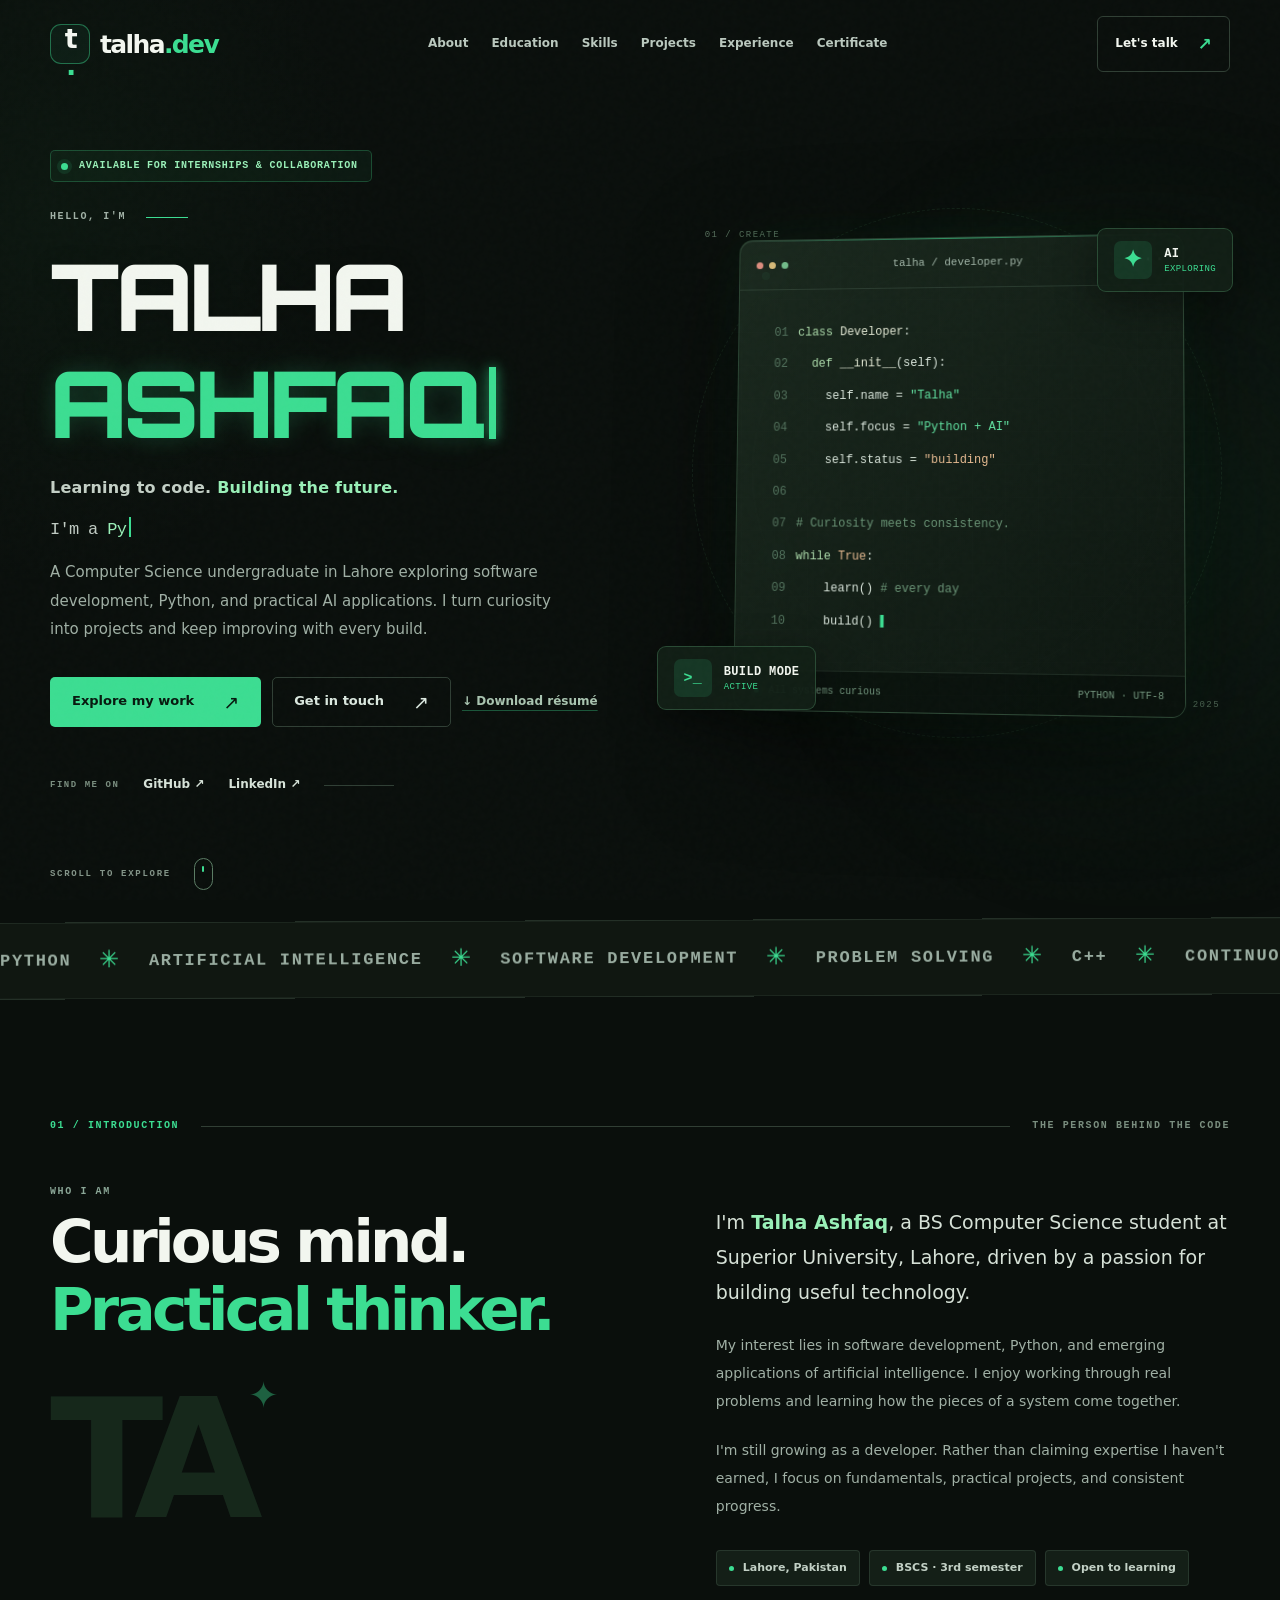
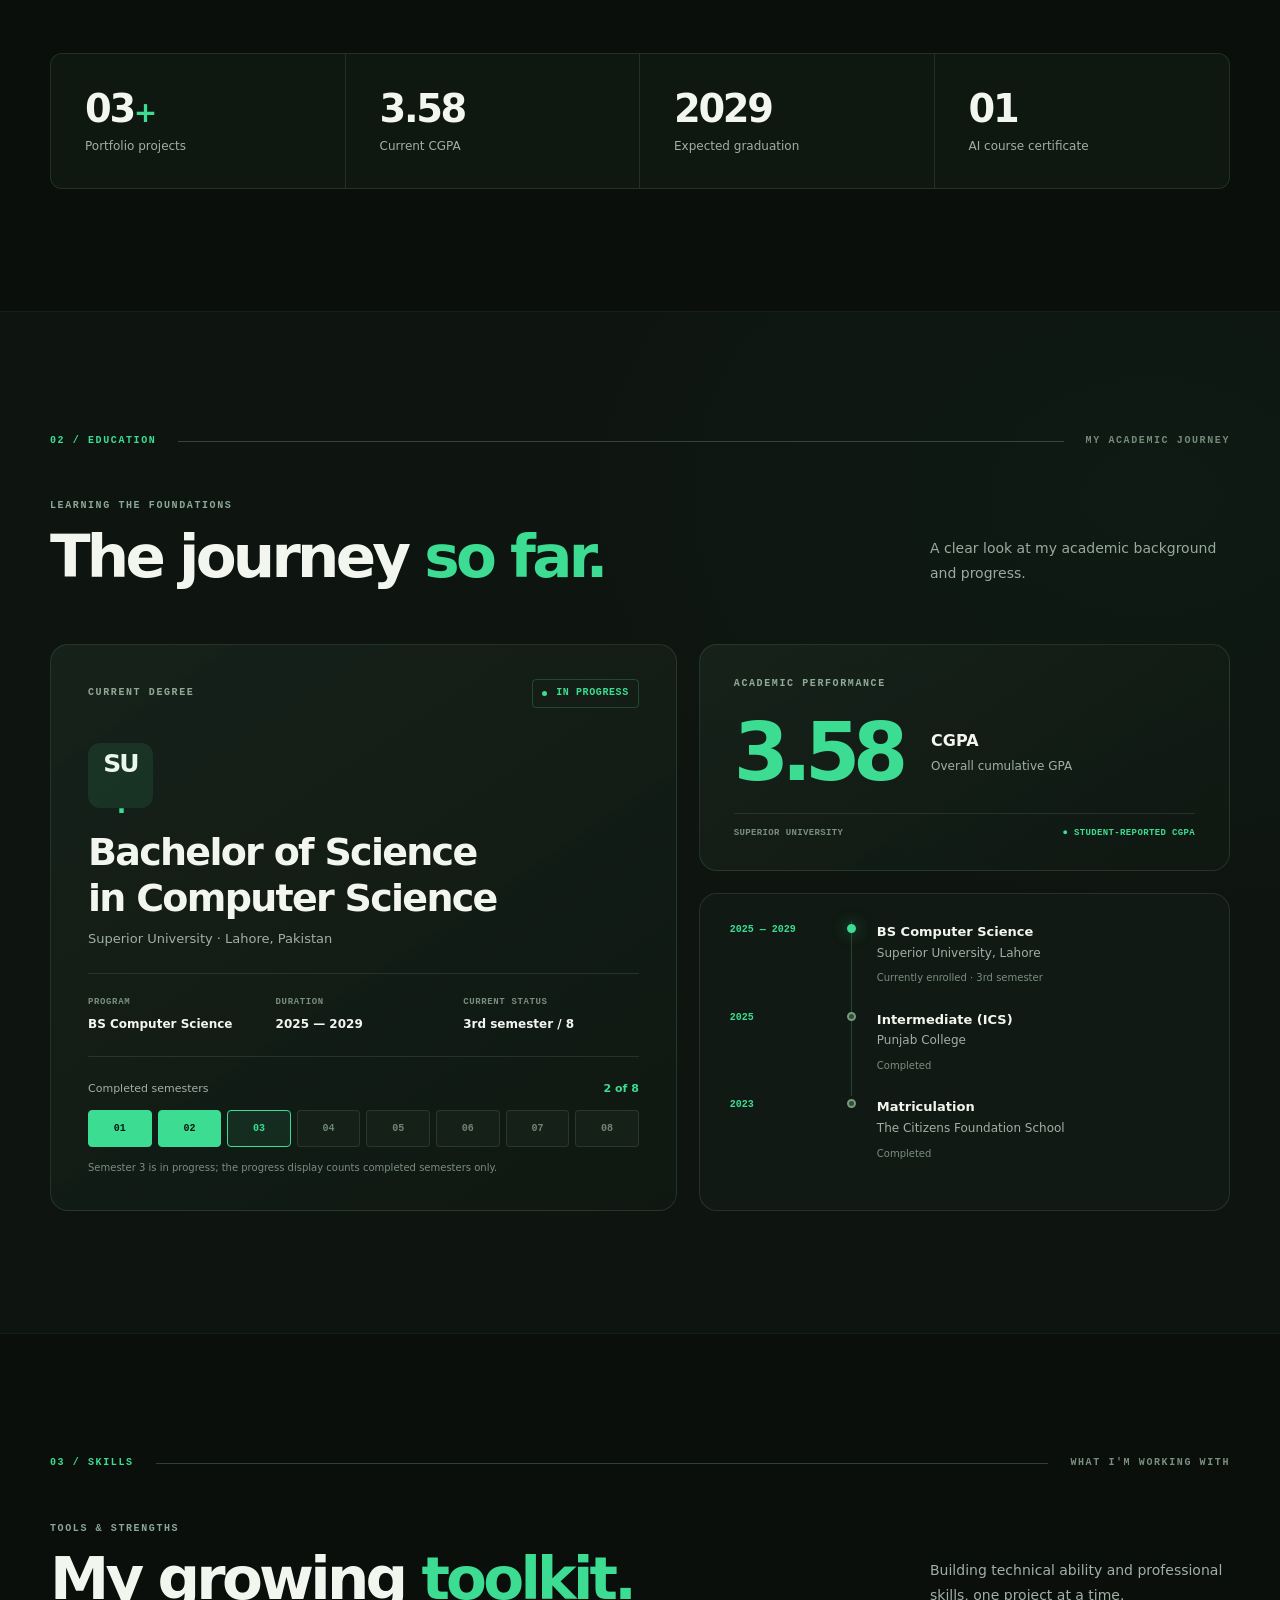
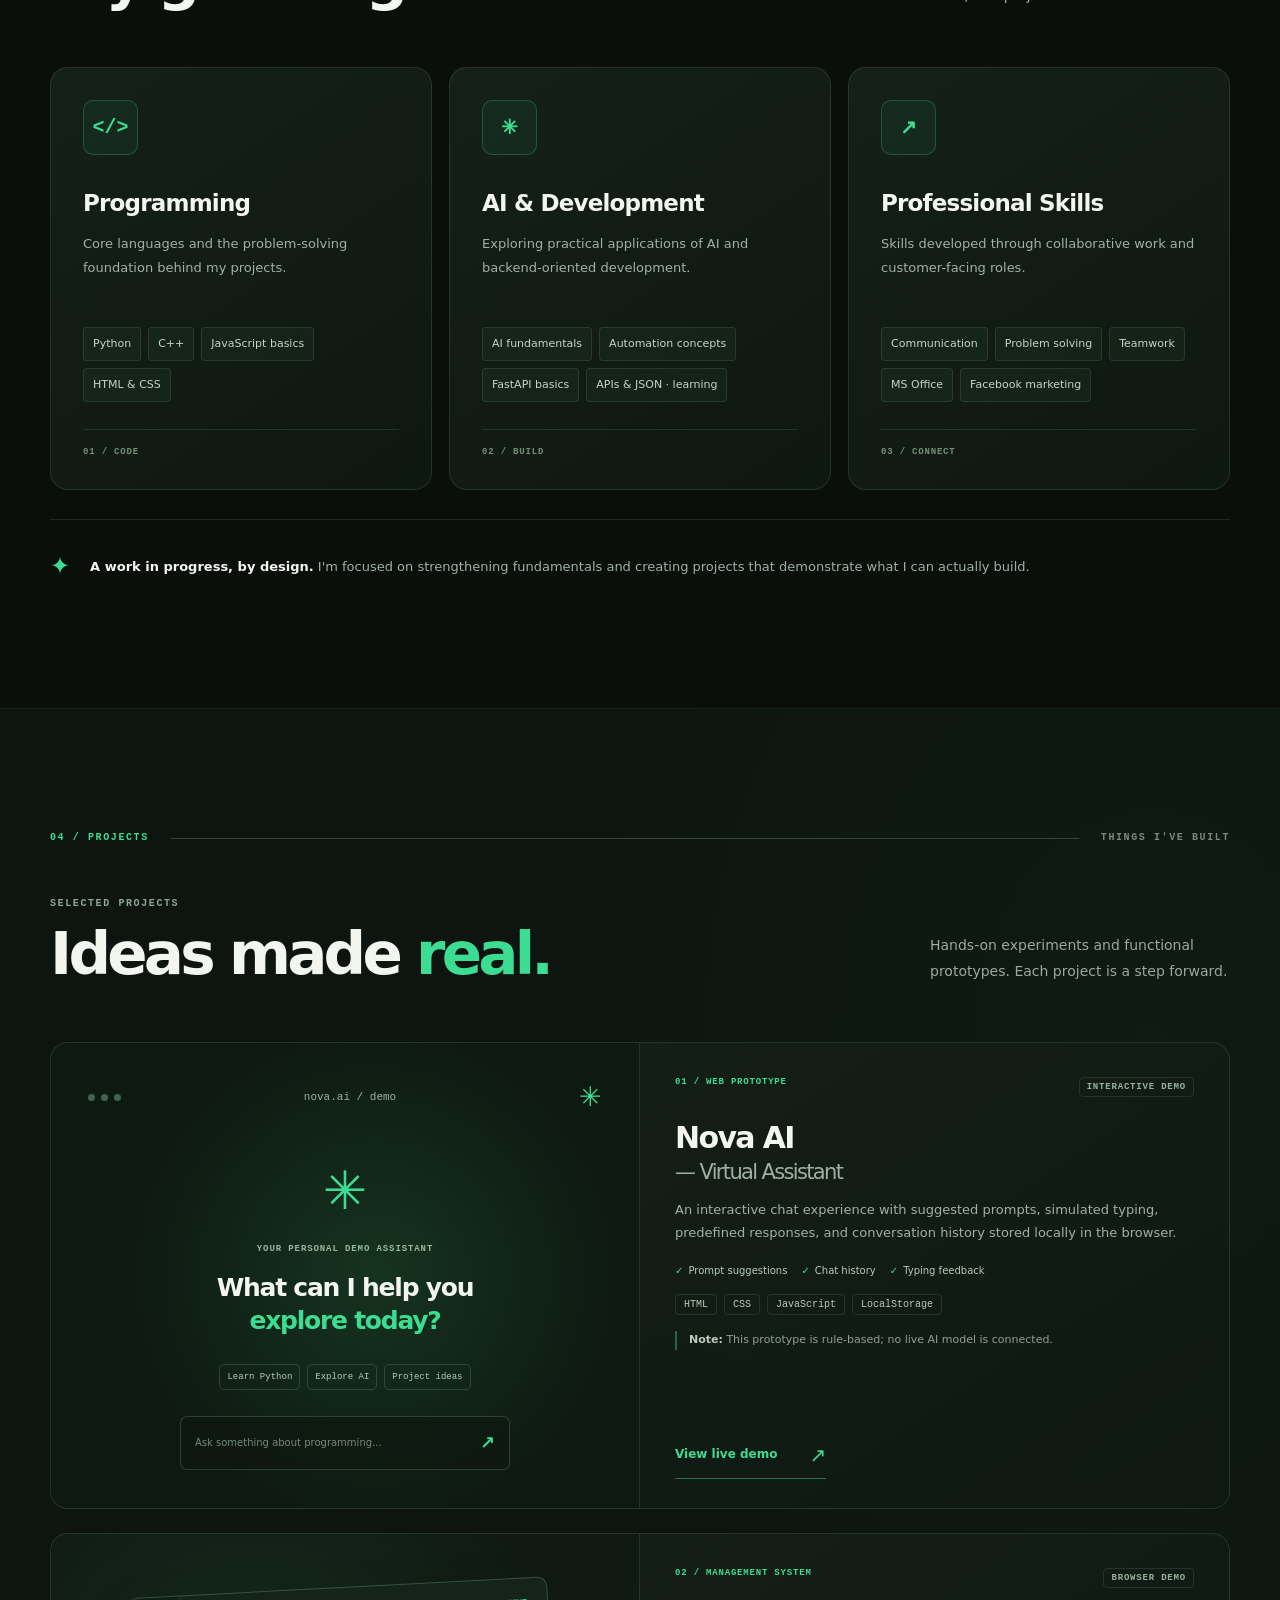
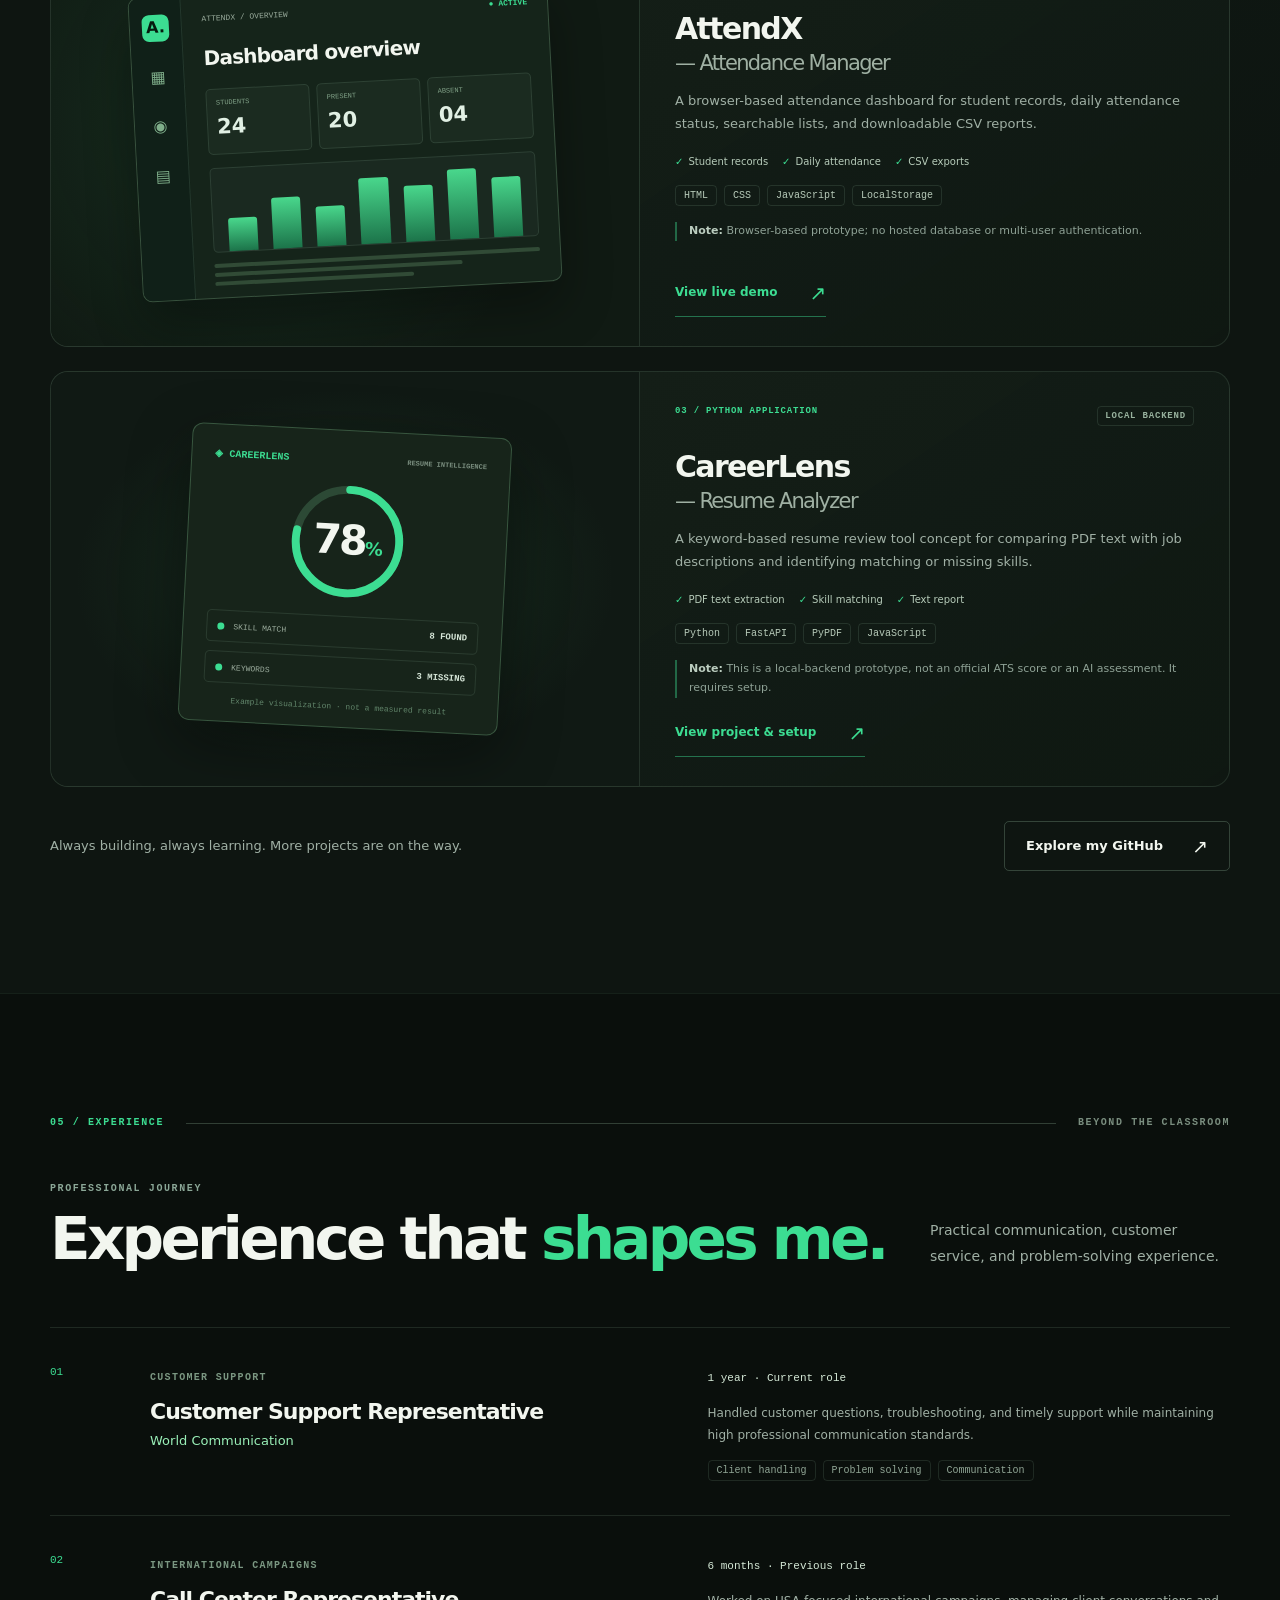
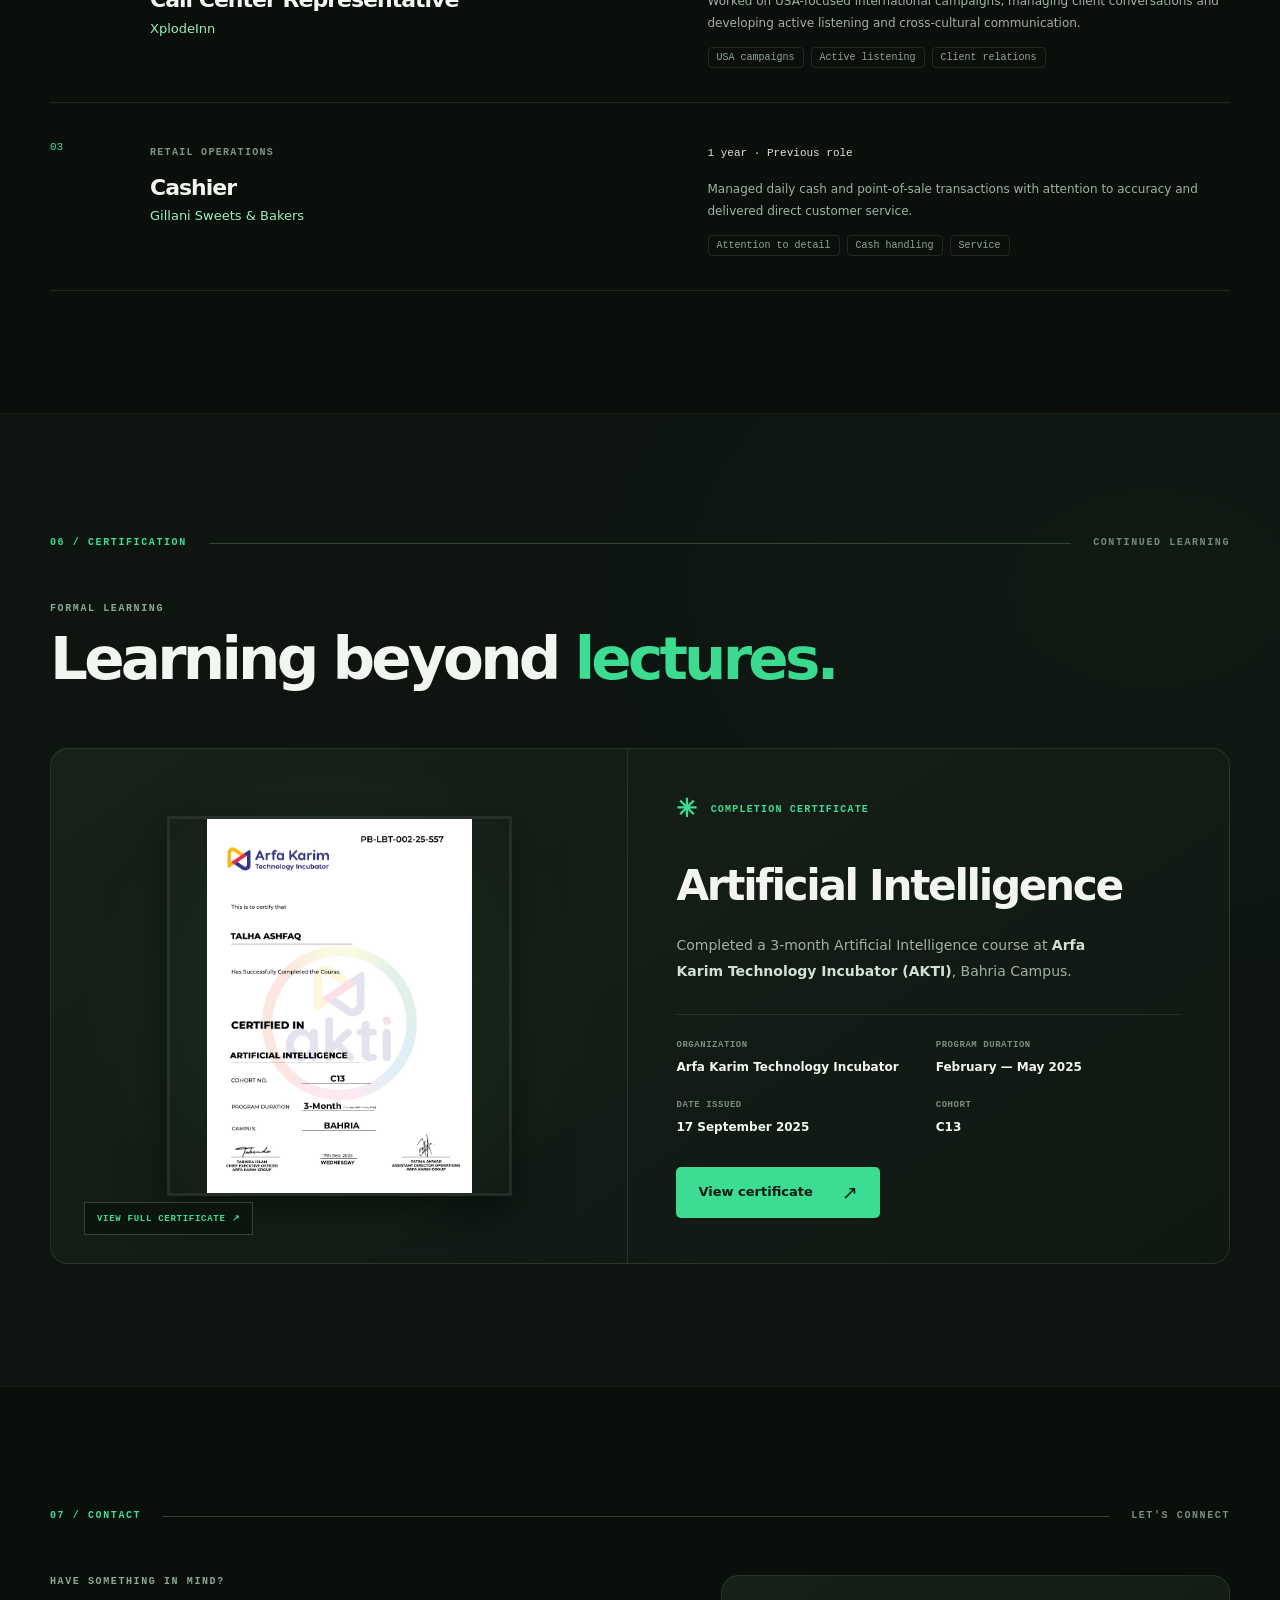
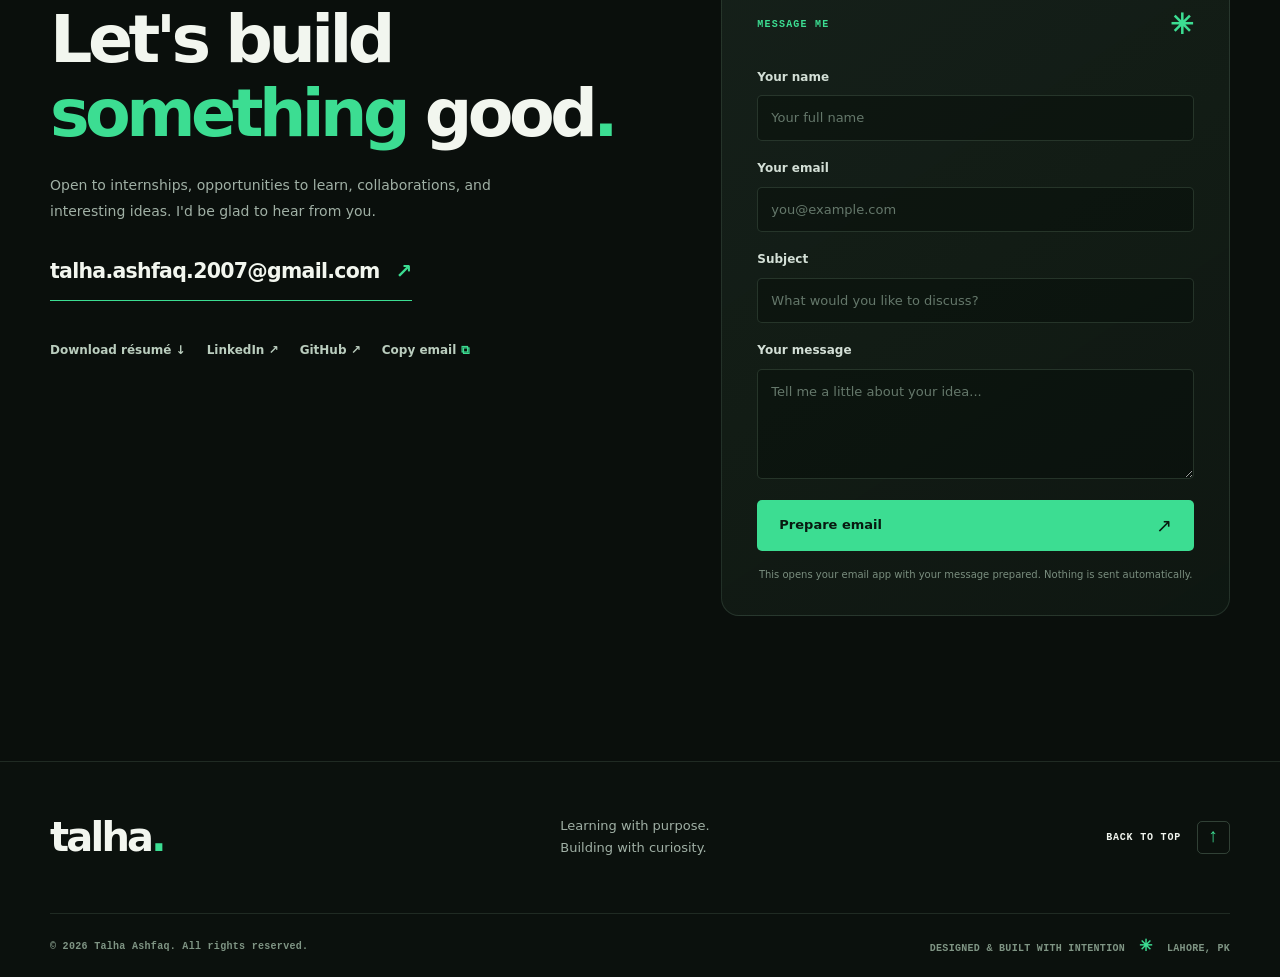
<file: index.html>
<!doctype html>
<html lang="en">
<head>
  <meta charset="UTF-8">
  <meta name="viewport" content="width=device-width, initial-scale=1.0">
  <meta name="theme-color" content="#0b100d">
  <meta name="description" content="Talha Ashfaq — computer science undergraduate, Python developer in progress, and AI enthusiast. Explore selected projects, skills, education, experience, and certifications.">
  <meta property="og:title" content="Talha Ashfaq — Developer Portfolio">
  <meta property="og:description" content="Learning with purpose. Building things that matter. Explore my projects and journey in software development and AI.">
  <meta property="og:type" content="website">
  <link rel="icon" href="assets/favicon.svg" type="image/svg+xml">
  <link rel="preconnect" href="https://fonts.googleapis.com">
  <link rel="preconnect" href="https://fonts.gstatic.com" crossorigin>
  <link href="https://fonts.googleapis.com/css2?family=Orbitron:wght@600;700;800;900&display=swap" rel="stylesheet">
  <link rel="stylesheet" href="style.css">
  <script src="script.js" defer></script>
  <title>Talha Ashfaq | Software Developer & AI Enthusiast</title>
</head>
<body>
  <a class="skip-link" href="#main">Skip to content</a>
  <div class="scroll-progress" aria-hidden="true"></div>
  <div class="grain" aria-hidden="true"></div>
  <header class="site-header" id="top">
    <nav class="nav shell" aria-label="Main navigation">
      <a class="logo" href="#home" aria-label="Talha Ashfaq, go to homepage"><span class="logo-glyph">t<span>.</span></span><span class="logo-label">talha<span class="logo-full">.dev</span></span></a>
      <div class="nav-links" id="nav-links">
        <a href="#about">About</a><a href="#education">Education</a><a href="#skills">Skills</a><a href="#projects">Projects</a><a href="#experience">Experience</a><a href="#certification">Certificate</a>
      </div>
      <a class="nav-contact" href="#contact">Let's talk <span aria-hidden="true">↗</span></a>
      <button class="menu-toggle" type="button" aria-label="Open navigation menu" aria-controls="nav-links" aria-expanded="false"><span></span><span></span><span></span></button>
    </nav>
  </header>

  <main id="main">
    <section class="hero shell" id="home" aria-labelledby="hero-title">
      <div class="hero-aura" aria-hidden="true"></div>
      <div class="hero-copy">
        <div class="eyebrow-pill"><span class="live-dot"></span> AVAILABLE FOR INTERNSHIPS & COLLABORATION</div>
        <p class="hero-overline">HELLO, I'M <span class="arrow-line" aria-hidden="true"></span></p>
        <h1 class="hero-name" id="hero-title" aria-label="Talha Ashfaq">
          <span class="name-line is-typing" id="first-name-line" aria-hidden="true"><span class="name-word" id="hero-first-name">TALHA</span><span class="name-typing-caret"></span></span>
          <span class="name-line name-line--accent" id="last-name-line" aria-hidden="true"><span class="name-word" id="hero-last-name">ASHFAQ</span><span class="name-typing-caret"></span></span>
        </h1>
        <p class="hero-motto">Learning to code. <span>Building the future.</span></p>
        <p class="hero-role">I'm a <span id="type-target">Computer Science Student</span><span class="typing-cursor" aria-hidden="true"></span></p>
        <p class="hero-desc">A Computer Science undergraduate in Lahore exploring software development, Python, and practical AI applications. I turn curiosity into projects and keep improving with every build.</p>
        <div class="hero-actions">
          <a class="btn btn-primary" href="#projects">Explore my work <span aria-hidden="true">↗</span></a>
          <a class="btn btn-quiet" href="#contact">Get in touch <span aria-hidden="true">↗</span></a><a class="hero-resume" href="assets/Talha-Ashfaq-Resume.pdf" download>↓ Download résumé</a>
        </div>
        <div class="hero-socials"><span>FIND ME ON</span><a href="https://github.com/talhaashfaq2007-max" target="_blank" rel="noopener noreferrer">GitHub ↗</a><a href="https://www.linkedin.com/in/talha-ashfaq231/" target="_blank" rel="noopener noreferrer">LinkedIn ↗</a><span class="hero-social-line"></span></div>
      </div>
      <div class="hero-art" aria-label="Decorative developer workstation visual">
        <div class="art-grid" aria-hidden="true"></div>
        <div class="orbit orbit-a" aria-hidden="true"></div><div class="orbit orbit-b" aria-hidden="true"></div>
        <div class="floating-badge badge-top" aria-hidden="true"><span class="badge-symbol">✦</span><span>AI <small>EXPLORING</small></span></div>
        <div class="floating-badge badge-bottom" aria-hidden="true"><span class="badge-symbol terminal-arrow">&gt;_</span><span>BUILD MODE <small>ACTIVE</small></span></div>
        <div class="terminal-card" data-tilt>
          <div class="terminal-top"><div class="window-dots"><i></i><i></i><i></i></div><span>talha / developer.py</span><span class="terminal-more">···</span></div>
          <div class="terminal-body" aria-hidden="true">
            <div><span class="line-no">01</span><span class="code-key">class</span> <span class="code-type">Developer</span>:</div>
            <div><span class="line-no">02</span>  <span class="code-key">def</span> <span class="code-func">__init__</span>(self):</div>
            <div><span class="line-no">03</span>    self.name = <span class="code-string">"Talha"</span></div>
            <div><span class="line-no">04</span>    self.focus = <span class="code-string">"Python + AI"</span></div>
            <div><span class="line-no">05</span>    self.status = <span class="code-bool">"building"</span></div>
            <div><span class="line-no">06</span></div>
            <div><span class="line-no">07</span><span class="code-comment"># Curiosity meets consistency.</span></div>
            <div><span class="line-no">08</span><span class="code-key">while</span> <span class="code-bool">True</span>:</div>
            <div><span class="line-no">09</span>    learn() <span class="code-comment"># every day</span></div>
            <div><span class="line-no">10</span>    build() <span class="cursor-block">▌</span></div>
          </div>
          <div class="terminal-footer"><span><i class="pulse-dot"></i> All systems curious</span><span>PYTHON · UTF-8</span></div>
        </div>
        <div class="corner-label art-label-one" aria-hidden="true">01 / CREATE</div><div class="corner-label art-label-two" aria-hidden="true">EST. 2025</div>
      </div>
      <a class="scroll-indicator" href="#about" aria-label="Scroll to about section"><span>SCROLL TO EXPLORE</span><span class="scroll-mouse"><i></i></span></a>
    </section>

    <div class="marquee-wrap" aria-hidden="true"><div class="marquee-track"><span>PYTHON <b>✳</b> ARTIFICIAL INTELLIGENCE <b>✳</b> SOFTWARE DEVELOPMENT <b>✳</b> PROBLEM SOLVING <b>✳</b> C++ <b>✳</b> CONTINUOUS LEARNING <b>✳</b></span><span>PYTHON <b>✳</b> ARTIFICIAL INTELLIGENCE <b>✳</b> SOFTWARE DEVELOPMENT <b>✳</b> PROBLEM SOLVING <b>✳</b> C++ <b>✳</b> CONTINUOUS LEARNING <b>✳</b></span></div></div>

    <section class="section shell" id="about" aria-labelledby="about-title">
      <div class="section-top reveal"><span class="section-index">01 / INTRODUCTION</span><span class="section-hairline"></span><span class="section-meta">THE PERSON BEHIND THE CODE</span></div>
      <div class="about-grid">
        <div class="section-heading reveal"><p class="eyebrow">WHO I AM</p><h2 id="about-title">Curious mind.<br><span class="ink-accent">Practical thinker.</span></h2><div class="about-monogram" aria-hidden="true"><span>TA<span class="monogram-spark">✦</span></span></div></div>
        <div class="about-text reveal delay-1"><p class="lead">I'm <strong>Talha Ashfaq</strong>, a BS Computer Science student at Superior University, Lahore, driven by a passion for building useful technology.</p><p>My interest lies in software development, Python, and emerging applications of artificial intelligence. I enjoy working through real problems and learning how the pieces of a system come together.</p><p>I'm still growing as a developer. Rather than claiming expertise I haven't earned, I focus on fundamentals, practical projects, and consistent progress.</p><div class="about-tags"><span><span class="mini-dot"></span> Lahore, Pakistan</span><span><span class="mini-dot"></span> BSCS · 3rd semester</span><span><span class="mini-dot"></span> Open to learning</span></div></div>
      </div>
      <div class="stats-grid reveal"><article class="stat"><span class="stat-big">03<span class="symbol">+</span></span><span>Portfolio projects</span></article><article class="stat"><span class="stat-big">3.58</span><span>Current CGPA</span></article><article class="stat"><span class="stat-big">2029</span><span>Expected graduation</span></article><article class="stat"><span class="stat-big">01</span><span>AI course certificate</span></article></div>
    </section>

    <section class="section section-depth" id="education" aria-labelledby="education-title"><div class="shell">
      <div class="section-top reveal"><span class="section-index">02 / EDUCATION</span><span class="section-hairline"></span><span class="section-meta">MY ACADEMIC JOURNEY</span></div>
      <div class="section-heading heading-row reveal"><div><p class="eyebrow">LEARNING THE FOUNDATIONS</p><h2 id="education-title">The journey <span class="ink-accent">so far.</span></h2></div><p class="heading-note">A clear look at my academic background and progress.</p></div>
      <div class="education-layout"><article class="degree-feature surface reveal" data-spotlight><div class="feature-top"><span class="small-label">CURRENT DEGREE</span><span class="status-badge"><i></i> IN PROGRESS</span></div><div class="degree-logo">SU<span>.</span></div><h3>Bachelor of Science<br>in Computer Science</h3><p>Superior University · Lahore, Pakistan</p><div class="degree-info"><div><span>PROGRAM</span><strong>BS Computer Science</strong></div><div><span>DURATION</span><strong>2025 — 2029</strong></div><div><span>CURRENT STATUS</span><strong>3rd semester / 8</strong></div></div><div class="semester-header"><span>Completed semesters</span><strong>2 of 8</strong></div><div class="semesters" role="img" aria-label="Semesters 1 and 2 completed, semester 3 currently in progress, 4 to 8 upcoming"><span class="done">01</span><span class="done">02</span><span class="current">03</span><span>04</span><span>05</span><span>06</span><span>07</span><span>08</span></div><p class="microcopy">Semester 3 is in progress; the progress display counts completed semesters only.</p></article>
      <div class="edu-right"><article class="cgpa-card surface reveal delay-1" data-spotlight><div class="small-label">ACADEMIC PERFORMANCE</div><div class="cgpa-flex"><strong class="cgpa-number">3.58</strong><div><span class="cgpa-label">CGPA</span><small>Overall cumulative GPA</small></div></div><div class="cgpa-bottom"><span>SUPERIOR UNIVERSITY</span><span>● STUDENT-REPORTED CGPA</span></div></article><div class="edu-timeline reveal delay-2"><article class="edu-step"><div class="step-year">2025 — 2029</div><div class="step-content"><span class="step-dot active"></span><h4>BS Computer Science</h4><p>Superior University, Lahore</p><small>Currently enrolled · 3rd semester</small></div></article><article class="edu-step"><div class="step-year">2025</div><div class="step-content"><span class="step-dot"></span><h4>Intermediate (ICS)</h4><p>Punjab College</p><small>Completed</small></div></article><article class="edu-step"><div class="step-year">2023</div><div class="step-content"><span class="step-dot"></span><h4>Matriculation</h4><p>The Citizens Foundation School</p><small>Completed</small></div></article></div></div></div>
    </div></section>

    <section class="section shell" id="skills" aria-labelledby="skills-title"><div class="section-top reveal"><span class="section-index">03 / SKILLS</span><span class="section-hairline"></span><span class="section-meta">WHAT I'M WORKING WITH</span></div><div class="section-heading heading-row reveal"><div><p class="eyebrow">TOOLS & STRENGTHS</p><h2 id="skills-title">My growing <span class="ink-accent">toolkit.</span></h2></div><p class="heading-note">Building technical ability and professional skills, one project at a time.</p></div>
      <div class="skills-grid"><article class="skill-card surface reveal" data-spotlight><div class="skill-icon">&lt;/&gt;</div><h3>Programming</h3><p>Core languages and the problem-solving foundation behind my projects.</p><div class="skill-pills"><span>Python</span><span>C++</span><span>JavaScript basics</span><span>HTML & CSS</span></div><div class="skill-card-index">01 / CODE</div></article><article class="skill-card surface reveal delay-1" data-spotlight><div class="skill-icon">✳</div><h3>AI & Development</h3><p>Exploring practical applications of AI and backend-oriented development.</p><div class="skill-pills"><span>AI fundamentals</span><span>Automation concepts</span><span>FastAPI basics</span><span>APIs & JSON · learning</span></div><div class="skill-card-index">02 / BUILD</div></article><article class="skill-card surface reveal delay-2" data-spotlight><div class="skill-icon">↗</div><h3>Professional Skills</h3><p>Skills developed through collaborative work and customer-facing roles.</p><div class="skill-pills"><span>Communication</span><span>Problem solving</span><span>Teamwork</span><span>MS Office</span><span>Facebook marketing</span></div><div class="skill-card-index">03 / CONNECT</div></article></div>
      <div class="skills-footer reveal"><span class="micro-star">✦</span><p><strong>A work in progress, by design.</strong> I'm focused on strengthening fundamentals and creating projects that demonstrate what I can actually build.</p></div>
    </section>

    <section class="section section-depth" id="projects" aria-labelledby="projects-title"><div class="shell"><div class="section-top reveal"><span class="section-index">04 / PROJECTS</span><span class="section-hairline"></span><span class="section-meta">THINGS I'VE BUILT</span></div><div class="section-heading heading-row reveal"><div><p class="eyebrow">SELECTED PROJECTS</p><h2 id="projects-title">Ideas made <span class="ink-accent">real.</span></h2></div><p class="heading-note">Hands-on experiments and functional prototypes. Each project is a step forward.</p></div>
      <div class="projects-list">
      <article class="project-card surface reveal" data-spotlight><div class="project-visual visual-nova"><div class="project-visual-top"><span class="fake-dots"><i></i><i></i><i></i></span><span>nova.ai / demo</span><span>✳</span></div><div class="nova-body"><div class="nova-mark">✳</div><span>YOUR PERSONAL DEMO ASSISTANT</span><strong>What can I help you<br><em>explore today?</em></strong><div class="nova-chips"><span>Learn Python</span><span>Explore AI</span><span>Project ideas</span></div><div class="nova-input">Ask something about programming... <b>↗</b></div></div></div><div class="project-details"><div class="project-topline"><span>01 / WEB PROTOTYPE</span><span class="project-status">INTERACTIVE DEMO</span></div><h3>Nova AI <span class="project-subname">— Virtual Assistant</span></h3><p>An interactive chat experience with suggested prompts, simulated typing, predefined responses, and conversation history stored locally in the browser.</p><div class="project-features"><span>Prompt suggestions</span><span>Chat history</span><span>Typing feedback</span></div><div class="project-tech"><span>HTML</span><span>CSS</span><span>JavaScript</span><span>LocalStorage</span></div><p class="project-caveat"><strong>Note:</strong> This prototype is rule-based; no live AI model is connected.</p><a class="text-link" href="projects/nova-ai/index.html">View live demo <span>↗</span></a></div></article>
      <article class="project-card surface reveal" data-spotlight><div class="project-visual visual-attend"><div class="attend-preview"><div class="attend-rail"><b>A.</b><span>▦</span><span>◉</span><span>▤</span></div><div class="attend-main"><div class="attend-head"><span>ATTENDX / OVERVIEW</span><b>● ACTIVE</b></div><h4>Dashboard overview</h4><div class="attend-stats"><div><small>STUDENTS</small><b>24</b></div><div><small>PRESENT</small><b>20</b></div><div><small>ABSENT</small><b>04</b></div></div><div class="attend-chart"><i style="height:45%"></i><i style="height:70%"></i><i style="height:55%"></i><i style="height:90%"></i><i style="height:76%"></i><i style="height:95%"></i><i style="height:82%"></i></div><div class="attend-table"><span></span><span></span><span></span></div></div></div></div><div class="project-details"><div class="project-topline"><span>02 / MANAGEMENT SYSTEM</span><span class="project-status">BROWSER DEMO</span></div><h3>AttendX <span class="project-subname">— Attendance Manager</span></h3><p>A browser-based attendance dashboard for student records, daily attendance status, searchable lists, and downloadable CSV reports.</p><div class="project-features"><span>Student records</span><span>Daily attendance</span><span>CSV exports</span></div><div class="project-tech"><span>HTML</span><span>CSS</span><span>JavaScript</span><span>LocalStorage</span></div><p class="project-caveat"><strong>Note:</strong> Browser-based prototype; no hosted database or multi-user authentication.</p><a class="text-link" href="smart-attendance-system/index.html">View live demo <span>↗</span></a></div></article>
      <article class="project-card surface reveal" data-spotlight><div class="project-visual visual-career"><div class="career-preview"><div class="career-top"><span>◈ CAREERLENS</span><small>RESUME INTELLIGENCE</small></div><div class="career-score"><svg viewBox="0 0 120 120" aria-hidden="true"><circle cx="60" cy="60" r="46"/><circle cx="60" cy="60" r="46"/></svg><strong>78<small>%</small></strong></div><div class="career-stats"><div><i></i><span>SKILL MATCH</span><b>8 FOUND</b></div><div><i></i><span>KEYWORDS</span><b>3 MISSING</b></div></div><div class="career-foot">Example visualization · not a measured result</div></div></div><div class="project-details"><div class="project-topline"><span>03 / PYTHON APPLICATION</span><span class="project-status">LOCAL BACKEND</span></div><h3>CareerLens <span class="project-subname">— Resume Analyzer</span></h3><p>A keyword-based resume review tool concept for comparing PDF text with job descriptions and identifying matching or missing skills.</p><div class="project-features"><span>PDF text extraction</span><span>Skill matching</span><span>Text report</span></div><div class="project-tech"><span>Python</span><span>FastAPI</span><span>PyPDF</span><span>JavaScript</span></div><p class="project-caveat"><strong>Note:</strong> This is a local-backend prototype, not an official ATS score or an AI assessment. It requires setup.</p><a class="text-link" href="projects/career-lens/index.html">View project & setup <span>↗</span></a></div></article>
      </div>
      <div class="project-end reveal"><p>Always building, always learning. More projects are on the way.</p><a class="btn btn-outline" href="https://github.com/talhaashfaq2007-max" target="_blank" rel="noopener noreferrer">Explore my GitHub <span aria-hidden="true">↗</span></a></div>
    </div></section>

    <section class="section shell" id="experience" aria-labelledby="experience-title"><div class="section-top reveal"><span class="section-index">05 / EXPERIENCE</span><span class="section-hairline"></span><span class="section-meta">BEYOND THE CLASSROOM</span></div><div class="section-heading heading-row reveal"><div><p class="eyebrow">PROFESSIONAL JOURNEY</p><h2 id="experience-title">Experience that <span class="ink-accent">shapes me.</span></h2></div><p class="heading-note">Practical communication, customer service, and problem-solving experience.</p></div><div class="work-list"><article class="work-item reveal"><div class="work-no">01</div><div class="work-left"><span class="work-category">CUSTOMER SUPPORT</span><h3>Customer Support Representative</h3><p>World Communication</p></div><div class="work-right"><span class="work-duration">1 year · Current role</span><p>Handled customer questions, troubleshooting, and timely support while maintaining high professional communication standards.</p><div class="work-tags"><span>Client handling</span><span>Problem solving</span><span>Communication</span></div></div></article><article class="work-item reveal"><div class="work-no">02</div><div class="work-left"><span class="work-category">INTERNATIONAL CAMPAIGNS</span><h3>Call Center Representative</h3><p>XplodeInn</p></div><div class="work-right"><span class="work-duration">6 months · Previous role</span><p>Worked on USA-focused international campaigns, managing client conversations and developing active listening and cross-cultural communication.</p><div class="work-tags"><span>USA campaigns</span><span>Active listening</span><span>Client relations</span></div></div></article><article class="work-item reveal"><div class="work-no">03</div><div class="work-left"><span class="work-category">RETAIL OPERATIONS</span><h3>Cashier</h3><p>Gillani Sweets & Bakers</p></div><div class="work-right"><span class="work-duration">1 year · Previous role</span><p>Managed daily cash and point-of-sale transactions with attention to accuracy and delivered direct customer service.</p><div class="work-tags"><span>Attention to detail</span><span>Cash handling</span><span>Service</span></div></div></article></div></section>

    <section class="section section-depth" id="certification" aria-labelledby="certification-title"><div class="shell"><div class="section-top reveal"><span class="section-index">06 / CERTIFICATION</span><span class="section-hairline"></span><span class="section-meta">CONTINUED LEARNING</span></div><div class="section-heading reveal"><p class="eyebrow">FORMAL LEARNING</p><h2 id="certification-title">Learning beyond <span class="ink-accent">lectures.</span></h2></div><div class="certificate-feature surface reveal" data-spotlight><a class="certificate-image" href="assets/Talha-Ashfaq-AI-Certificate.pdf" target="_blank" rel="noopener noreferrer" aria-label="Open full artificial intelligence certificate PDF"><img src="assets/certificate-preview.webp" alt="Artificial Intelligence course certificate awarded to Talha Ashfaq by Arfa Karim Technology Incubator" loading="lazy"><span class="certificate-zoom">VIEW FULL CERTIFICATE ↗</span></a><div class="certificate-details"><span class="cert-type"><span>✳</span> COMPLETION CERTIFICATE</span><h3>Artificial Intelligence</h3><p>Completed a 3-month Artificial Intelligence course at <strong>Arfa Karim Technology Incubator (AKTI)</strong>, Bahria Campus.</p><div class="cert-meta"><div><span>ORGANIZATION</span><strong>Arfa Karim Technology Incubator</strong></div><div><span>PROGRAM DURATION</span><strong>February — May 2025</strong></div><div><span>DATE ISSUED</span><strong>17 September 2025</strong></div><div><span>COHORT</span><strong>C13</strong></div></div><a class="btn btn-primary" href="assets/Talha-Ashfaq-AI-Certificate.pdf" target="_blank" rel="noopener noreferrer">View certificate <span>↗</span></a></div></div></div></section>

    <section class="section shell contact-section" id="contact" aria-labelledby="contact-title"><div class="section-top reveal"><span class="section-index">07 / CONTACT</span><span class="section-hairline"></span><span class="section-meta">LET'S CONNECT</span></div><div class="contact-grid"><div class="contact-left reveal"><p class="eyebrow">HAVE SOMETHING IN MIND?</p><h2 id="contact-title">Let's build<br><span class="ink-accent">something</span> good<span class="contact-period">.</span></h2><p>Open to internships, opportunities to learn, collaborations, and interesting ideas. I'd be glad to hear from you.</p><a class="contact-email" href="mailto:talha.ashfaq.2007@gmail.com">talha.ashfaq.2007@gmail.com <span>↗</span></a><div class="contact-links"><a class="contact-resume" href="assets/Talha-Ashfaq-Resume.pdf" download>Download résumé ↓</a><a href="https://www.linkedin.com/in/talha-ashfaq231/" target="_blank" rel="noopener noreferrer">LinkedIn ↗</a><a href="https://github.com/talhaashfaq2007-max" target="_blank" rel="noopener noreferrer">GitHub ↗</a><button class="copy-email" id="copy-email" type="button">Copy email <span aria-hidden="true">⧉</span></button></div></div><form class="contact-form surface reveal delay-1" id="contact-form"><div class="form-top"><span>MESSAGE ME</span><span class="form-flower">✳</span></div><label for="sender-name">Your name</label><input id="sender-name" name="name" type="text" placeholder="Your full name" autocomplete="name" maxlength="100" required><label for="sender-email">Your email</label><input id="sender-email" name="email" type="email" placeholder="you@example.com" autocomplete="email" maxlength="180" required><label for="subject">Subject</label><input id="subject" name="subject" type="text" placeholder="What would you like to discuss?" maxlength="160" required><label for="message">Your message</label><textarea id="message" name="message" rows="4" placeholder="Tell me a little about your idea..." maxlength="4000" required></textarea><button class="btn btn-primary form-submit" type="submit">Prepare email <span aria-hidden="true">↗</span></button><p class="form-note">This opens your email app with your message prepared. Nothing is sent automatically.</p></form></div></section>
  </main>
  <footer class="footer"><div class="shell footer-top"><a class="footer-logo" href="#home">talha<span>.</span></a><p>Learning with purpose.<br>Building with curiosity.</p><a class="back-to-top" href="#home">BACK TO TOP <span>↑</span></a></div><div class="shell footer-bottom"><span>© <span id="current-year">2026</span> Talha Ashfaq. All rights reserved.</span><span>DESIGNED & BUILT WITH INTENTION <b>✳</b> LAHORE, PK</span></div></footer>
</body>
</html>
</file>
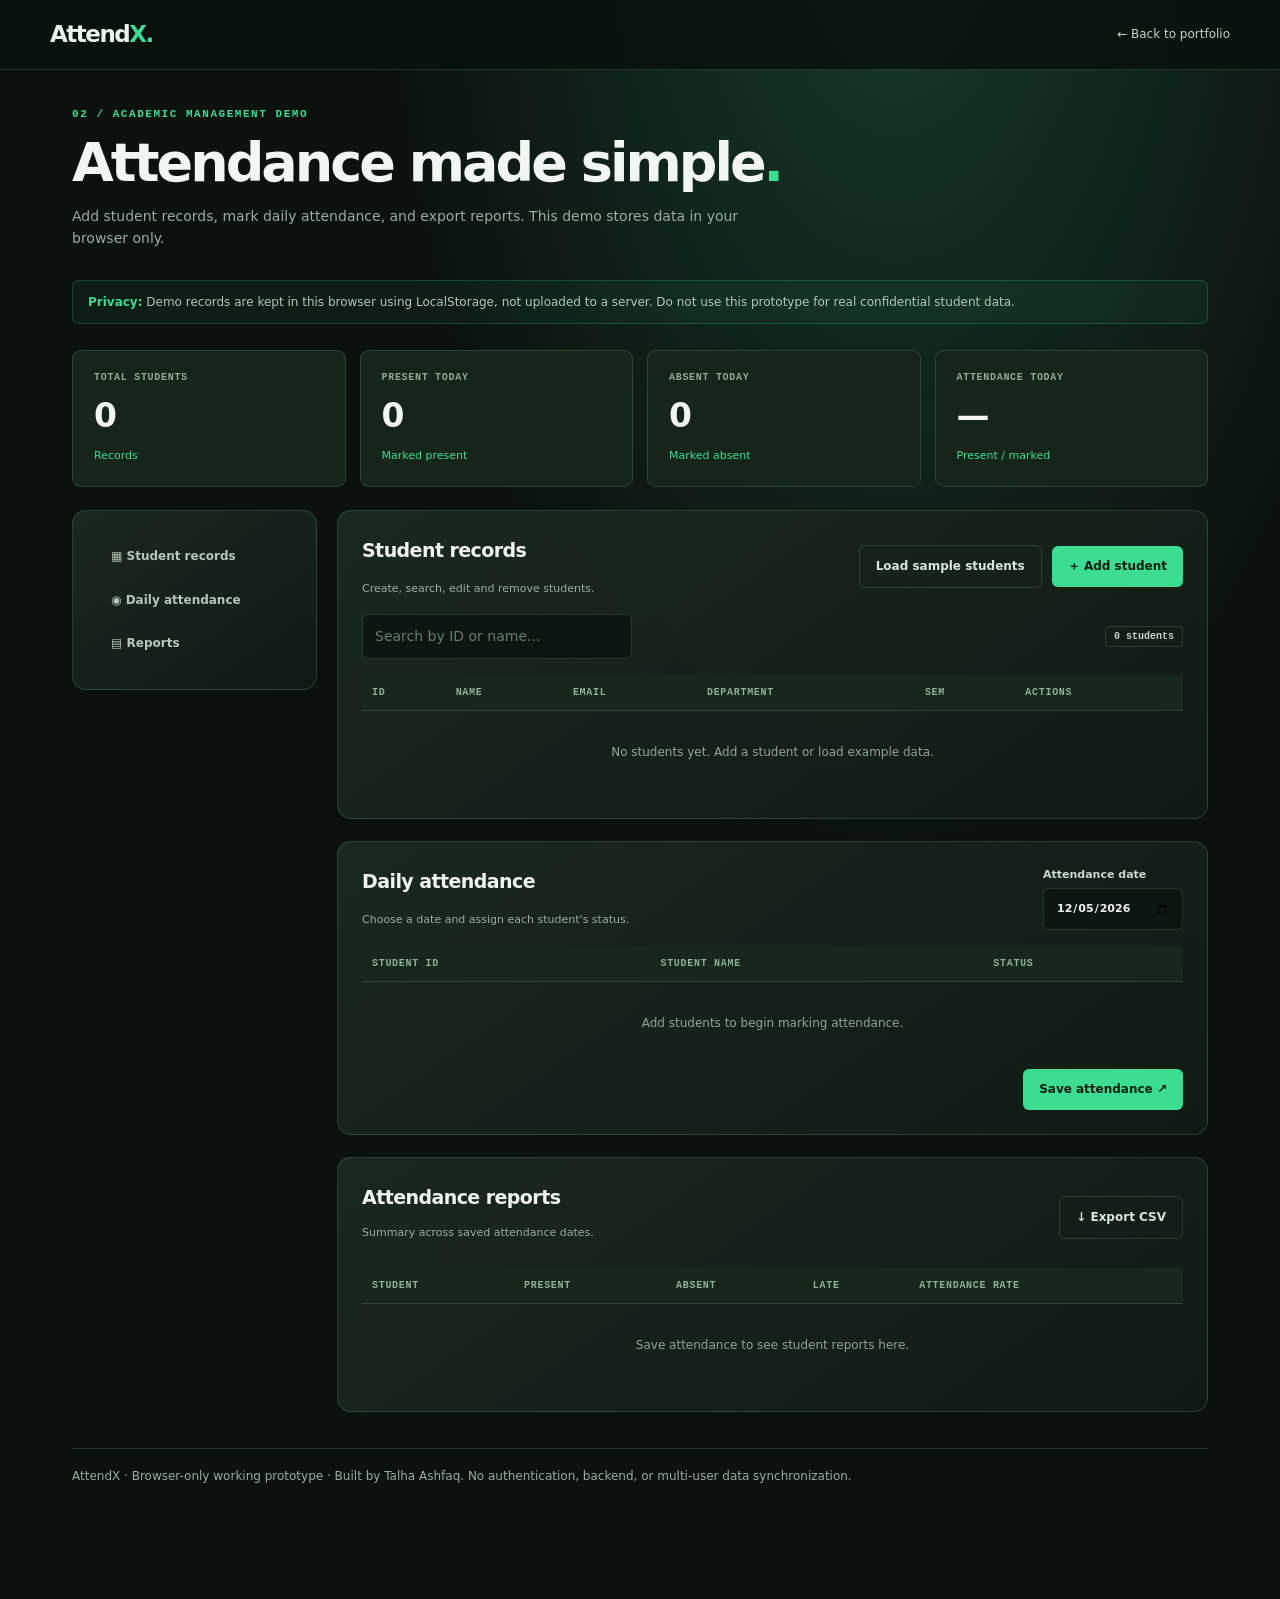
<file: smart-attendance-system/index.html>
<!doctype html><html lang="en"><head><meta charset="utf-8"><meta name="viewport" content="width=device-width,initial-scale=1"><meta name="theme-color" content="#0b110d"><title>AttendX · Attendance Demo | Talha Ashfaq</title><link rel="stylesheet" href="../assets/demo.css"><style>
.dashboard-metrics{display:grid;grid-template-columns:repeat(4,1fr);gap:14px;margin-bottom:23px}.metric{border:1px solid var(--line);border-radius:9px;background:#16251a;padding:21px}.metric small{display:block;color:#8eac94;letter-spacing:.07em;font:700 10px Consolas,monospace}.metric strong{display:block;font-size:33px;letter-spacing:-.05em;margin-top:7px}.metric em{font-size:11px;color:var(--green);font-style:normal}.layout{display:grid;grid-template-columns:245px 1fr;gap:20px}.side{align-self:start;position:sticky;top:15px}.side a{display:block;color:#b5c7b9;padding:12px 14px;border-radius:6px;font-weight:600;font-size:12px}.side a:hover{background:#203524;color:var(--green);text-decoration:none}.workspace{display:grid;gap:22px;min-width:0}.workspace .panel{scroll-margin-top:20px}.toolbar{display:flex;justify-content:space-between;align-items:center;gap:12px;flex-wrap:wrap;margin-bottom:16px}.toolbar .input{max-width:270px}.actions{display:flex;gap:6px;white-space:nowrap}.actions button{font-size:10px;padding:5px 7px}.attendance-control{min-width:110px;background:#111c14;border:1px solid var(--line);color:#def2e2;padding:7px;border-radius:5px}.empty{font-size:12px;color:#8ea693;padding:20px;text-align:center}.form-wrap{padding:19px;background:#132117;border:1px solid var(--line);border-radius:9px;margin:16px 0}.subrow{display:flex;justify-content:space-between;align-items:center;gap:8px;margin-bottom:13px}.subrow h3{margin:0}.report-legend{color:var(--muted);font-size:11px}@media(max-width:830px){.layout{grid-template-columns:1fr}.side{position:static;display:flex;gap:4px;overflow:auto}.side a{white-space:nowrap;padding:8px 10px}.dashboard-metrics{grid-template-columns:repeat(2,1fr)}}@media(max-width:450px){.metric{padding:14px}.metric strong{font-size:26px}.dashboard-metrics{gap:8px}.toolbar .input{max-width:none}}
</style></head><body><header class="topbar"><a class="wordmark" href="../index.html#projects">Attend<span>X.</span></a><a class="back" href="../index.html#projects">← Back to portfolio</a></header><main class="app-wrap"><p class="eyebrow">02 / ACADEMIC MANAGEMENT DEMO</p><h1 class="page-title">Attendance made simple<span style="color:var(--green)">.</span></h1><p class="page-description">Add student records, mark daily attendance, and export reports. This demo stores data in your browser only.</p><p class="notice" style="margin-bottom:26px"><strong>Privacy:</strong> Demo records are kept in this browser using LocalStorage, not uploaded to a server. Do not use this prototype for real confidential student data.</p><div class="dashboard-metrics"><div class="metric"><small>TOTAL STUDENTS</small><strong id="total">0</strong><em>Records</em></div><div class="metric"><small>PRESENT TODAY</small><strong id="present">0</strong><em>Marked present</em></div><div class="metric"><small>ABSENT TODAY</small><strong id="absent">0</strong><em>Marked absent</em></div><div class="metric"><small>ATTENDANCE TODAY</small><strong id="rate">—</strong><em>Present / marked</em></div></div><div class="layout"><aside class="side panel" aria-label="Dashboard navigation"><a href="#students">▦ Student records</a><a href="#attendance">◉ Daily attendance</a><a href="#reports">▤ Reports</a></aside><div class="workspace"><section id="students" class="panel"><div class="toolbar"><div><h2 class="subhead">Student records</h2><span class="muted small">Create, search, edit and remove students.</span></div><div class="row"><button class="btn btn-outline" type="button" id="sample">Load sample students</button><button class="btn" type="button" id="add">＋ Add student</button></div></div><form id="student-form" class="form-wrap hide"><div class="subrow"><h3 class="subhead" id="form-title">Add a student</h3><button class="btn btn-outline" type="button" id="cancel">Cancel</button></div><div class="fields"><div><label for="sid">Student ID *</label><input id="sid" class="input" maxlength="24" required></div><div><label for="sname">Full name *</label><input id="sname" class="input" maxlength="90" required></div><div><label for="semail">Email</label><input id="semail" class="input" type="email" maxlength="150"></div><div><label for="dept">Department</label><input id="dept" class="input" maxlength="75" placeholder="Computer Science"></div><div><label for="semester">Semester</label><select id="semester" class="input"><option value="1">1</option><option value="2">2</option><option value="3">3</option><option value="4">4</option><option value="5">5</option><option value="6">6</option><option value="7">7</option><option value="8">8</option></select></div><div style="align-self:end"><button class="btn" type="submit" style="width:100%">Save student</button></div></div></form><div class="toolbar"><input id="search" class="input" type="search" placeholder="Search by ID or name..." aria-label="Search students"><span class="tag" id="count">0 students</span></div><div class="table-wrap"><table><thead><tr><th>ID</th><th>NAME</th><th>EMAIL</th><th>DEPARTMENT</th><th>SEM</th><th>ACTIONS</th></tr></thead><tbody id="student-rows"></tbody></table></div><p id="empty-students" class="empty">No students yet. Add a student or load example data.</p></section><section id="attendance" class="panel"><div class="toolbar"><div><h2 class="subhead">Daily attendance</h2><span class="muted small">Choose a date and assign each student's status.</span></div><label style="margin:0">Attendance date<input type="date" id="date" class="input" style="width:auto;margin-top:5px"></label></div><div class="table-wrap"><table><thead><tr><th>STUDENT ID</th><th>STUDENT NAME</th><th>STATUS</th></tr></thead><tbody id="attendance-rows"></tbody></table></div><p id="empty-attendance" class="empty">Add students to begin marking attendance.</p><div class="row" style="justify-content:end;margin-top:16px"><span class="small muted" id="save-state" role="status"></span><button type="button" class="btn" id="save-attendance">Save attendance ↗</button></div></section><section id="reports" class="panel"><div class="toolbar"><div><h2 class="subhead">Attendance reports</h2><p class="report-legend">Summary across saved attendance dates.</p></div><button id="export" class="btn btn-outline" type="button">↓ Export CSV</button></div><div class="table-wrap"><table><thead><tr><th>STUDENT</th><th>PRESENT</th><th>ABSENT</th><th>LATE</th><th>ATTENDANCE RATE</th></tr></thead><tbody id="report-rows"></tbody></table></div><p id="empty-reports" class="empty">Save attendance to see student reports here.</p></section></div></div><p class="page-end">AttendX · Browser-only working prototype · Built by Talha Ashfaq. No authentication, backend, or multi-user data synchronization.</p></main><script src="app.js" defer></script></body></html>
</file>
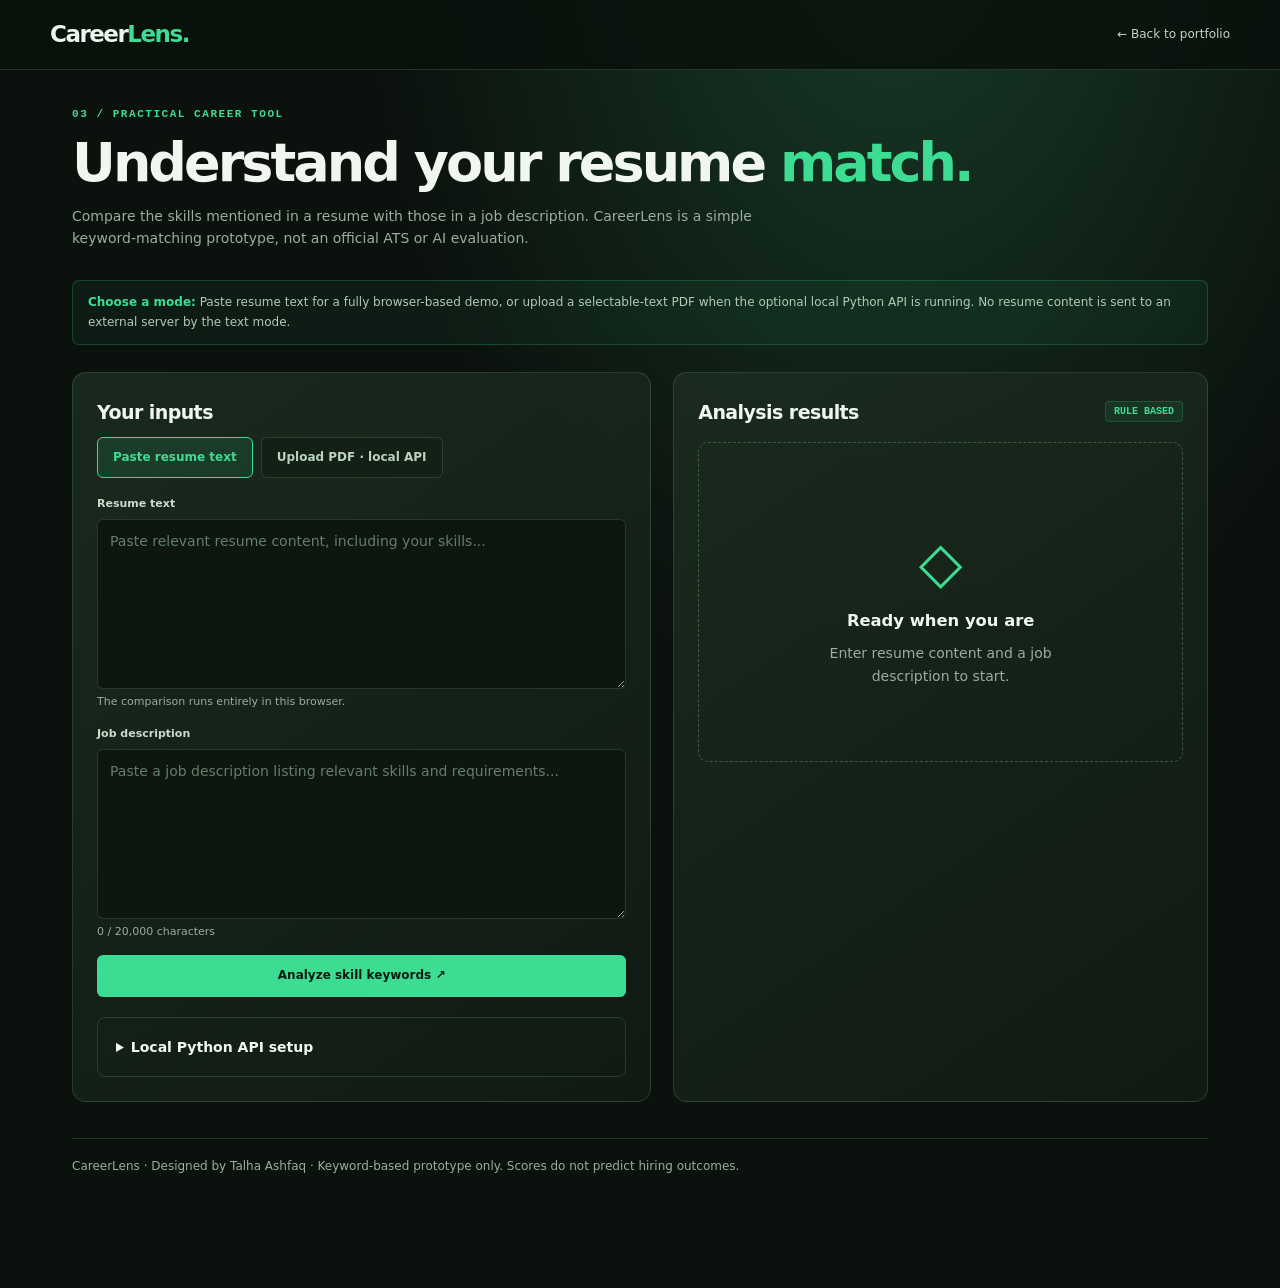
<file: projects/career-lens/index.html>
<!doctype html><html lang="en"><head><meta charset="utf-8"><meta name="viewport" content="width=device-width,initial-scale=1"><meta name="theme-color" content="#0b110d"><title>CareerLens · Resume Analyzer | Talha Ashfaq</title><link rel="stylesheet" href="../../assets/demo.css"><style>
.career-grid{display:grid;grid-template-columns:1.04fr .96fr;gap:22px}.mode-tabs{display:flex;gap:8px;margin-bottom:17px;flex-wrap:wrap}.mode-tabs button{background:#122016;border:1px solid var(--line);color:#bbd3c0;padding:10px 15px;border-radius:6px;font-size:12px;font-weight:650}.mode-tabs button[aria-selected="true"]{border-color:var(--green);background:rgba(60,221,146,.11);color:var(--green)}.analysis-result{display:flex;flex-direction:column;gap:14px;min-height:360px}.result-score{border:1px solid var(--line);background:#112018;border-radius:9px;padding:22px;display:flex;align-items:center;gap:23px}.score-ring{position:relative;display:grid;place-items:center;width:120px;height:120px;flex-shrink:0}.score-ring svg{position:absolute;inset:0;transform:rotate(-90deg)}.score-ring circle{fill:none;stroke:#27412d;stroke-width:8}.score-ring circle:last-child{stroke:var(--green);stroke-dasharray:289;stroke-dashoffset:289;stroke-linecap:round;transition:stroke-dashoffset 1s}.score-ring strong{font-size:30px;letter-spacing:-.05em}.result-score small{display:block;color:var(--muted);font-size:11px}.result-score h3{font-size:19px;margin:0 0 7px;letter-spacing:-.04em}.result-list{border:1px solid var(--line);border-radius:9px;padding:16px}.result-list h3{font-size:13px;margin:0 0 10px}.chips{display:flex;gap:7px;flex-wrap:wrap}.chips span{font-size:11px;color:#c7e6ce;background:#1e3424;padding:6px 10px;border:1px solid var(--line);border-radius:5px}.chips .missing{color:#eecab1;background:#33281d}.placeholder{border:1px dashed #3c5b43;border-radius:10px;display:grid;place-items:center;text-align:center;padding:40px 25px;color:var(--muted);min-height:320px}.placeholder span{color:var(--green);font-size:57px}.placeholder h3{color:var(--text);margin:0 0 8px}.placeholder p{margin:0;max-width:300px}.field-help{font-size:11px;color:var(--muted);margin:4px 0 15px}textarea{min-height:170px;resize:vertical}.details{border:1px solid var(--line);padding:18px;border-radius:8px;margin-top:20px}.details summary{cursor:pointer;font-weight:700}.details pre{padding:14px;border-radius:6px;background:#09130d;color:#8fe7a7;overflow:auto;font-size:11px}@media(max-width:810px){.career-grid{grid-template-columns:1fr}.result-score{gap:14px}.score-ring{width:100px;height:100px}.score-ring svg{width:100px;height:100px}}
</style></head><body><header class="topbar"><a class="wordmark" href="../../index.html#projects">Career<span>Lens.</span></a><a class="back" href="../../index.html#projects">← Back to portfolio</a></header><main class="app-wrap"><p class="eyebrow">03 / PRACTICAL CAREER TOOL</p><h1 class="page-title">Understand your resume <span style="color:var(--green)">match.</span></h1><p class="page-description">Compare the skills mentioned in a resume with those in a job description. CareerLens is a simple keyword-matching prototype, not an official ATS or AI evaluation.</p><div class="notice" style="margin-bottom:27px"><strong>Choose a mode:</strong> Paste resume text for a fully browser-based demo, or upload a selectable-text PDF when the optional local Python API is running. No resume content is sent to an external server by the text mode.</div><div class="career-grid"><section class="panel"><h2 class="subhead">Your inputs</h2><div class="mode-tabs" role="tablist" aria-label="Resume input method"><button type="button" id="text-tab" role="tab" aria-selected="true" aria-controls="text-panel">Paste resume text</button><button type="button" id="pdf-tab" role="tab" aria-selected="false" aria-controls="pdf-panel">Upload PDF · local API</button></div><form id="form"><div id="text-panel" role="tabpanel" aria-labelledby="text-tab"><label for="resume-text">Resume text</label><textarea class="input" id="resume-text" placeholder="Paste relevant resume content, including your skills..." maxlength="25000"></textarea><p class="field-help">The comparison runs entirely in this browser.</p></div><div id="pdf-panel" role="tabpanel" aria-labelledby="pdf-tab" class="hide"><label for="resume-file">PDF resume (max 5 MB)</label><input class="input" type="file" id="resume-file" accept="application/pdf,.pdf"><p class="field-help">Requires the local FastAPI server on your own computer. See setup instructions below.</p></div><label for="job">Job description</label><textarea class="input" id="job" maxlength="20000" required placeholder="Paste a job description listing relevant skills and requirements..."></textarea><p class="field-help"><span id="counter">0</span> / 20,000 characters</p><button class="btn" style="width:100%" type="submit" id="analyze">Analyze skill keywords ↗</button></form><p id="error" role="alert" class="small" style="color:#f9b7a7"></p><details class="details"><summary>Local Python API setup</summary><p class="muted small">From the <code>projects/career-lens/backend</code> folder:</p><pre>python -m venv .venv
# activate the environment
pip install -r requirements.txt
uvicorn main:app --reload --port 8000</pre><p class="muted small">Then serve the portfolio locally using <code>python -m http.server 5500</code> and visit this page. PDF extraction requires selectable text; scanned images are not supported.</p></details></section><section class="panel"><div class="between" style="margin-bottom:15px"><h2 class="subhead" style="margin:0">Analysis results</h2><span class="tag green">RULE BASED</span></div><div id="placeholder" class="placeholder"><div><span>◇</span><h3>Ready when you are</h3><p>Enter resume content and a job description to start.</p></div></div><div id="results" class="analysis-result hide" aria-live="polite"><div class="result-score"><div class="score-ring"><svg viewBox="0 0 120 120" aria-hidden="true"><circle cx="60" cy="60" r="46"/><circle id="ring" cx="60" cy="60" r="46"/></svg><strong id="score">0%</strong></div><div><h3>Estimated skill match</h3><small>Percentage of detected job-description skills also found in resume content.</small></div></div><div class="result-list"><h3>✓ Matching keywords</h3><div class="chips" id="matched"></div></div><div class="result-list"><h3>○ Keywords not found in resume</h3><div class="chips" id="missing"></div></div><p class="muted small" id="recommendation"></p><button id="report" type="button" class="btn btn-outline">↓ Download text report</button></div></section></div><p class="page-end">CareerLens · Designed by Talha Ashfaq · Keyword-based prototype only. Scores do not predict hiring outcomes.</p></main><script src="app.js" defer></script></body></html>
</file>
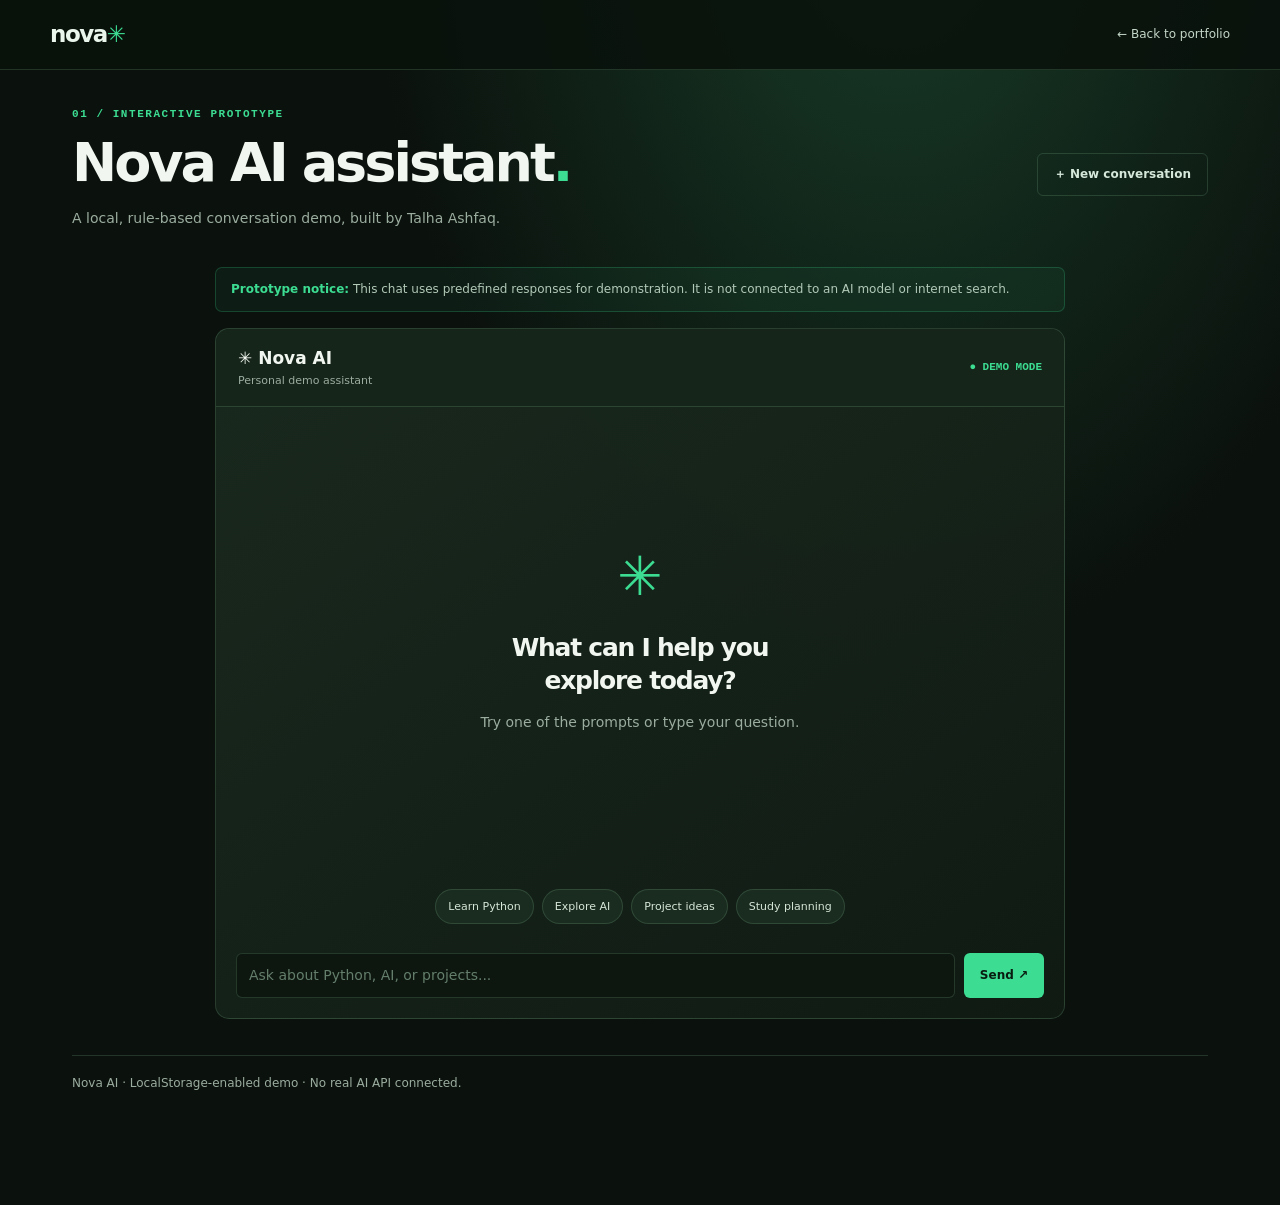
<file: projects/nova-ai/index.html>
<!doctype html><html lang="en"><head><meta charset="utf-8"><meta name="viewport" content="width=device-width,initial-scale=1"><meta name="theme-color" content="#0b110d"><title>Nova AI · Demo | Talha Ashfaq</title><link rel="stylesheet" href="../../assets/demo.css"><style>
.chat-shell{max-width:850px;margin:auto}.chat-top{display:flex;justify-content:space-between;align-items:center;padding:16px 22px;background:#16251a;border-bottom:1px solid var(--line)}.chat-top strong{font-size:17px}.chat-top small{display:block;color:var(--muted);font-size:11px}.chat-area{height:min(480px,52vh);min-height:300px;overflow-y:auto;padding:23px;display:flex;flex-direction:column;gap:18px;scroll-behavior:smooth}.bubble{max-width:min(85%,520px);padding:13px 17px;border-radius:13px;font-size:13px;line-height:1.85;white-space:pre-wrap;overflow-wrap:anywhere}.bubble.bot{align-self:flex-start;background:#1a2b1e;border:1px solid var(--line);border-top-left-radius:2px}.bubble.user{align-self:flex-end;background:#216d44;border:1px solid #318855;border-top-right-radius:2px}.intro{text-align:center;margin:auto;color:var(--muted)}.intro span{color:var(--green);font-size:54px;display:block}.intro h2{font-size:25px;letter-spacing:-.05em;color:var(--text);line-height:1.3;margin:12px 0}.prompts{padding:14px 22px;display:flex;justify-content:center;gap:8px;flex-wrap:wrap}.prompts button{font-size:11px;border-radius:30px;padding:8px 12px;background:#1a2b1f;color:#d6e7d8;border:1px solid var(--line)}.prompts button:hover{border-color:var(--green)}.send-form{display:flex;gap:9px;padding:15px 20px 20px}.send-form input{flex:1}.send-form button{min-width:58px}.typing{display:inline-flex;gap:4px}.typing span{display:block;width:6px;height:6px;border-radius:50%;background:var(--green);animation:pulse 1.2s ease-in-out infinite}.typing span:nth-child(2){animation-delay:.2s}.typing span:nth-child(3){animation-delay:.4s}@keyframes pulse{50%{opacity:.2;transform:translateY(-3px)}}
</style></head><body><header class="topbar"><a class="wordmark" href="../../index.html#projects">nova<span>✳</span></a><a class="back" href="../../index.html#projects">← Back to portfolio</a></header><main class="app-wrap"><div class="between" style="margin-bottom:24px"><div><p class="eyebrow">01 / INTERACTIVE PROTOTYPE</p><h1 class="page-title">Nova AI assistant<span style="color:var(--green)">.</span></h1><p class="muted">A local, rule-based conversation demo, built by Talha Ashfaq.</p></div><button class="btn btn-outline" id="clear">＋ New conversation</button></div><div class="notice" style="max-width:850px;margin:0 auto 16px"><strong>Prototype notice:</strong> This chat uses predefined responses for demonstration. It is not connected to an AI model or internet search.</div><div class="chat-shell panel" style="padding:0;overflow:hidden"><div class="chat-top"><div><strong>✳ Nova AI</strong><small>Personal demo assistant</small></div><span class="status">● DEMO MODE</span></div><div class="chat-area" id="messages" role="log" aria-label="Chat conversation" aria-live="polite"><div class="intro" id="intro"><span>✳</span><h2>What can I help you<br>explore today?</h2><p>Try one of the prompts or type your question.</p></div></div><div class="prompts" id="prompts"><button type="button" data-prompt="How do I learn Python?">Learn Python</button><button type="button" data-prompt="What is artificial intelligence?">Explore AI</button><button type="button" data-prompt="Suggest a programming project">Project ideas</button><button type="button" data-prompt="Help me plan my studies">Study planning</button></div><form id="send" class="send-form"><input id="message" class="input" placeholder="Ask about Python, AI, or projects..." autocomplete="off" maxlength="1000" aria-label="Message" required><button class="btn" type="submit">Send ↗</button></form></div><p class="page-end">Nova AI · LocalStorage-enabled demo · No real AI API connected.</p></main><script src="app.js" defer></script></body></html>
</file>
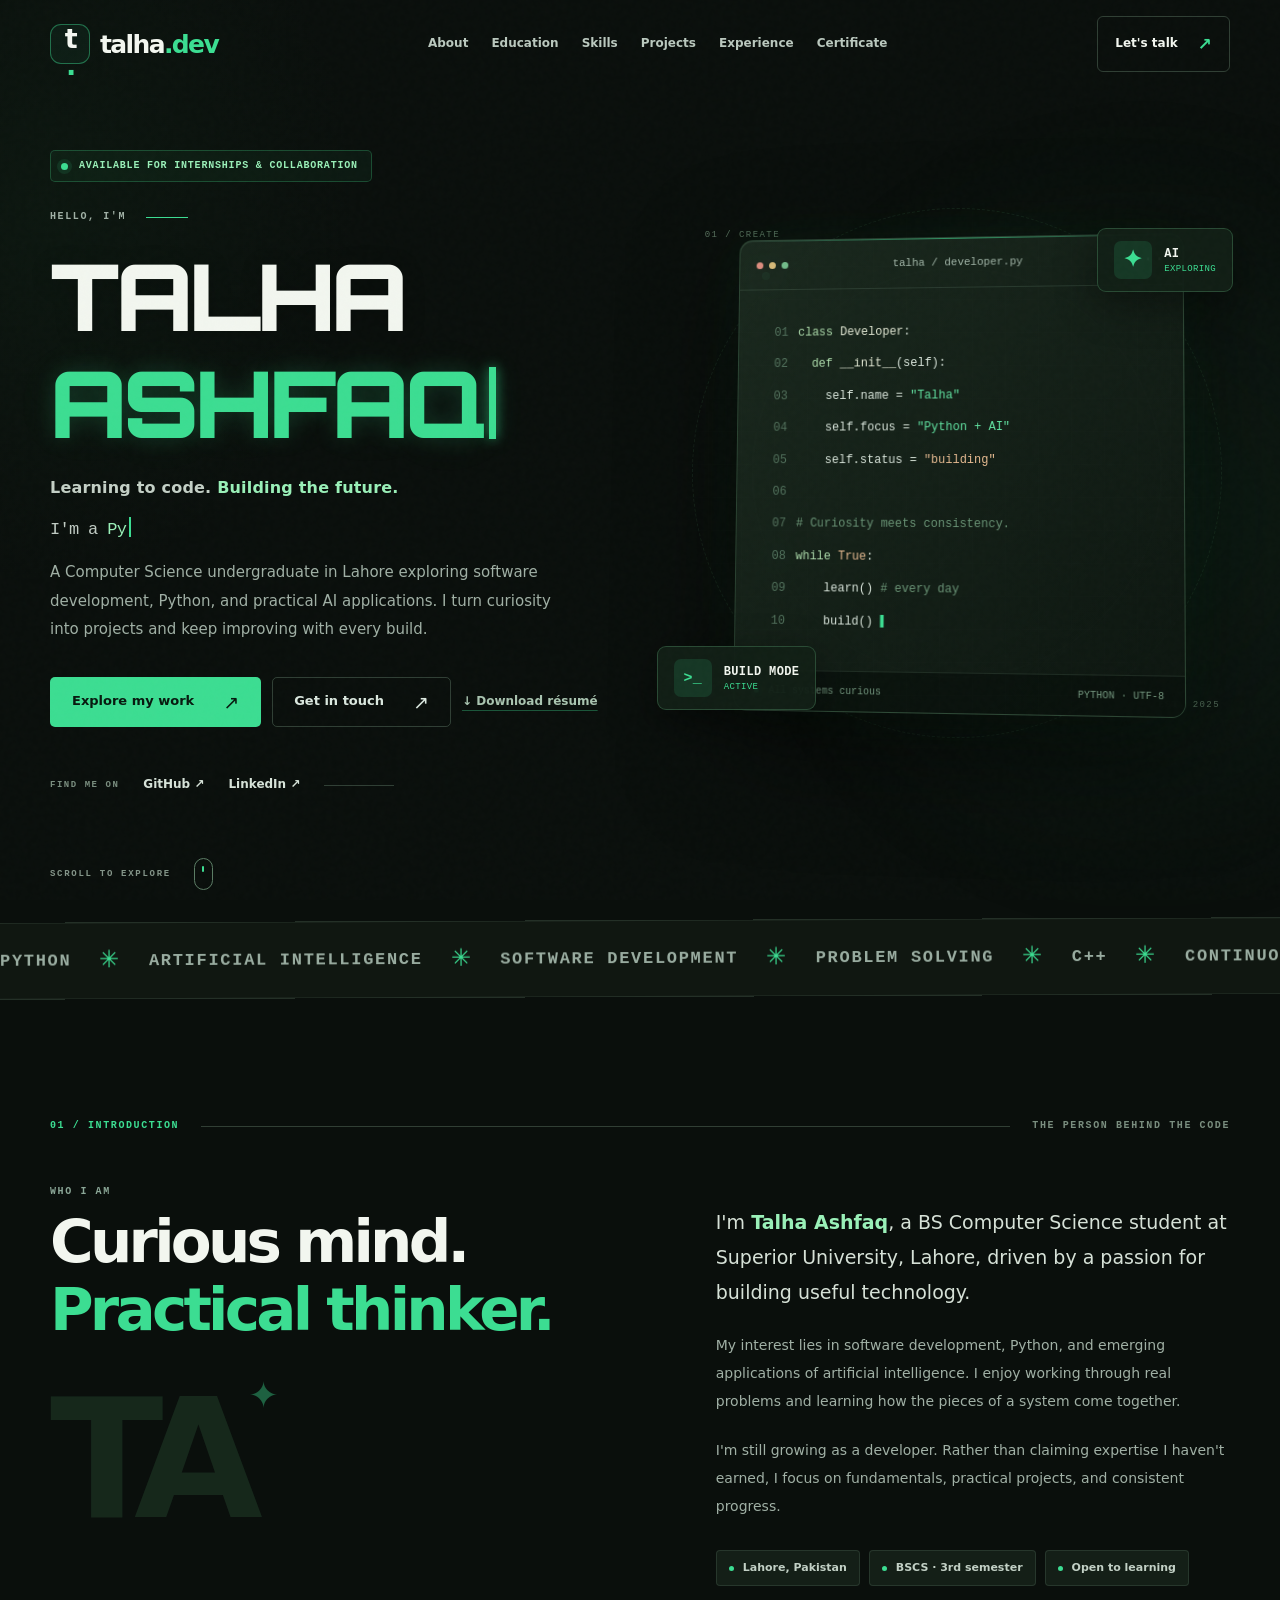
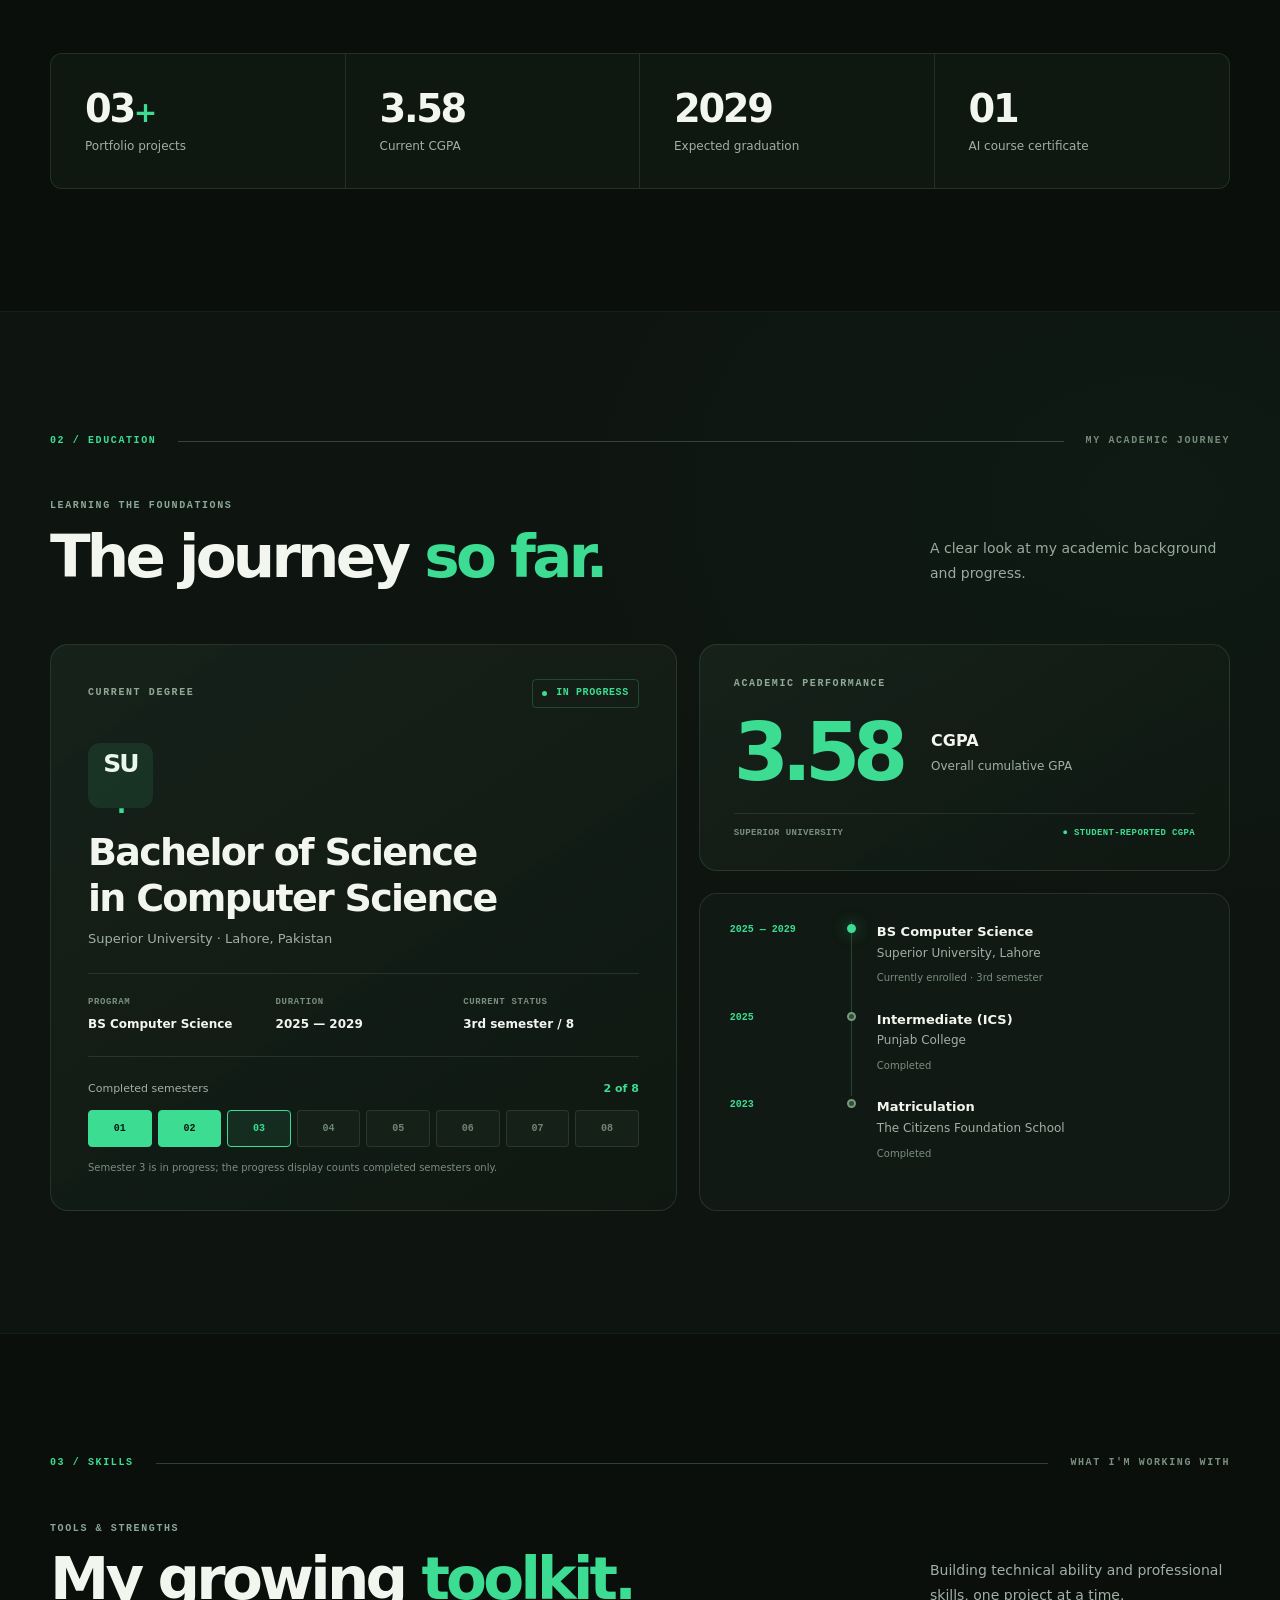
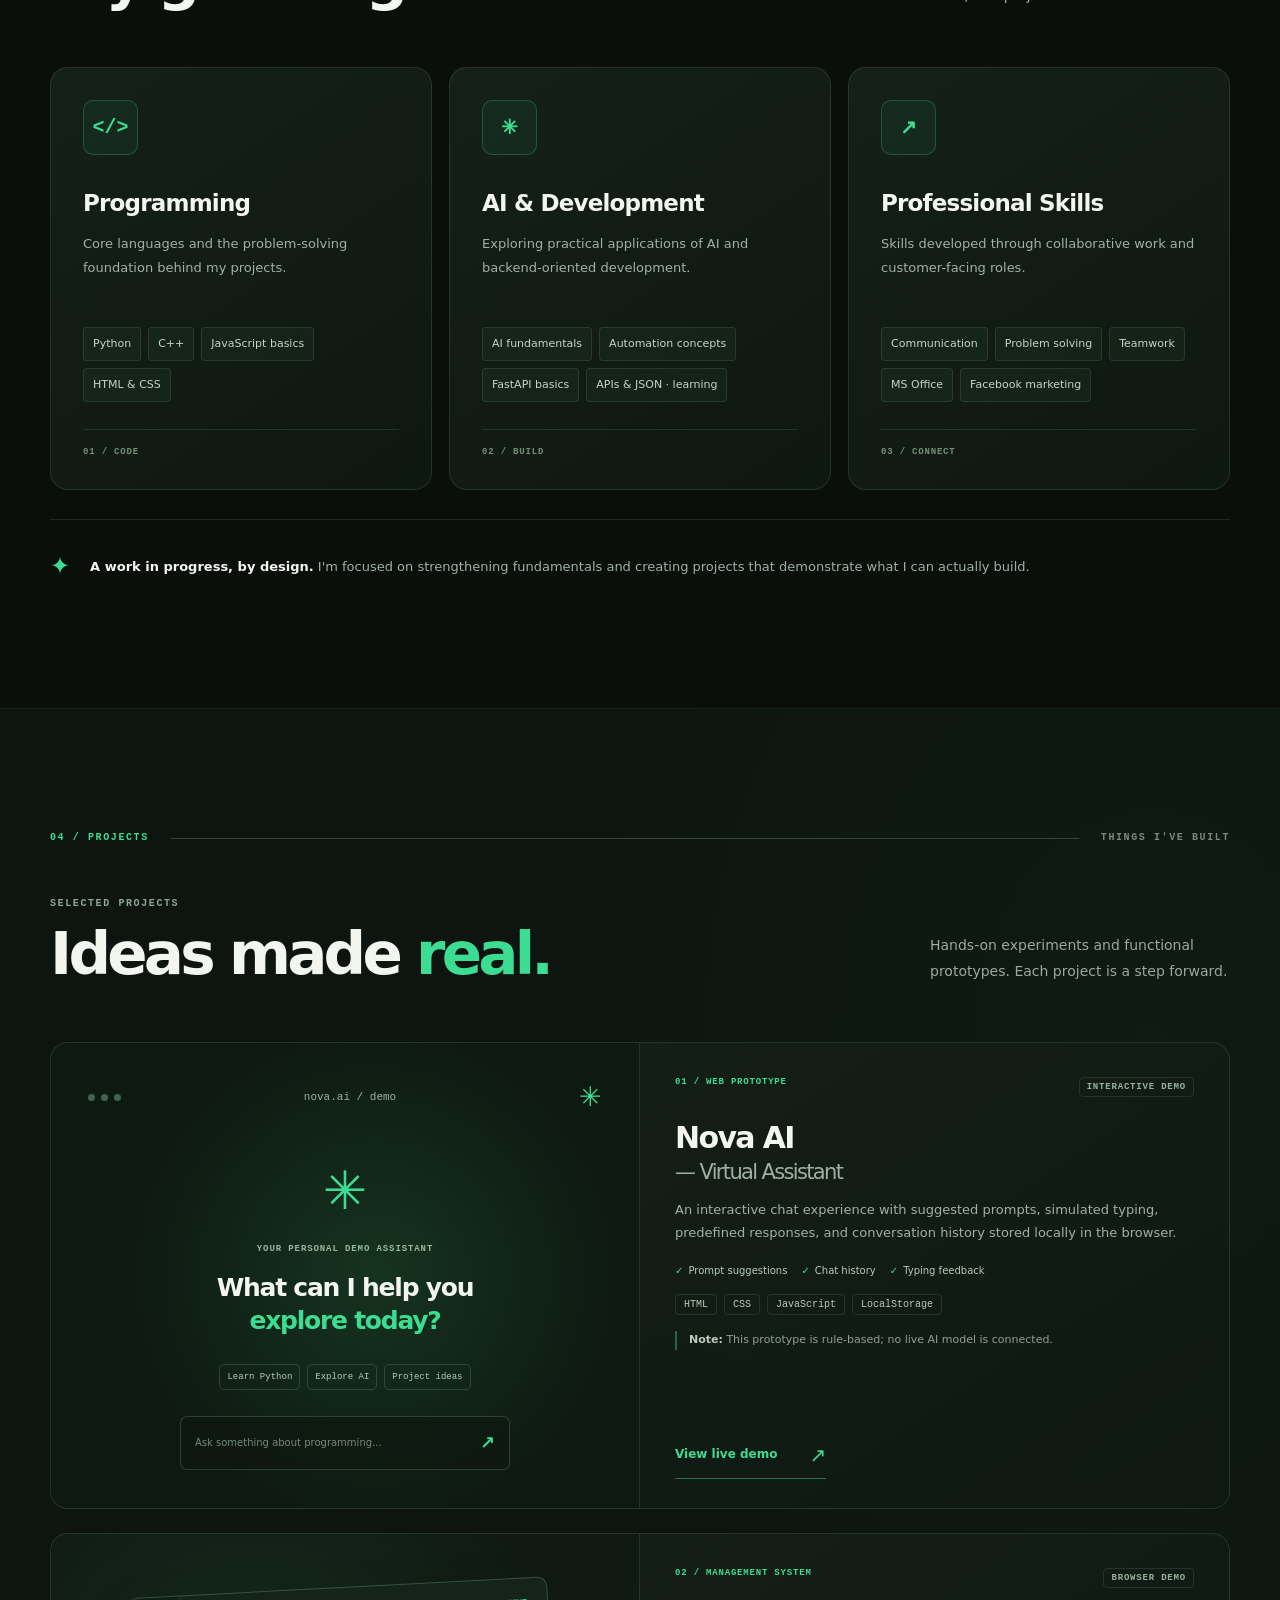
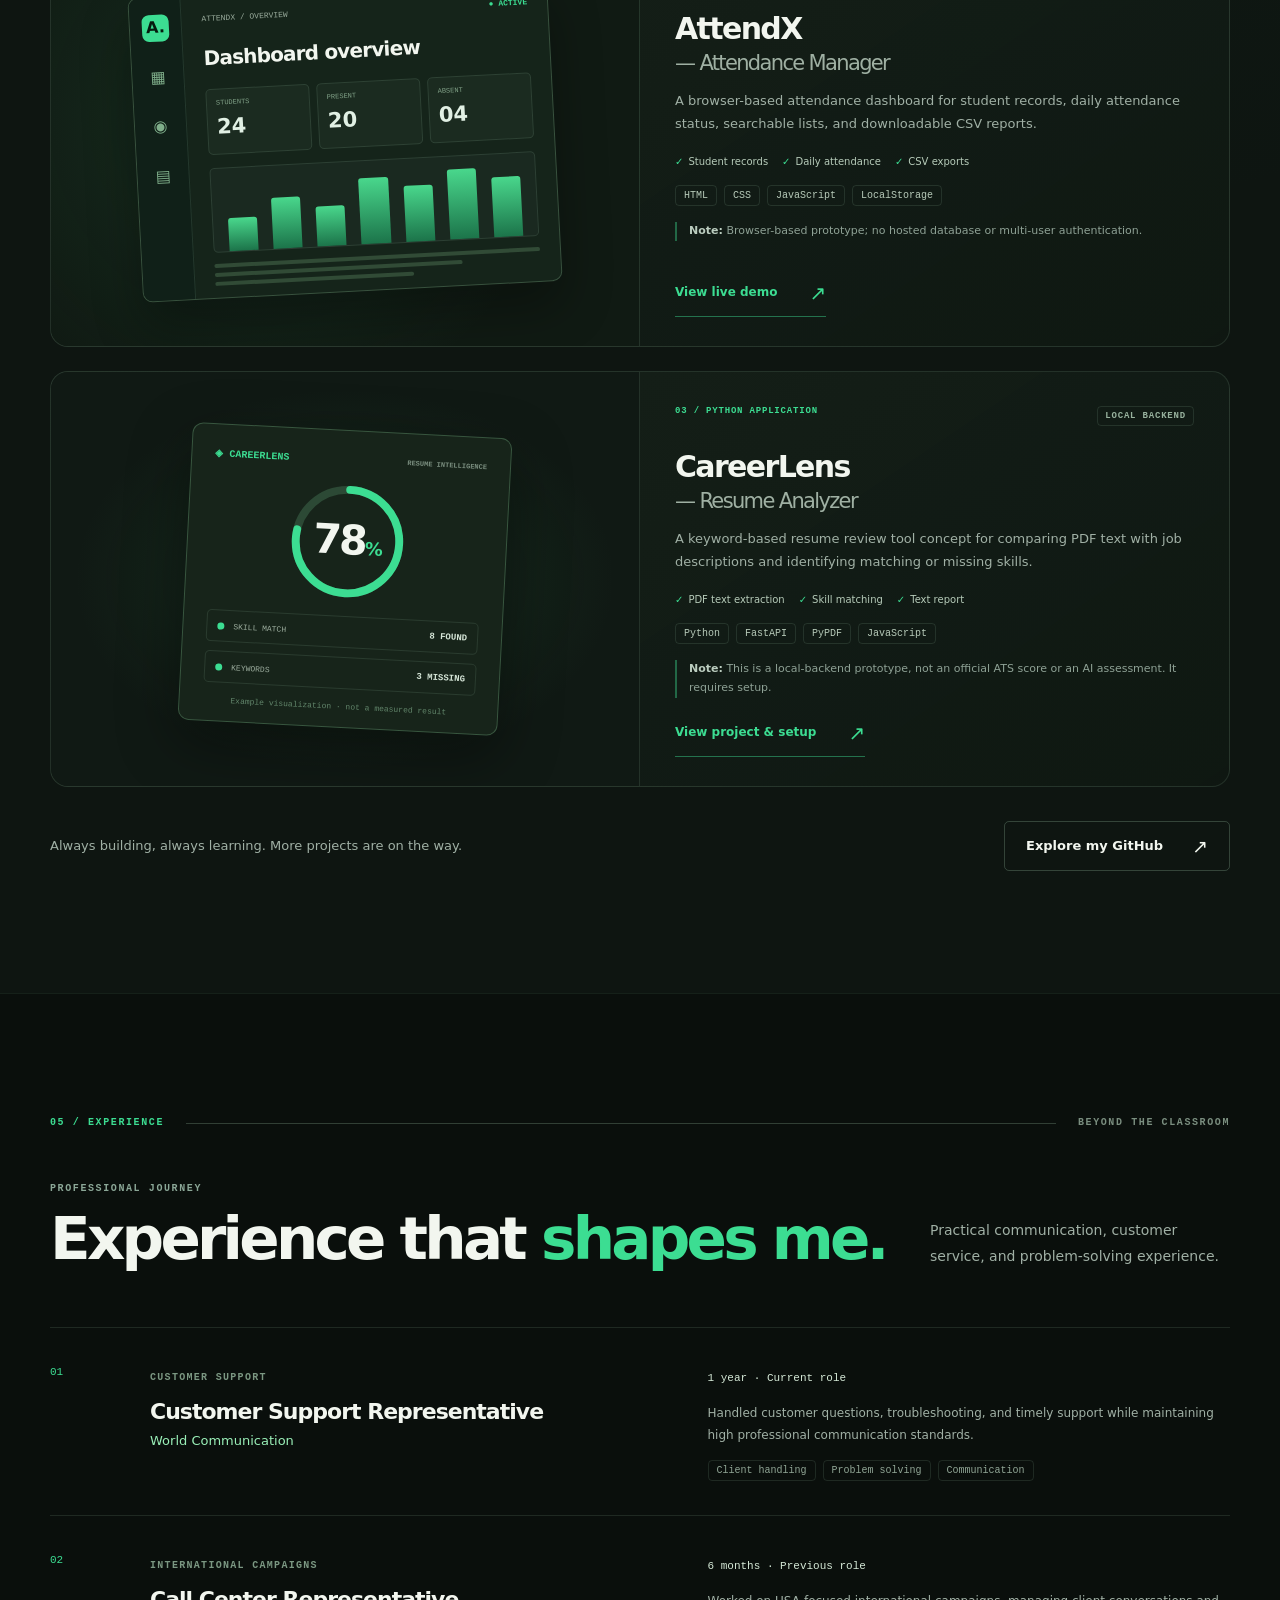
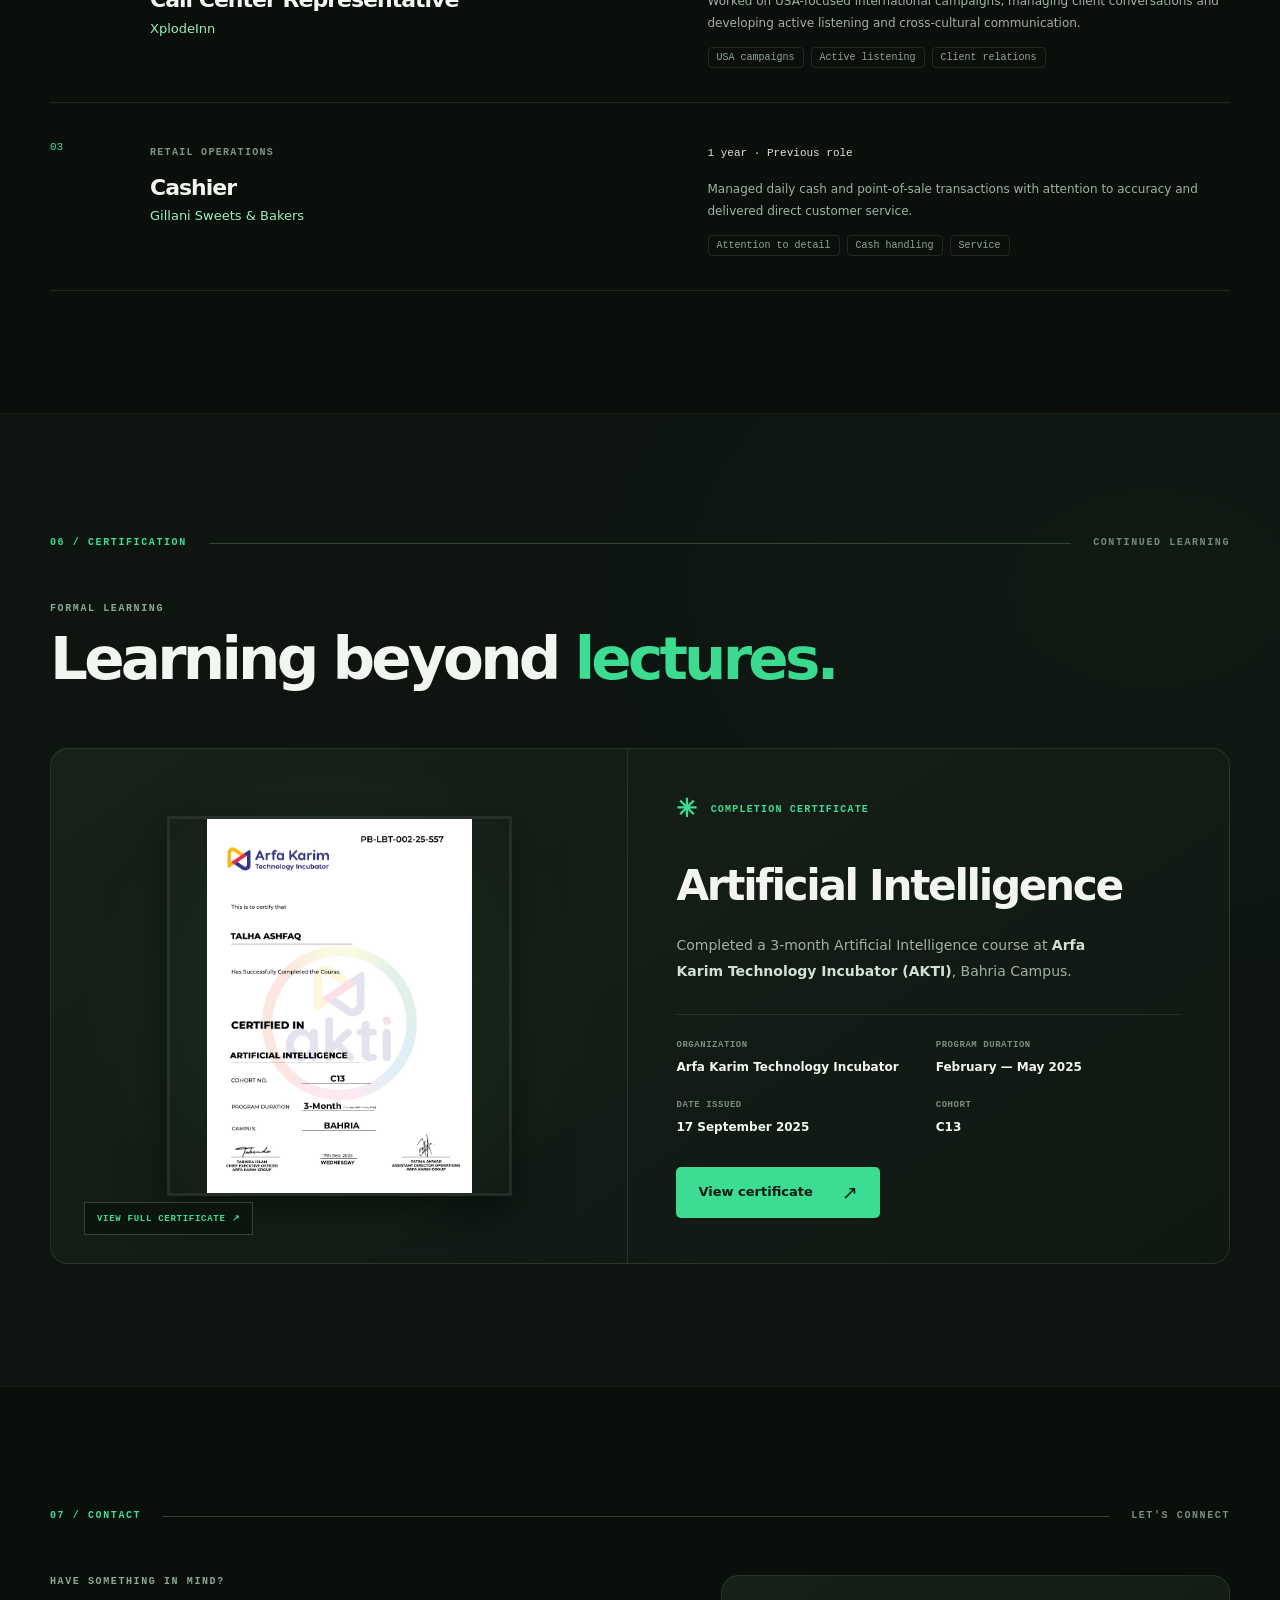
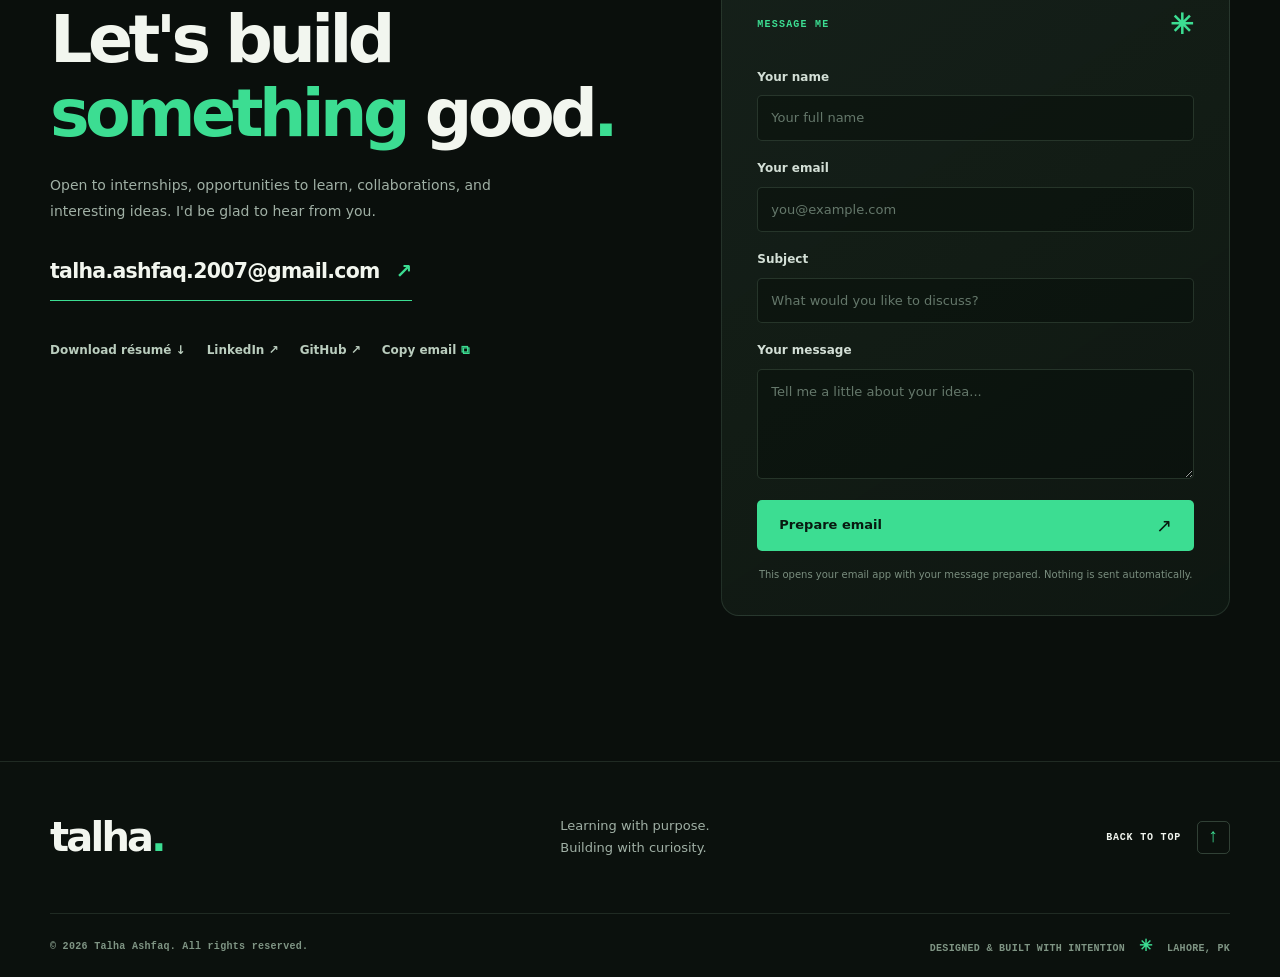
<file: about.html>
<!doctype html><html lang="en"><head><meta charset="utf-8"><meta name="viewport" content="width=device-width,initial-scale=1"><meta http-equiv="refresh" content="0; url=index.html#about"><title>Talha Ashfaq | About</title><script>location.replace('index.html#about');</script></head><body><p>Find the about section on <a href="index.html#about">my updated portfolio</a>.</p></body></html>
</file>
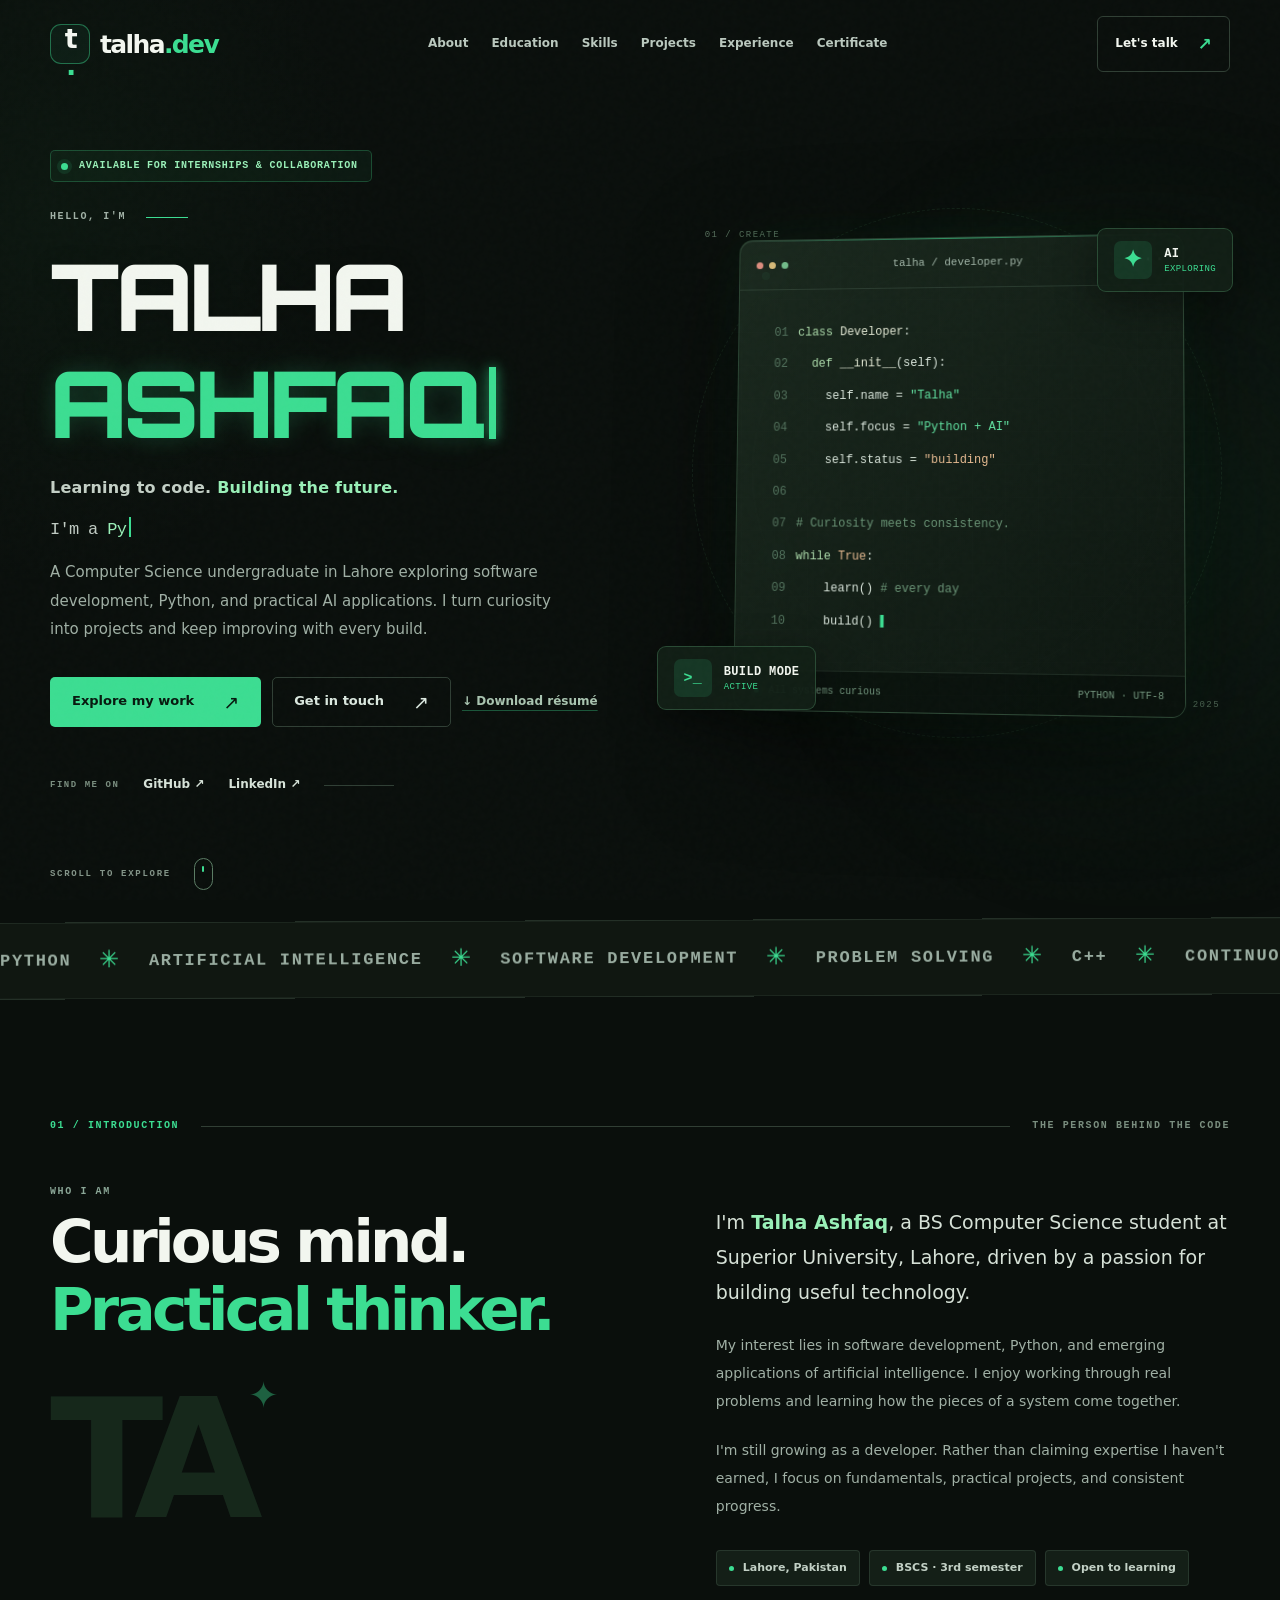
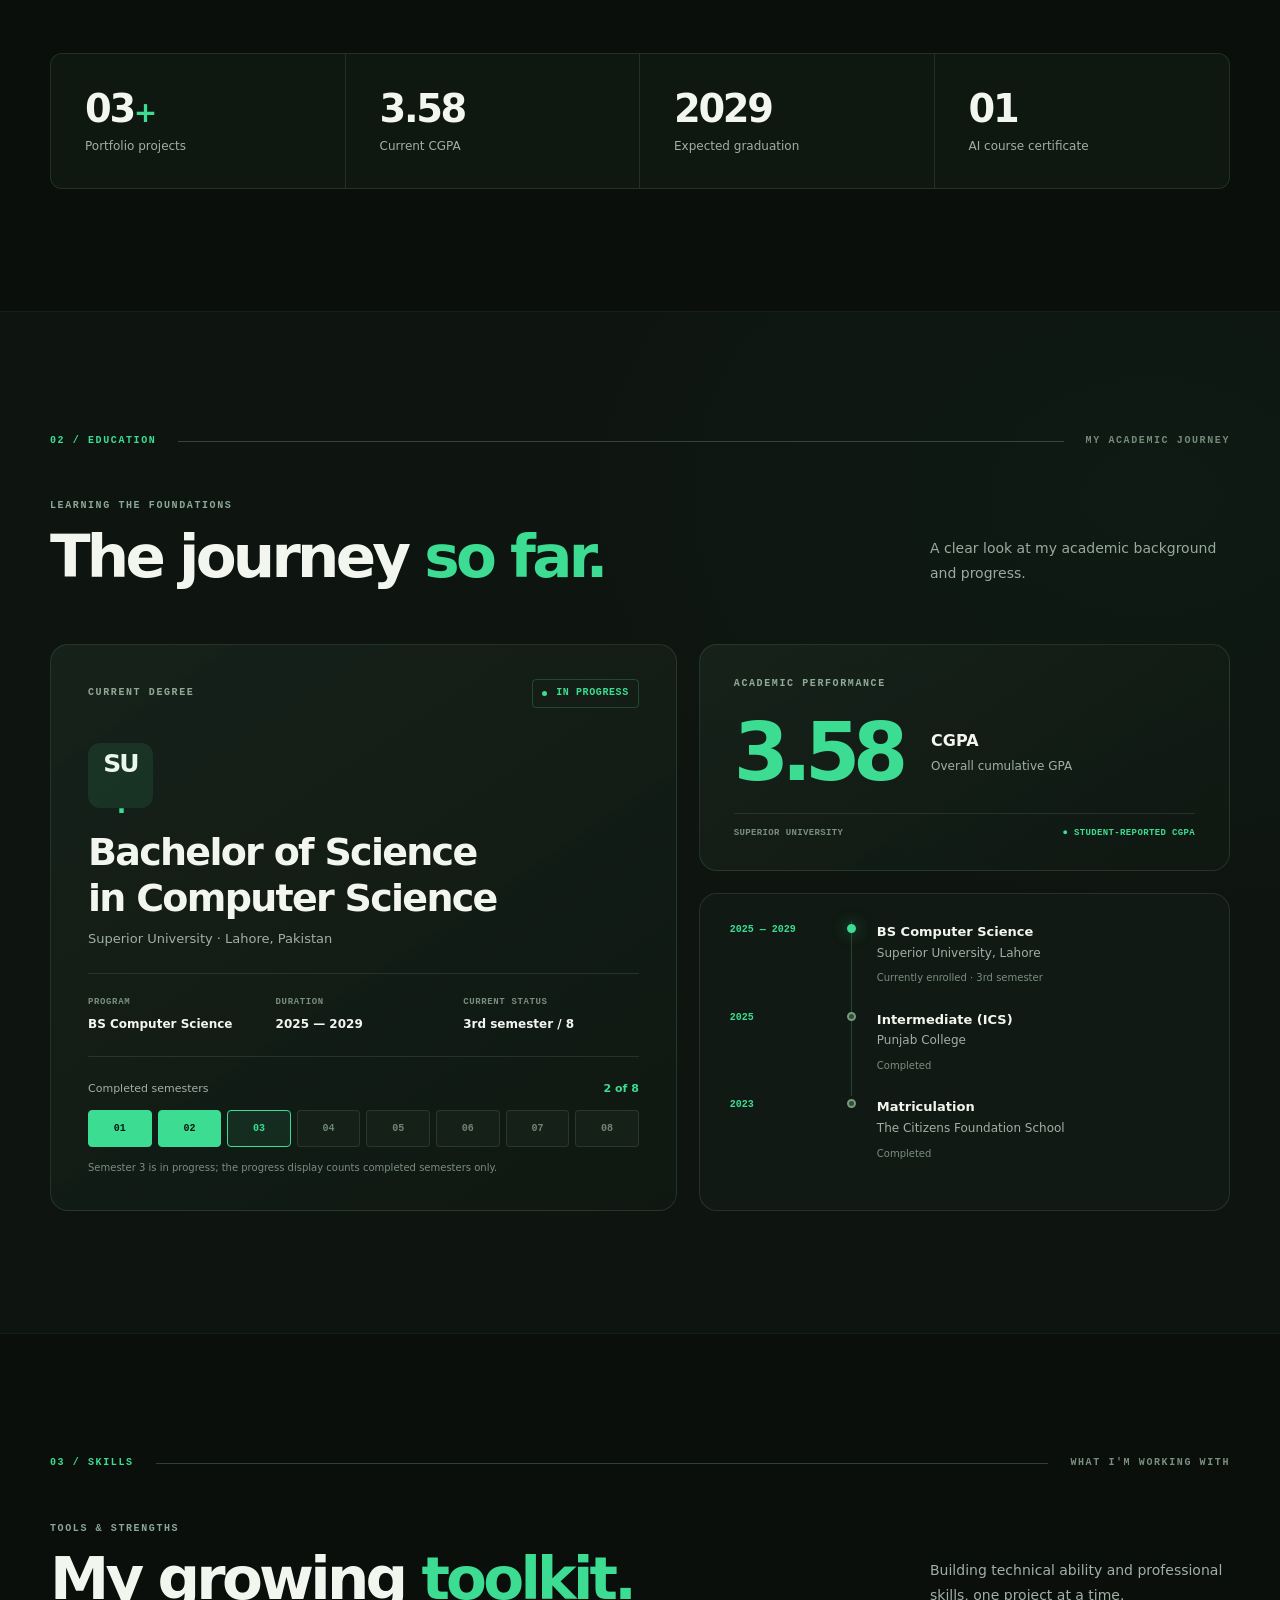
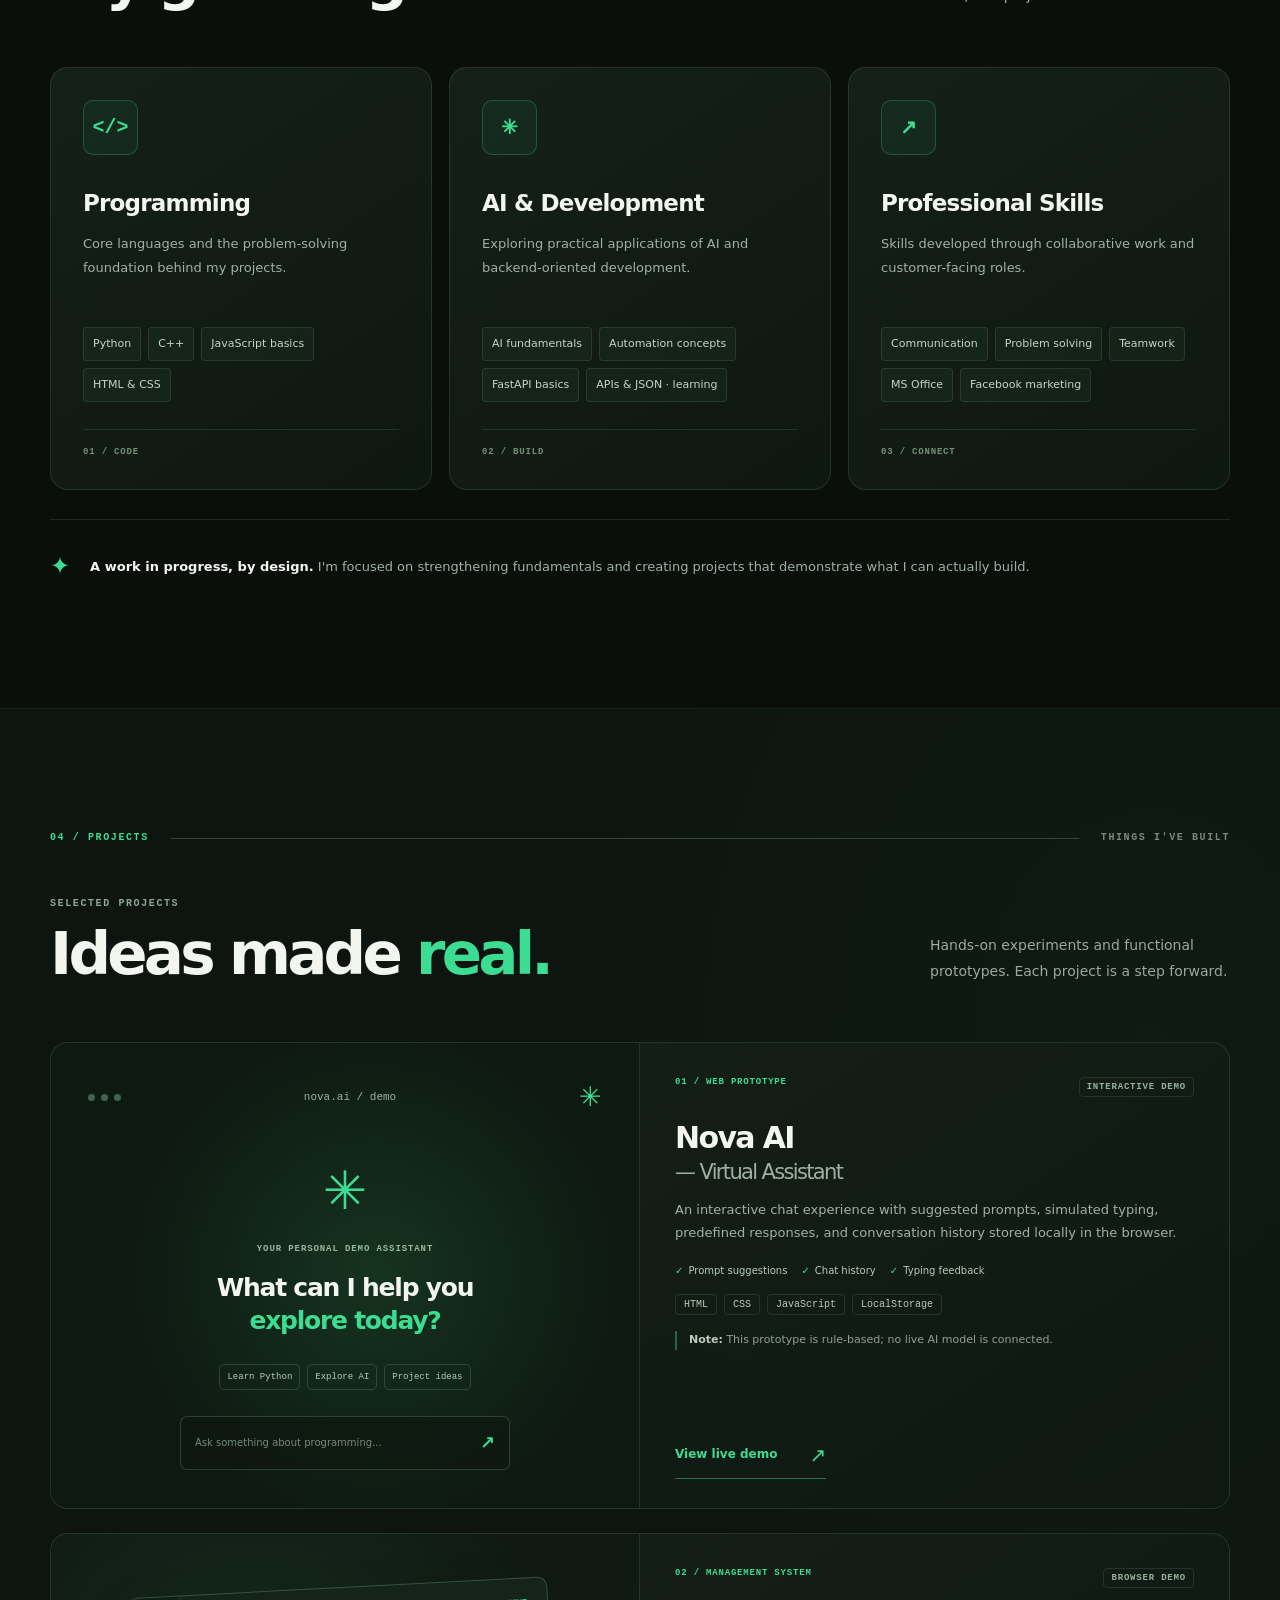
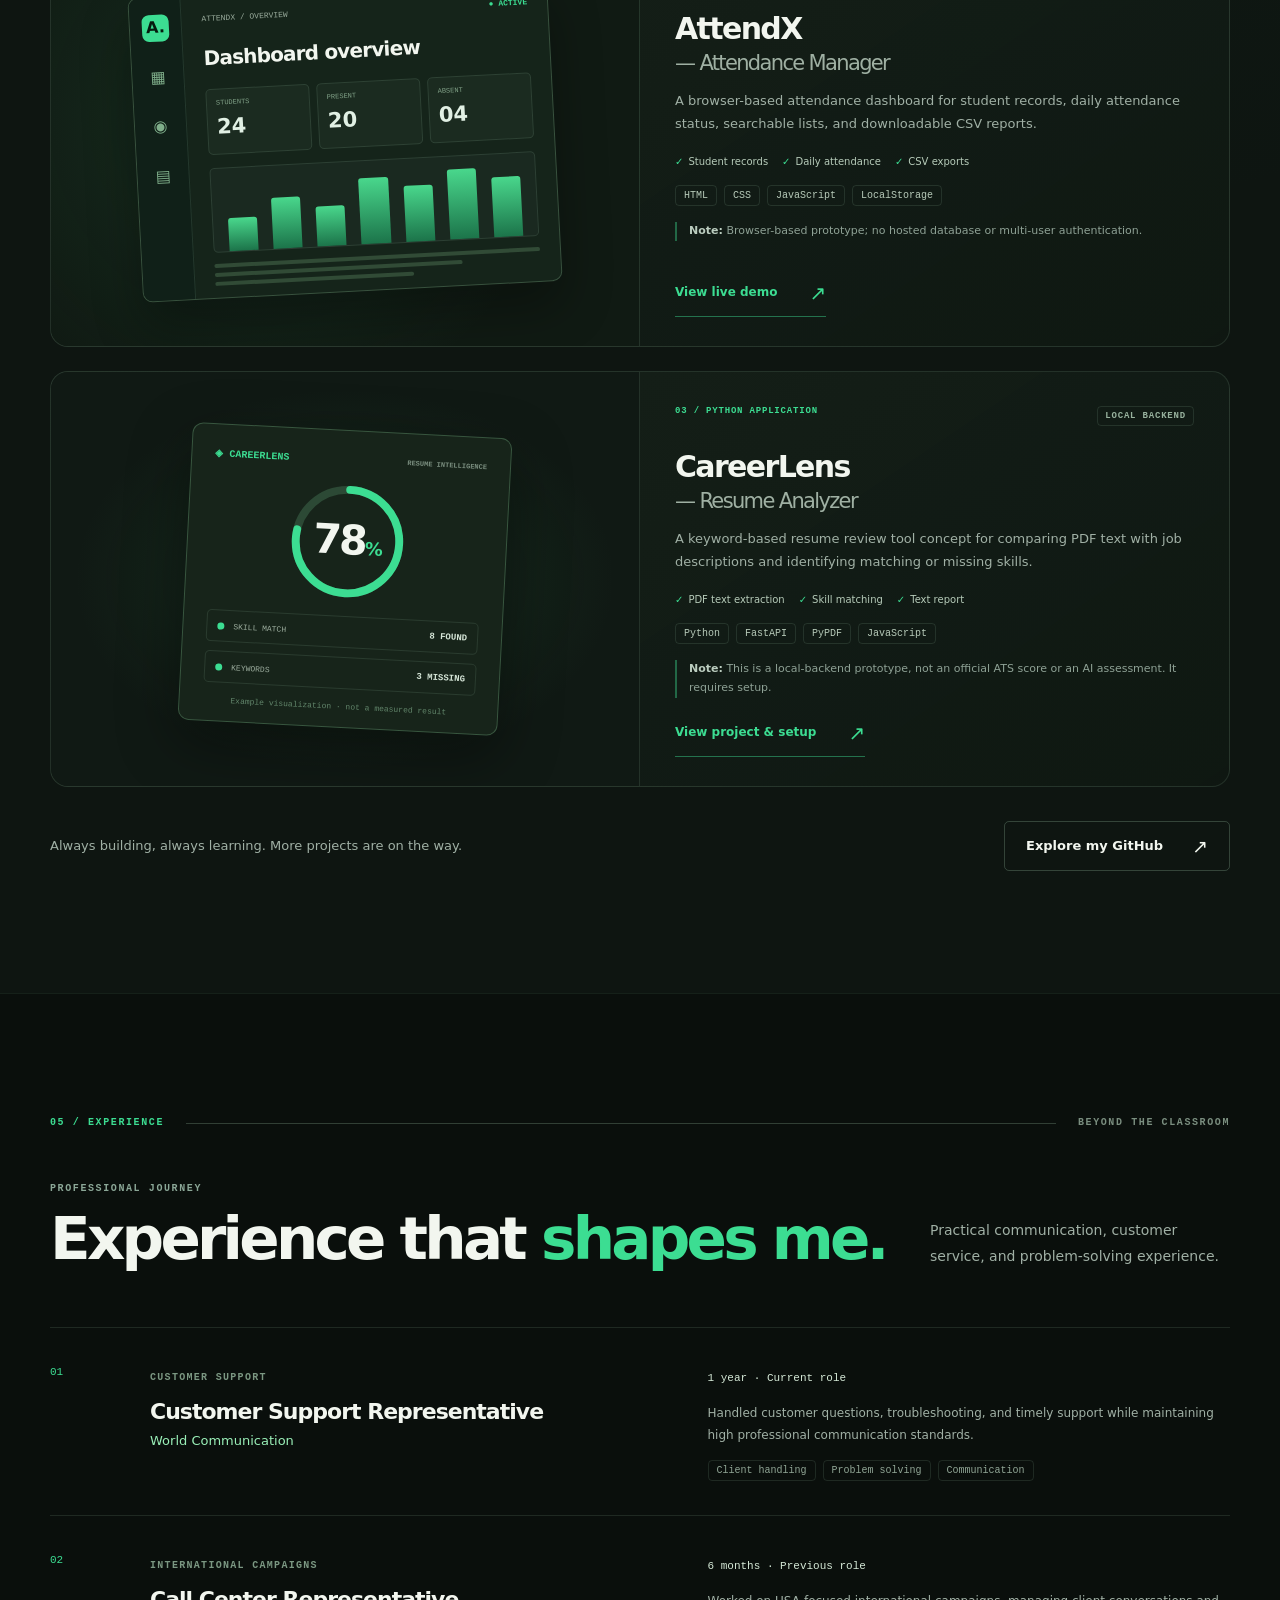
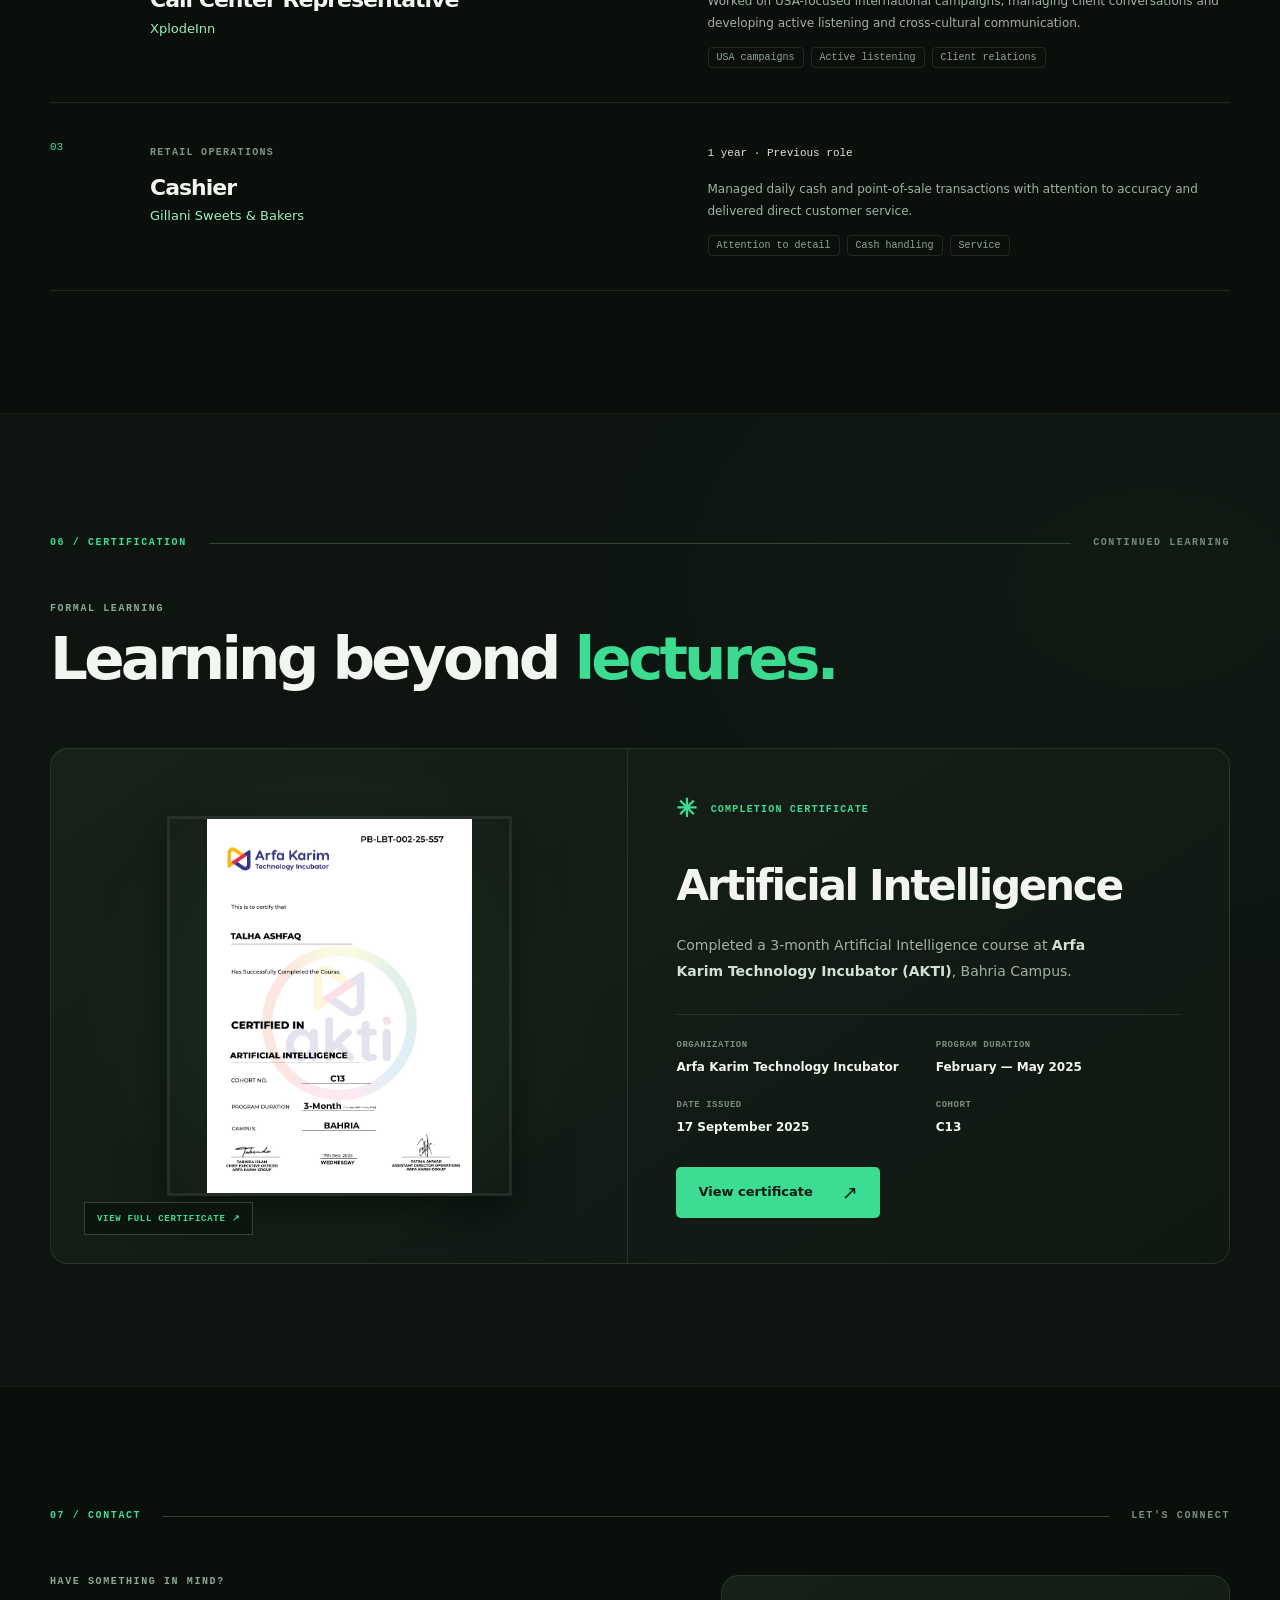
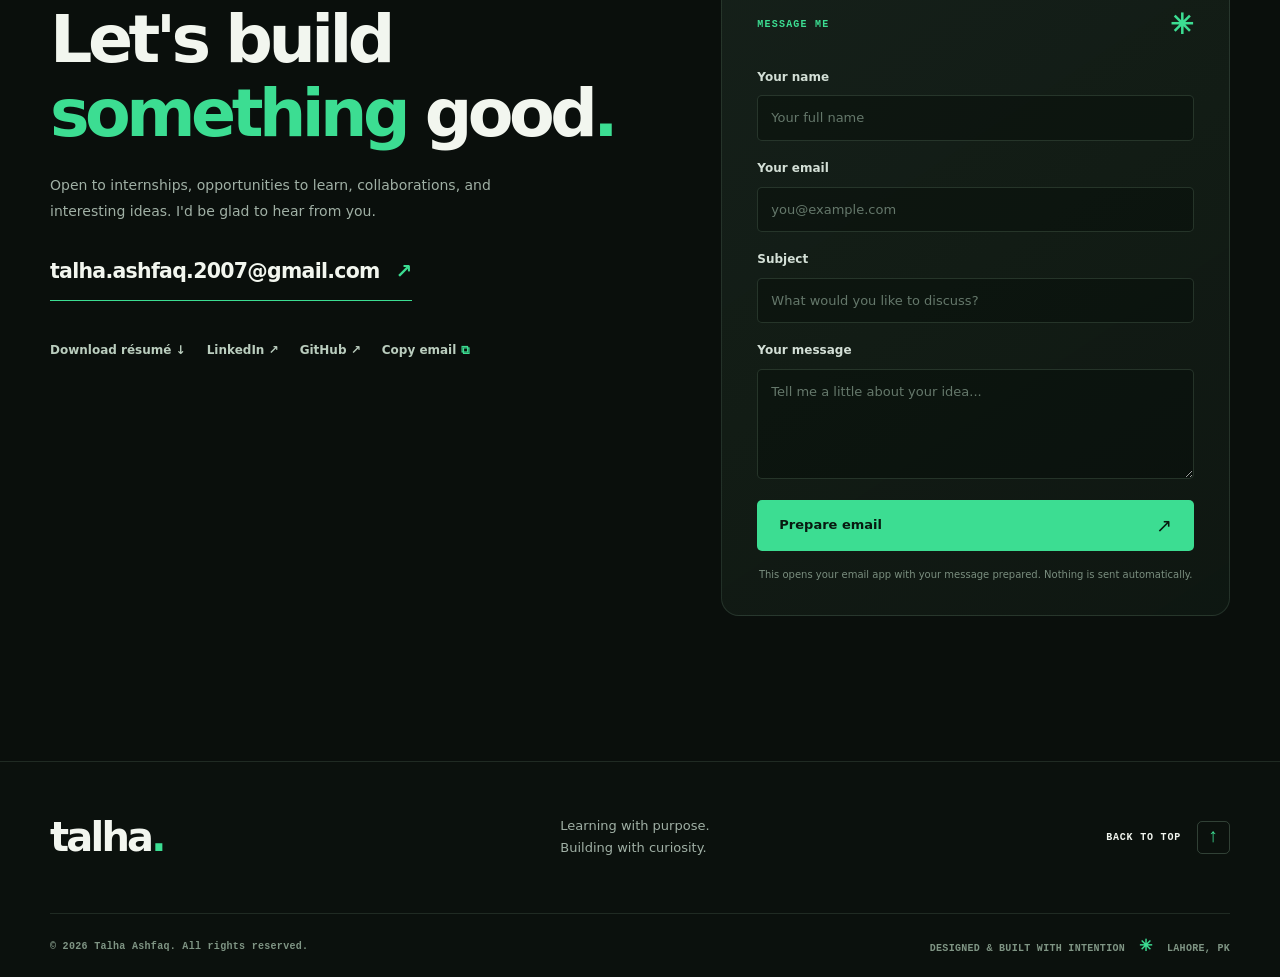
<file: contact.html>
<!doctype html><html lang="en"><head><meta charset="utf-8"><meta name="viewport" content="width=device-width,initial-scale=1"><meta http-equiv="refresh" content="0; url=index.html#contact"><title>Talha Ashfaq | Contact</title><script>location.replace('index.html#contact');</script></head><body><p>Find the contact section on <a href="index.html#contact">my updated portfolio</a>.</p></body></html>
</file>
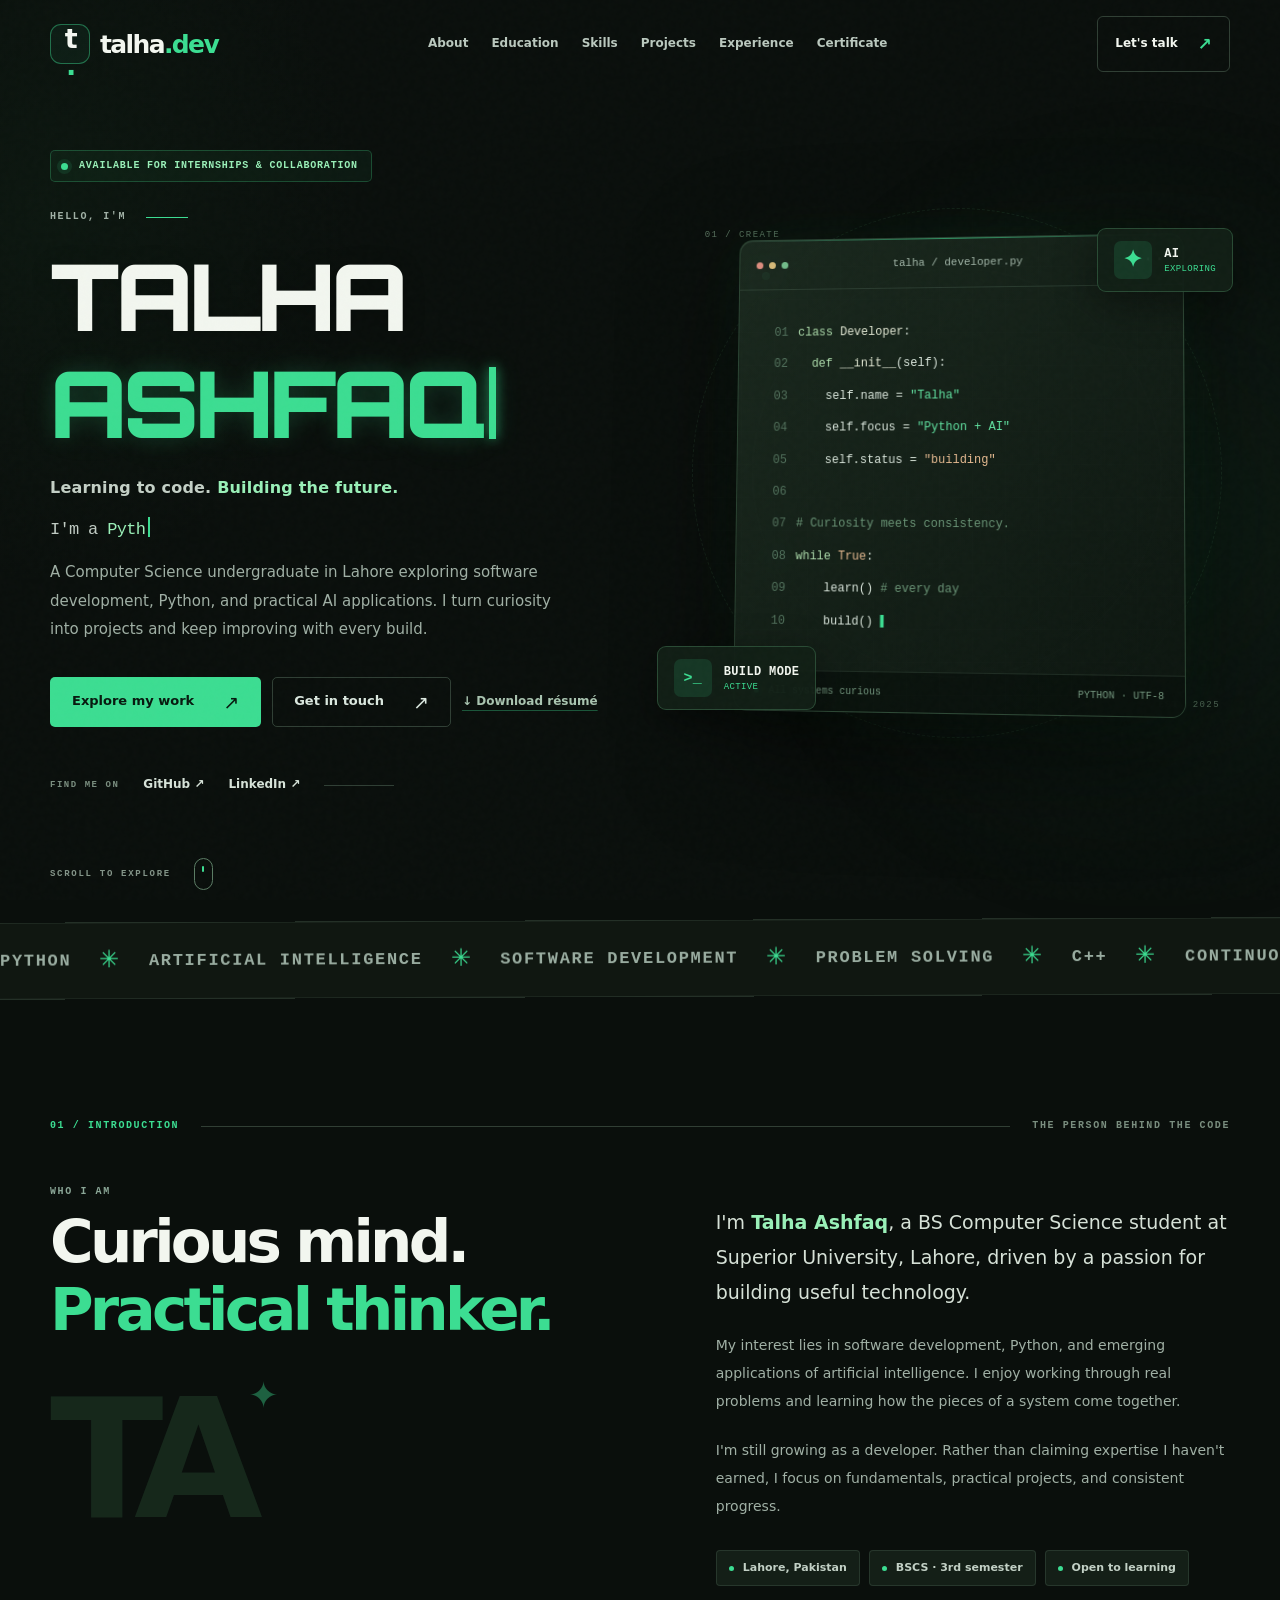
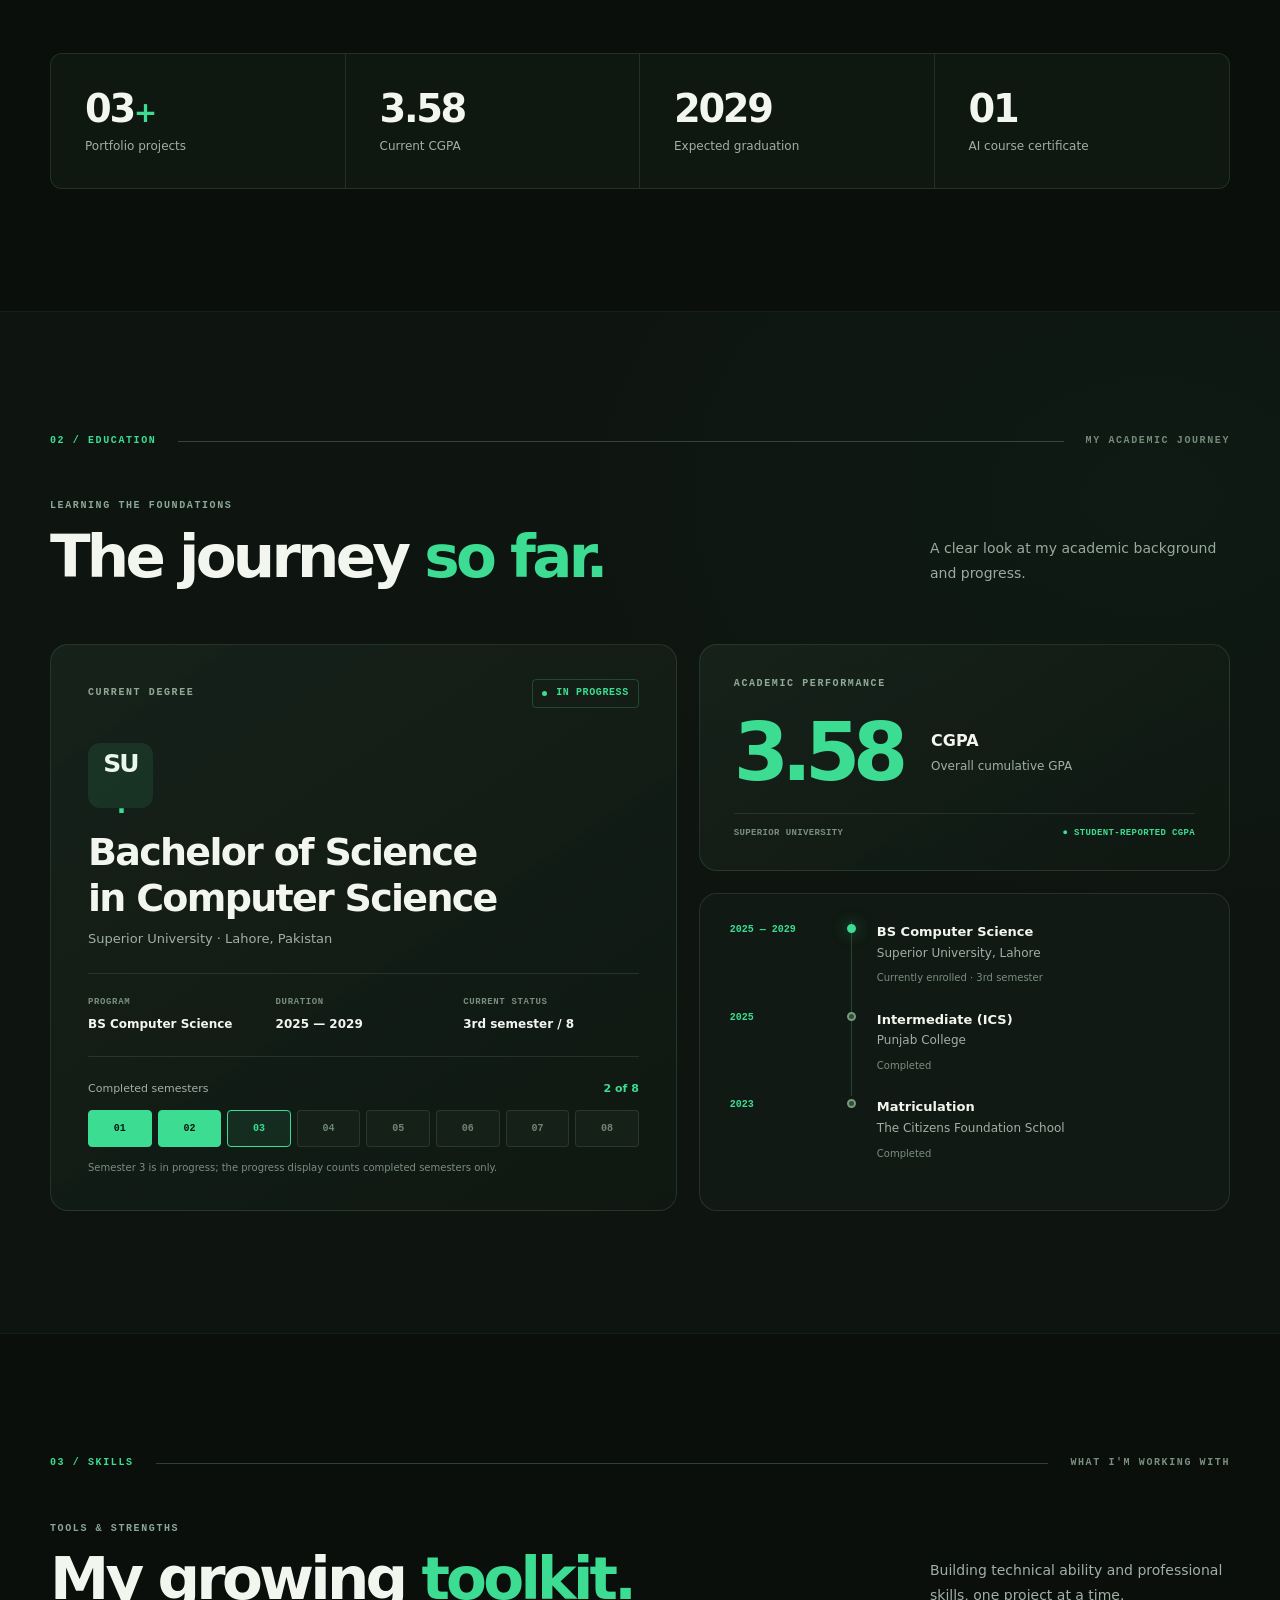
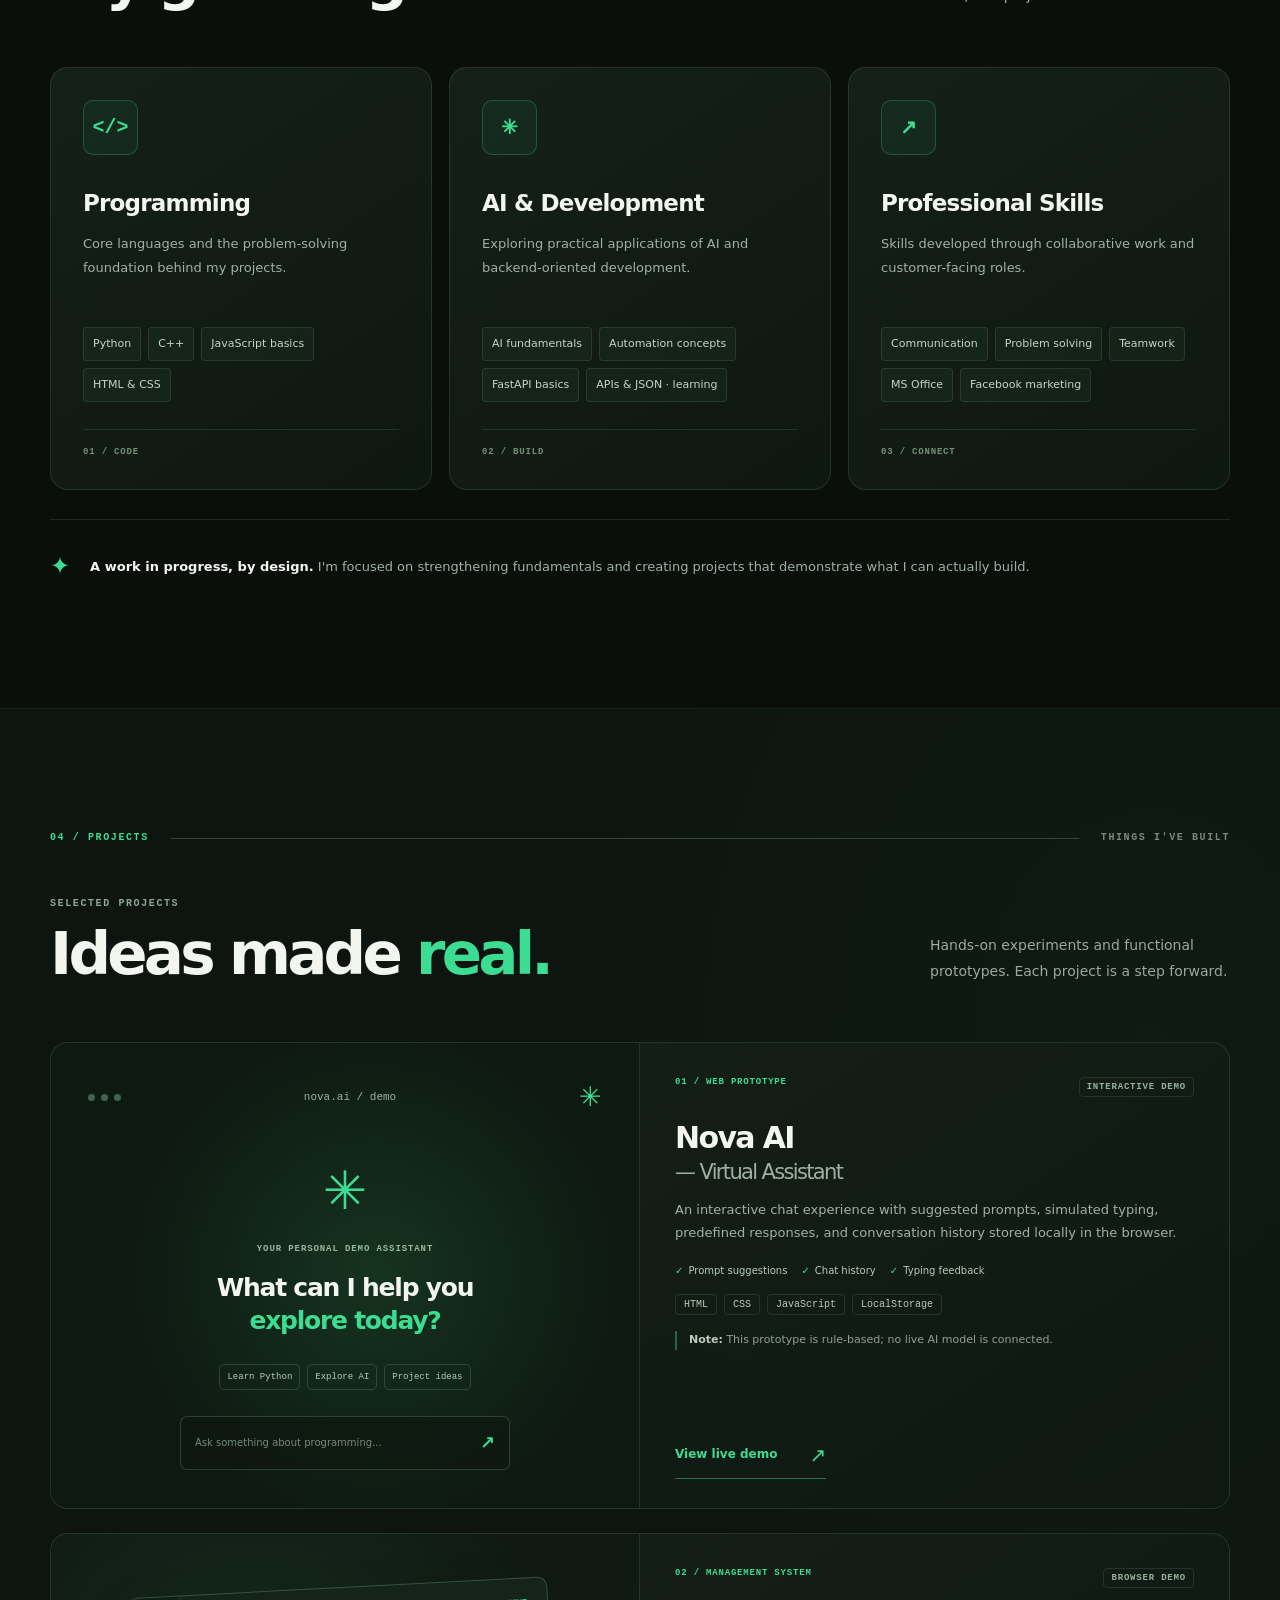
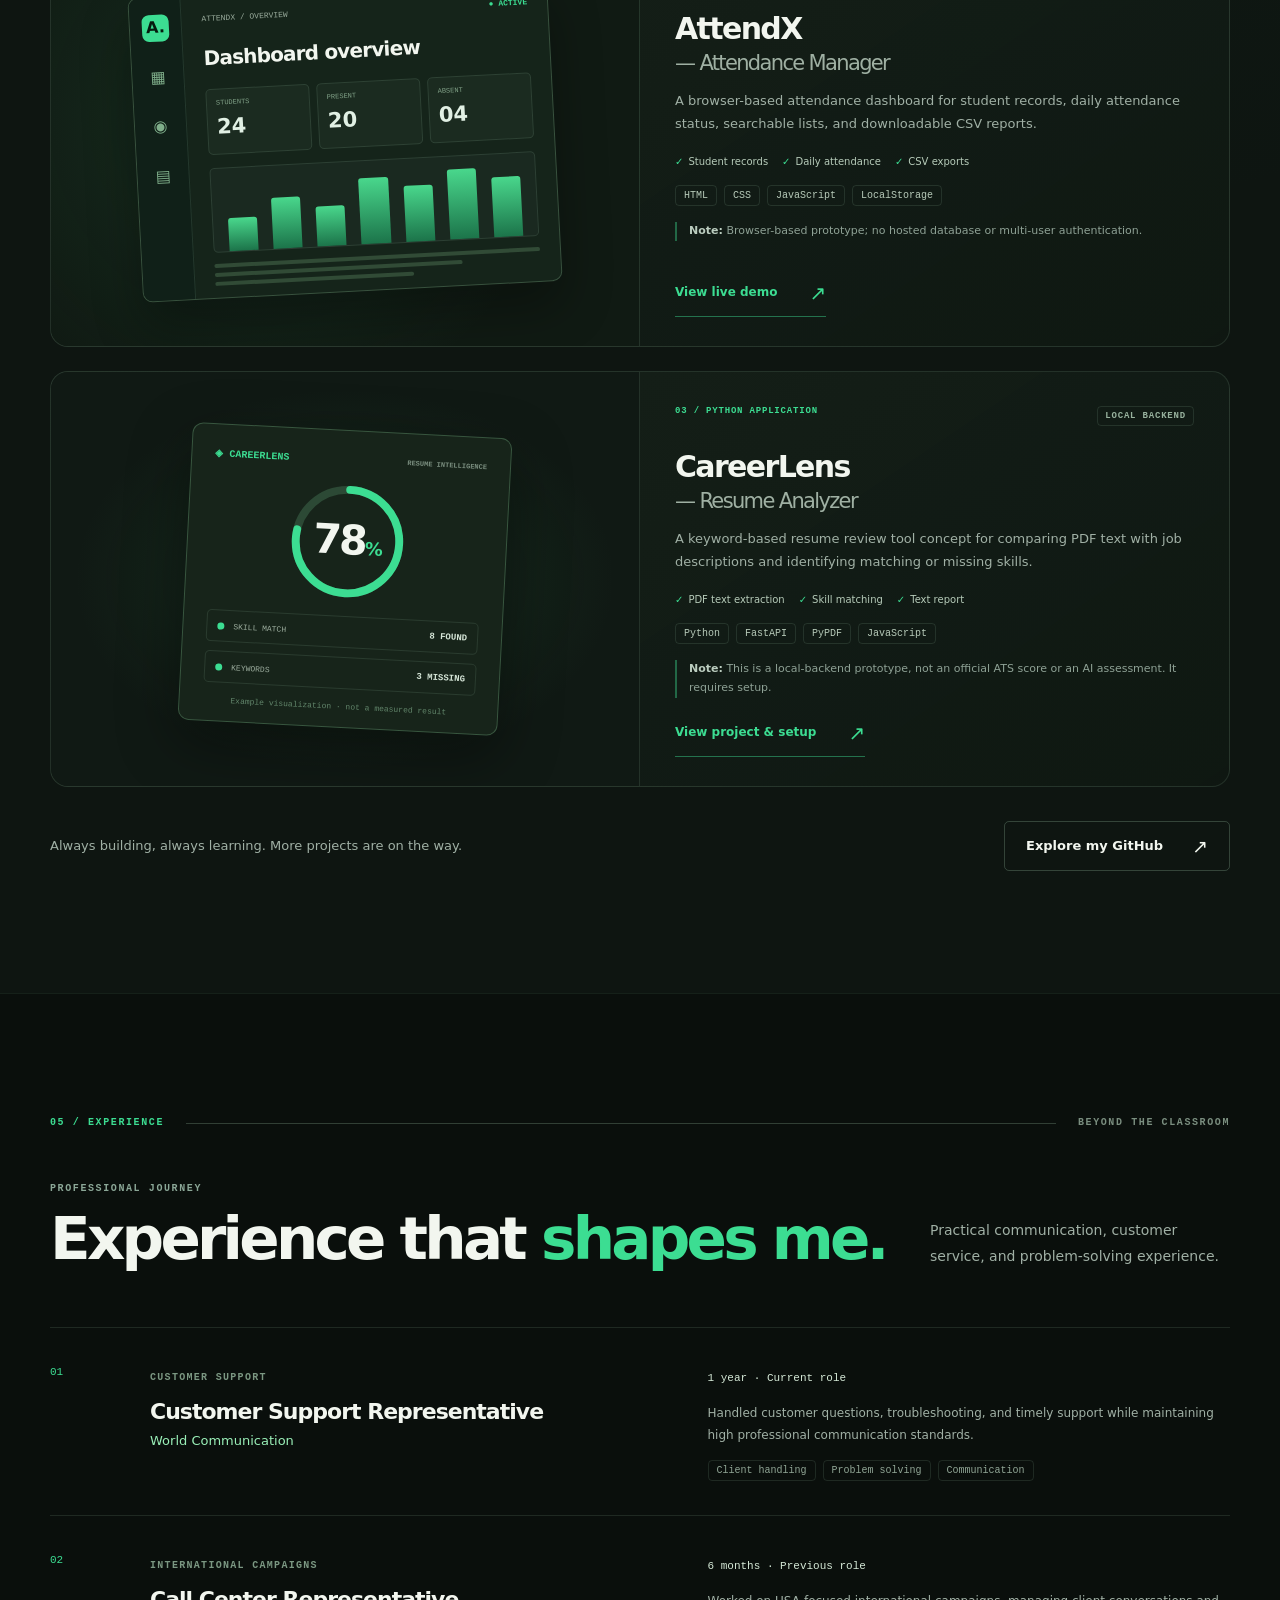
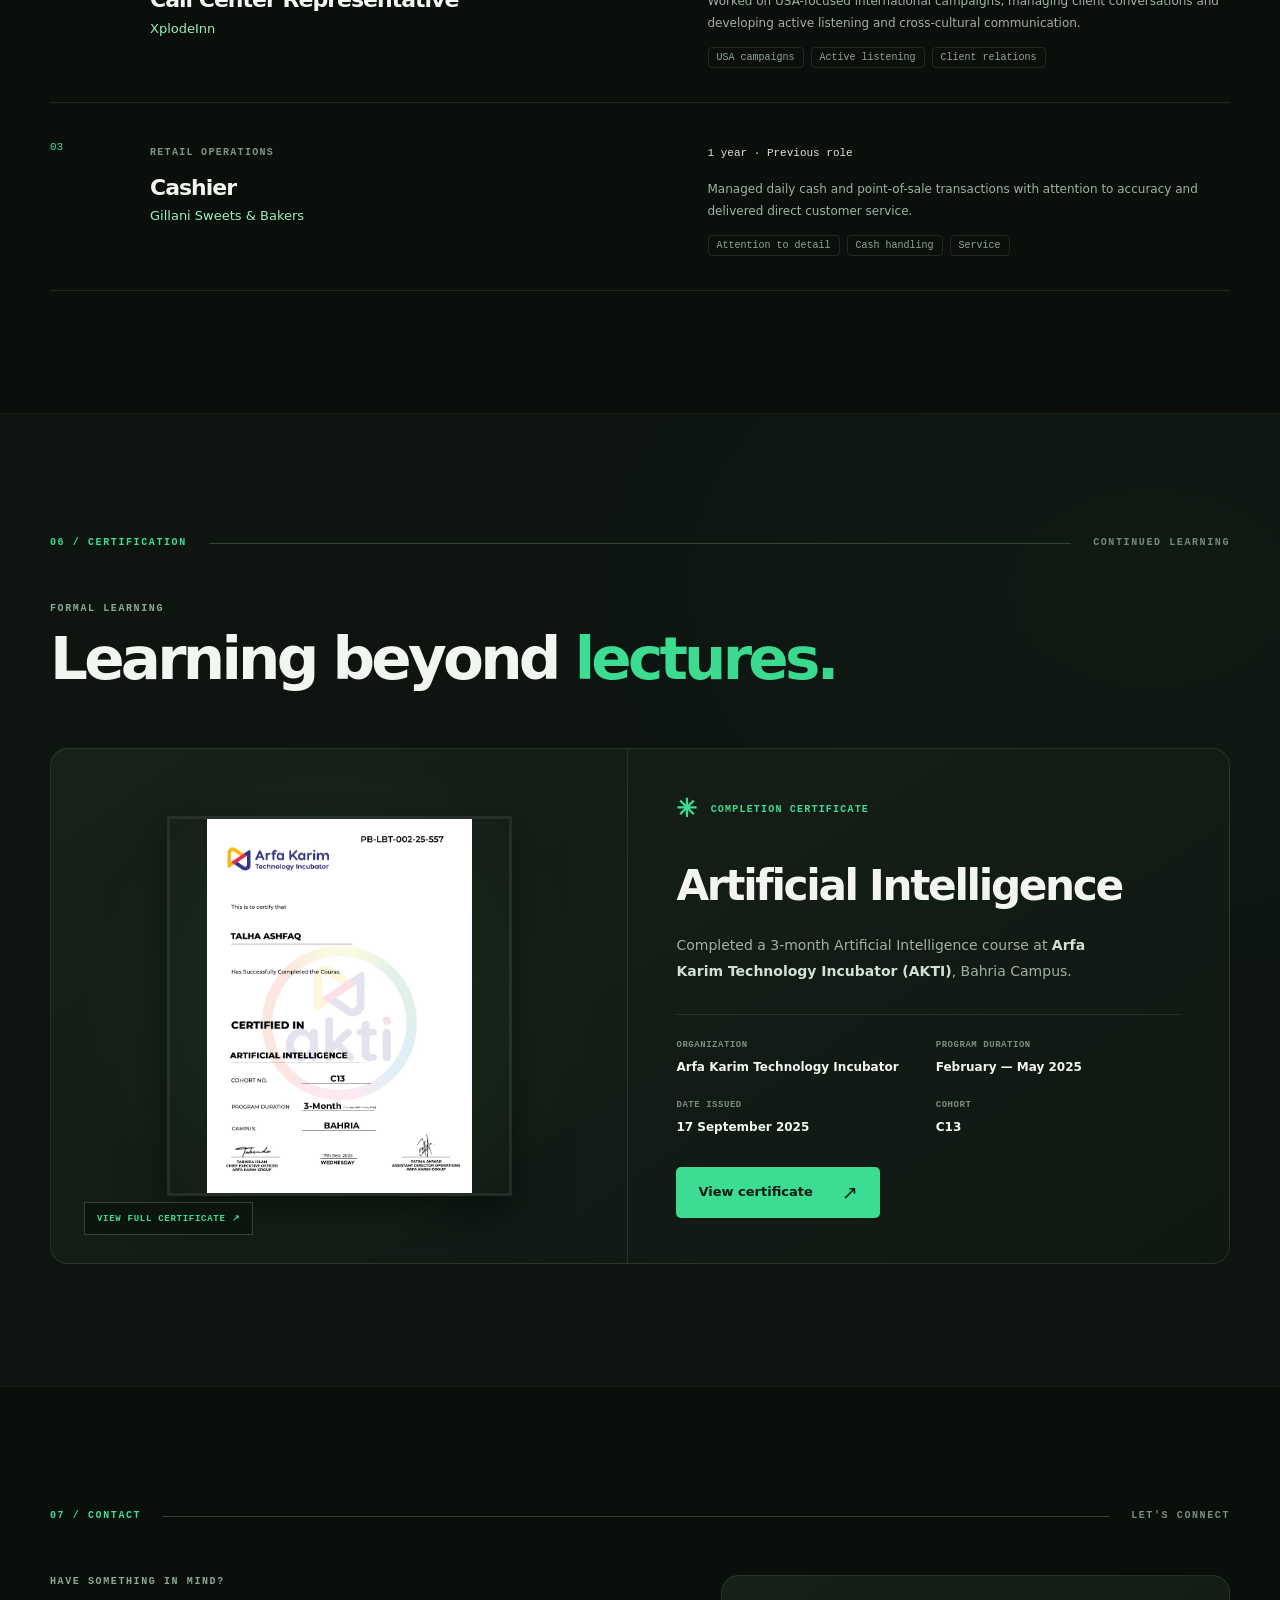
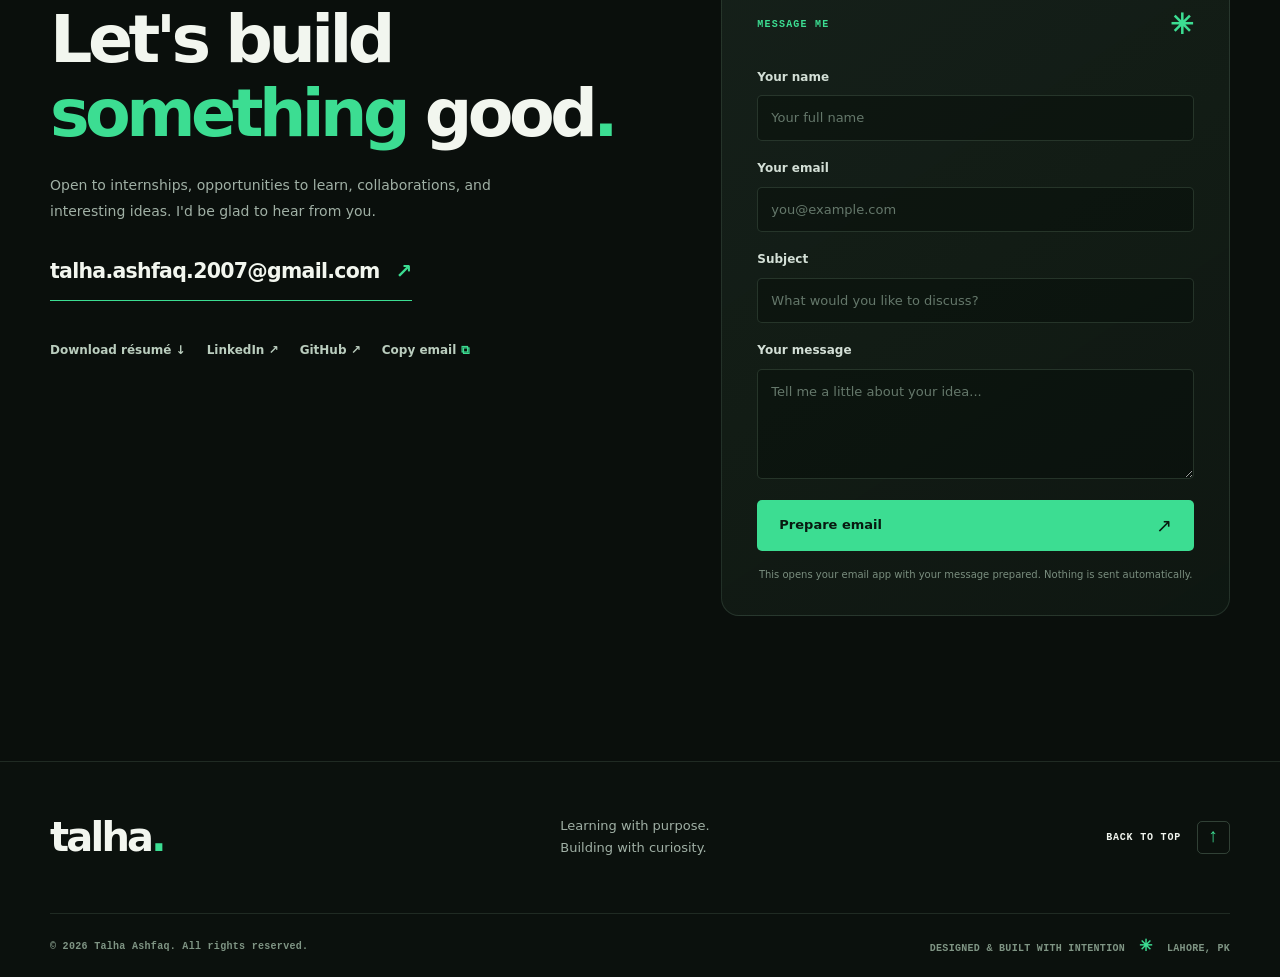
<file: experience.html>
<!doctype html><html lang="en"><head><meta charset="utf-8"><meta name="viewport" content="width=device-width,initial-scale=1"><meta http-equiv="refresh" content="0; url=index.html#experience"><title>Talha Ashfaq | Experience</title><script>location.replace('index.html#experience');</script></head><body><p>Find the experience section on <a href="index.html#experience">my updated portfolio</a>.</p></body></html>
</file>
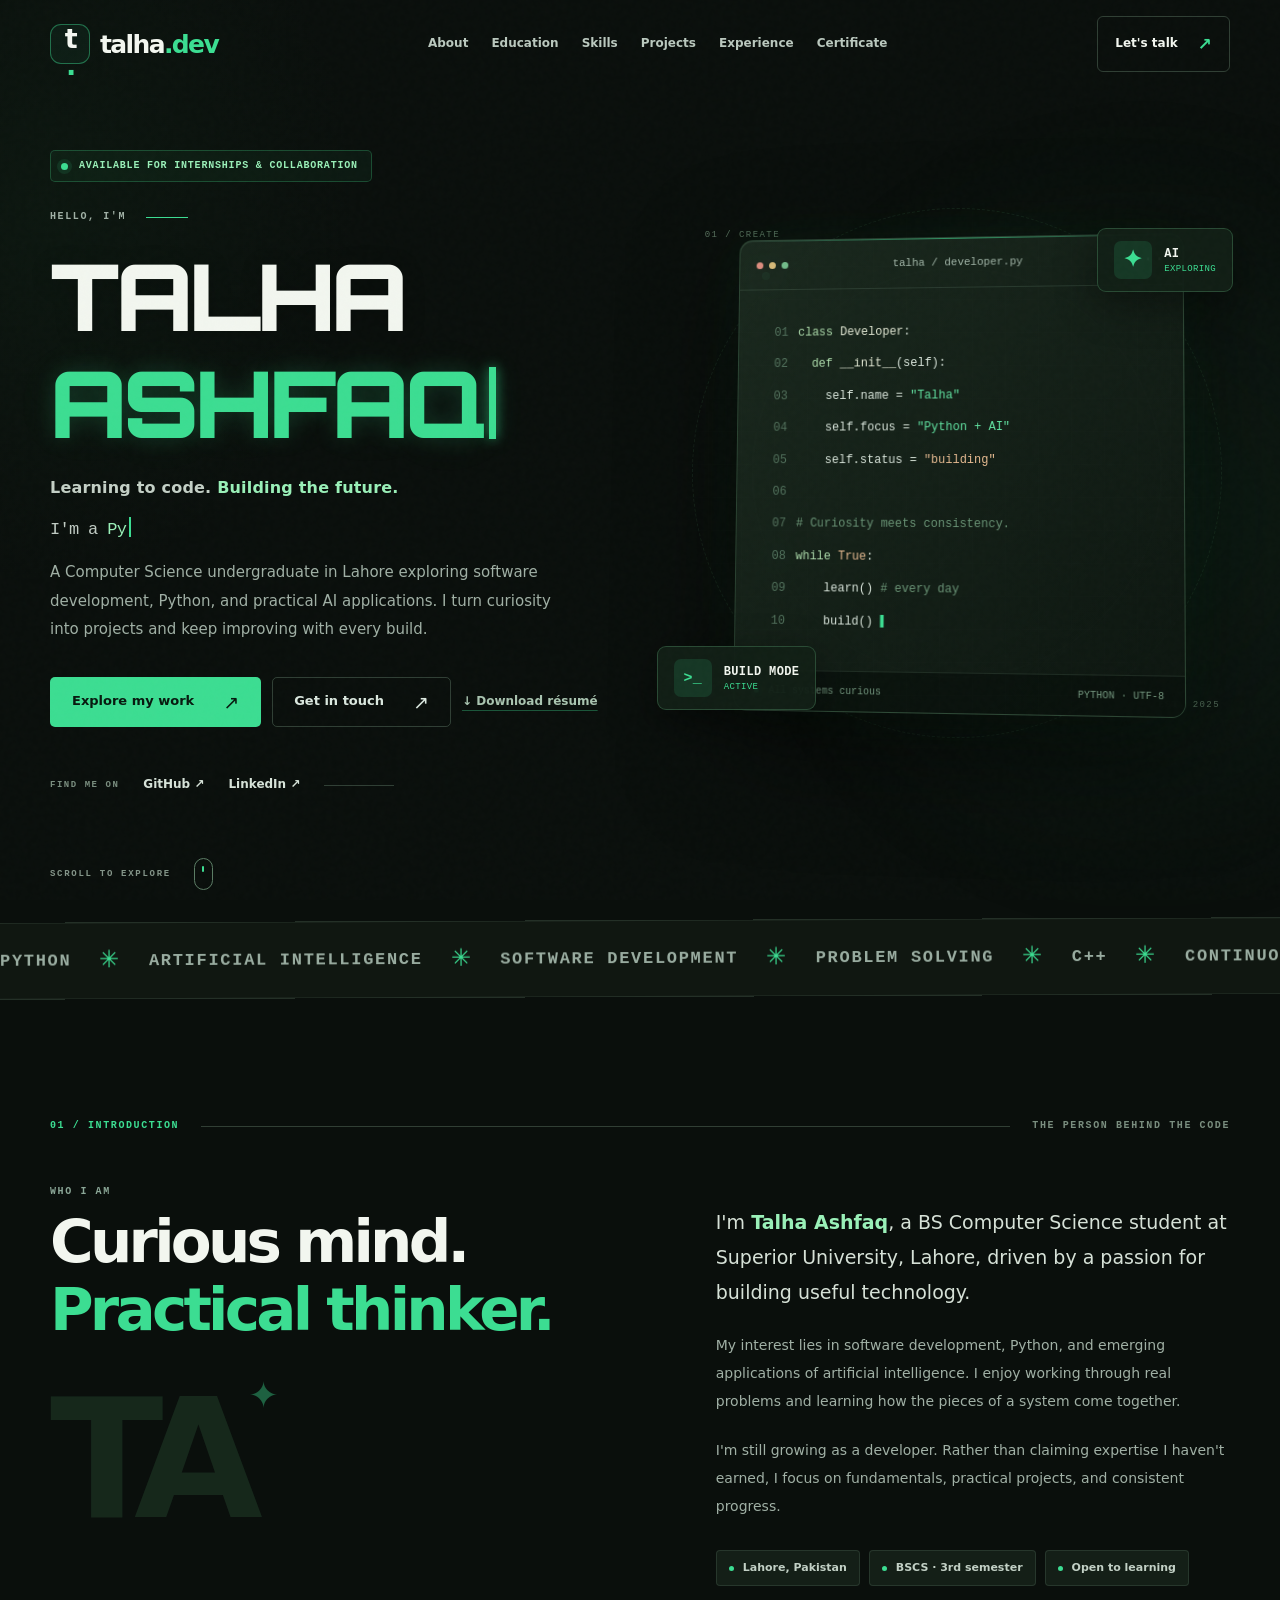
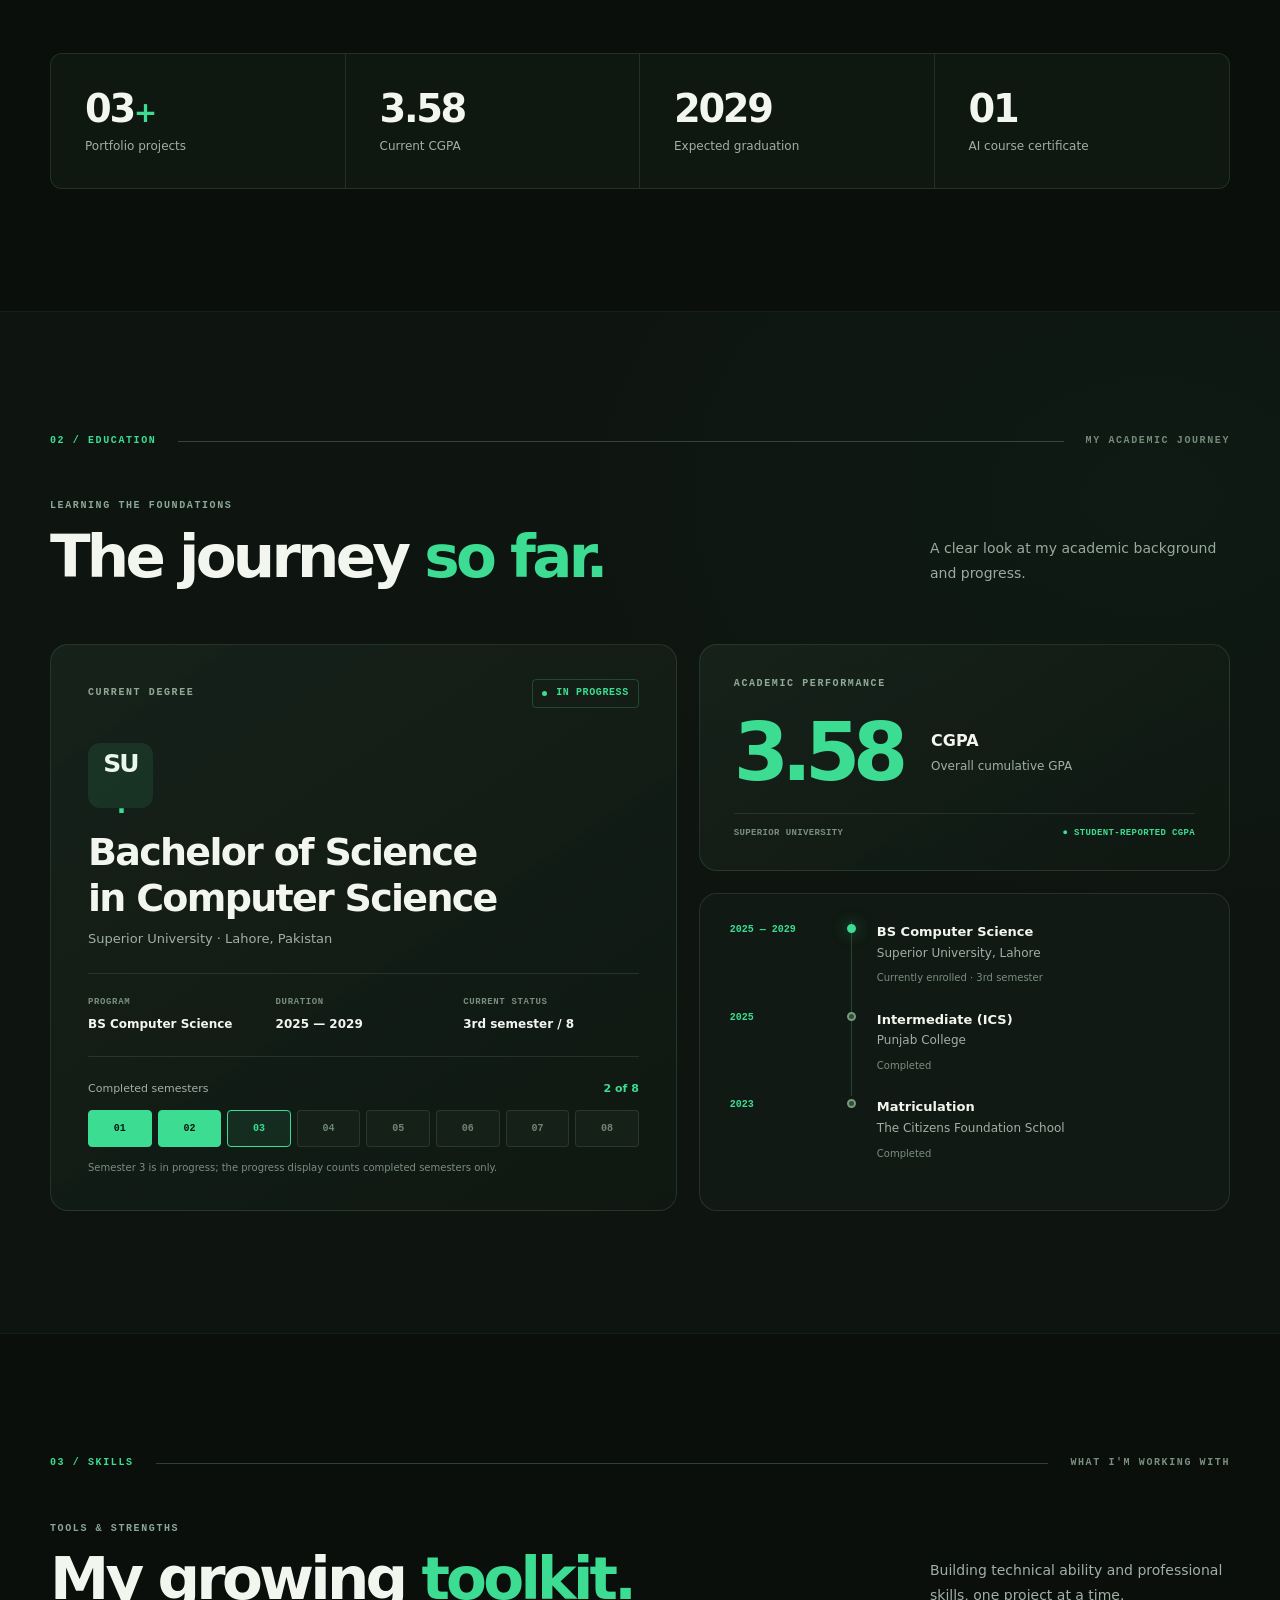
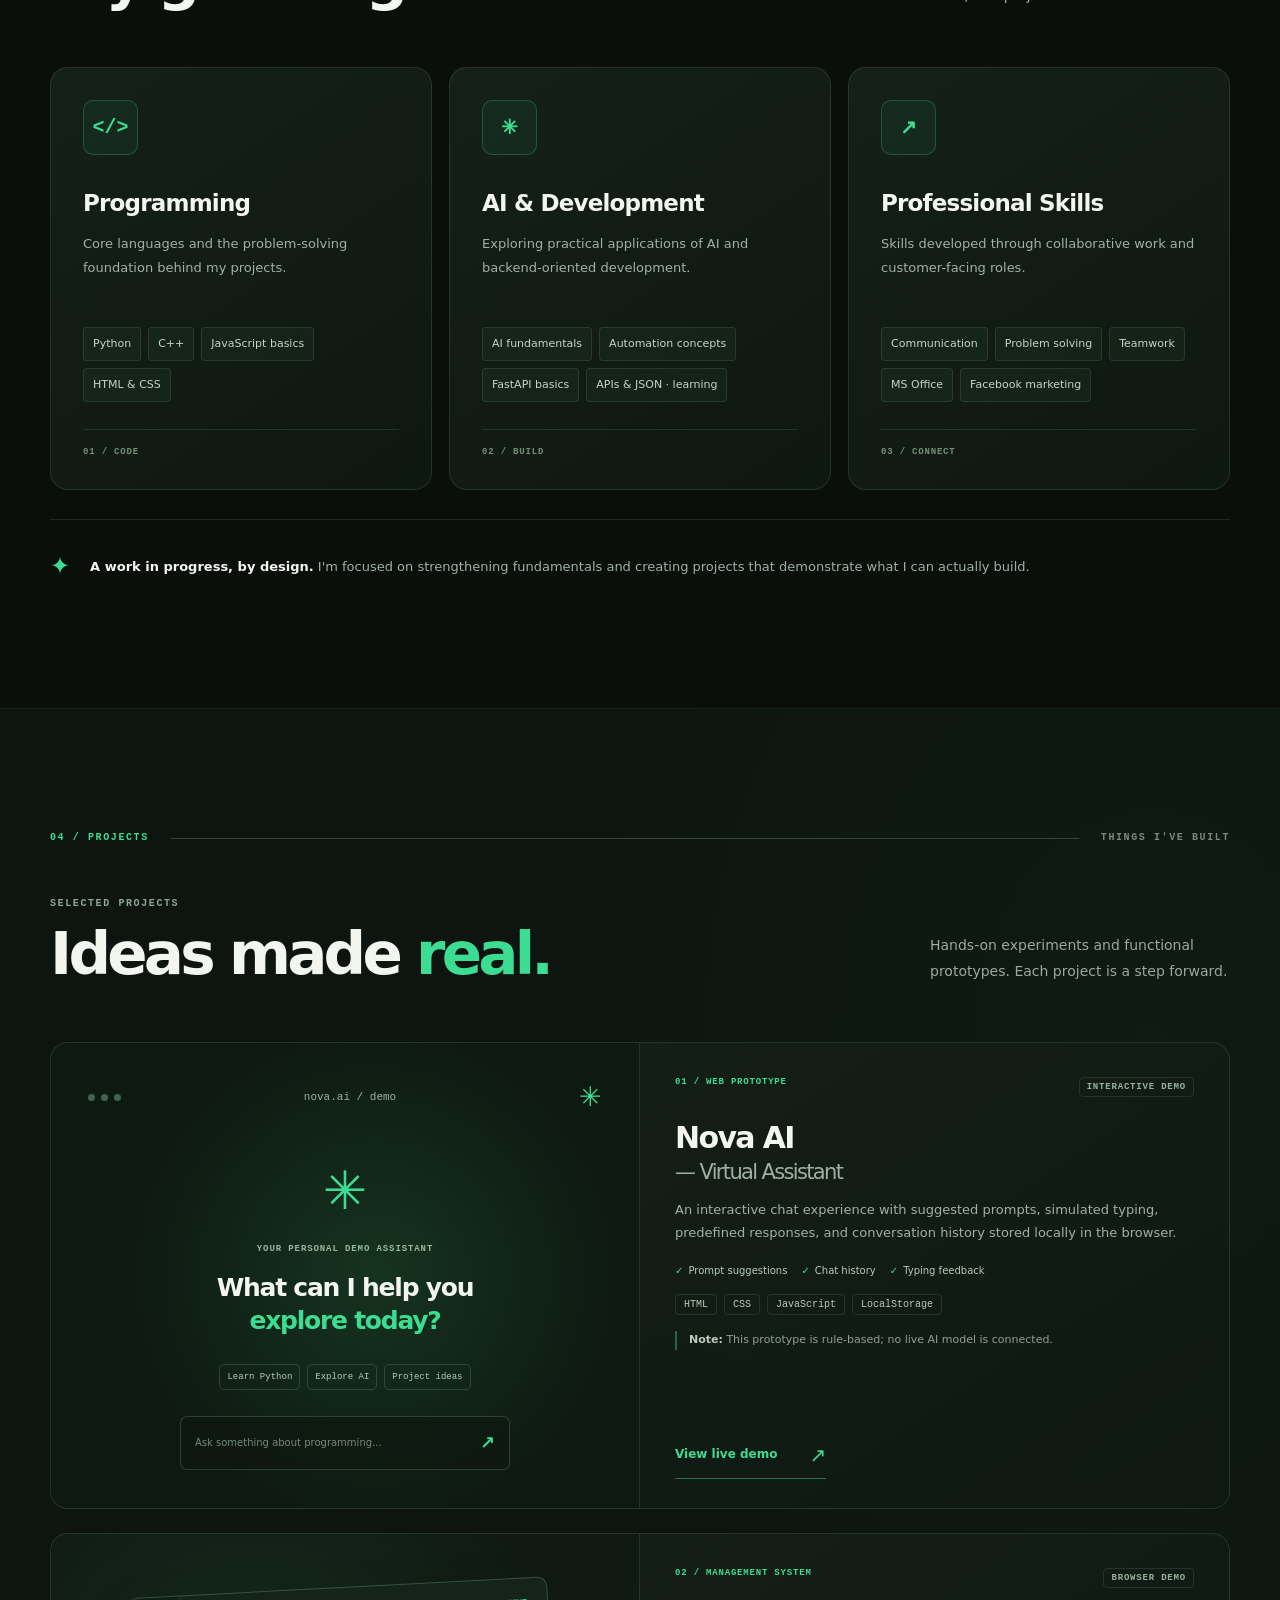
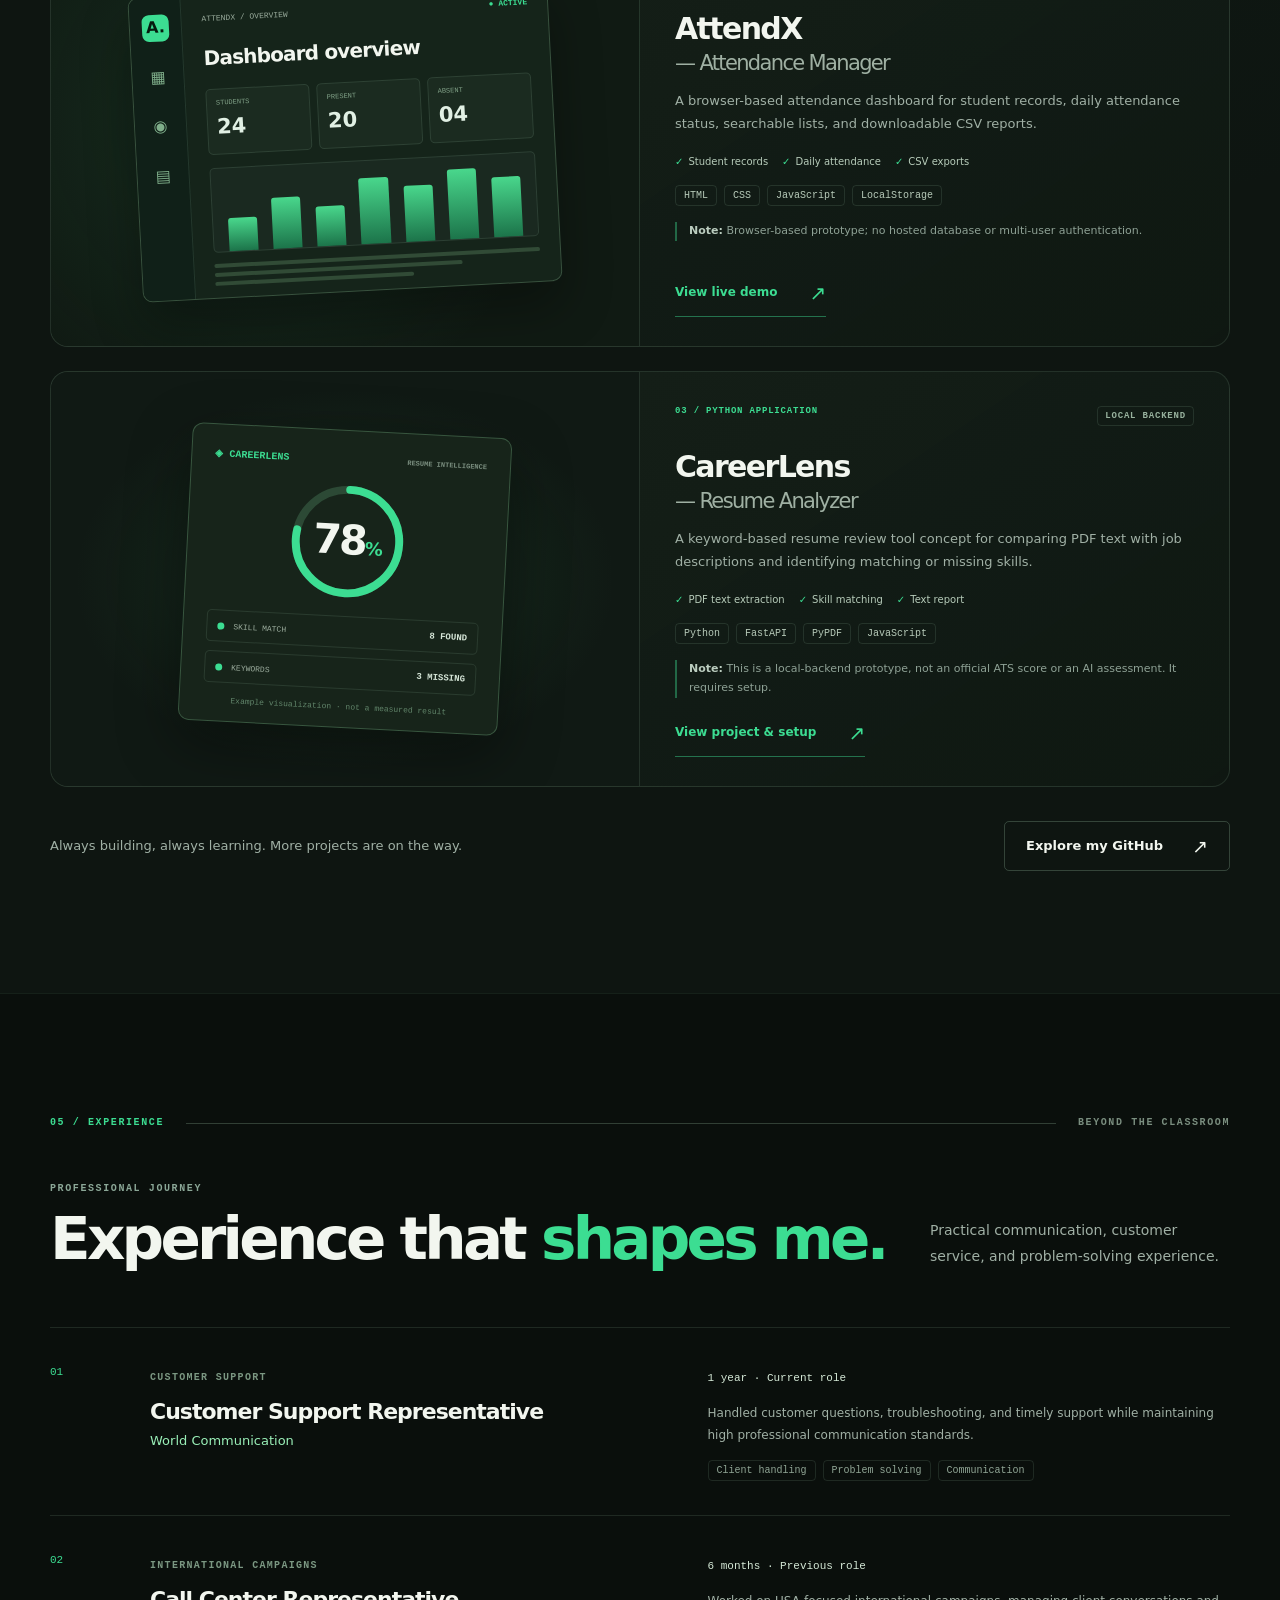
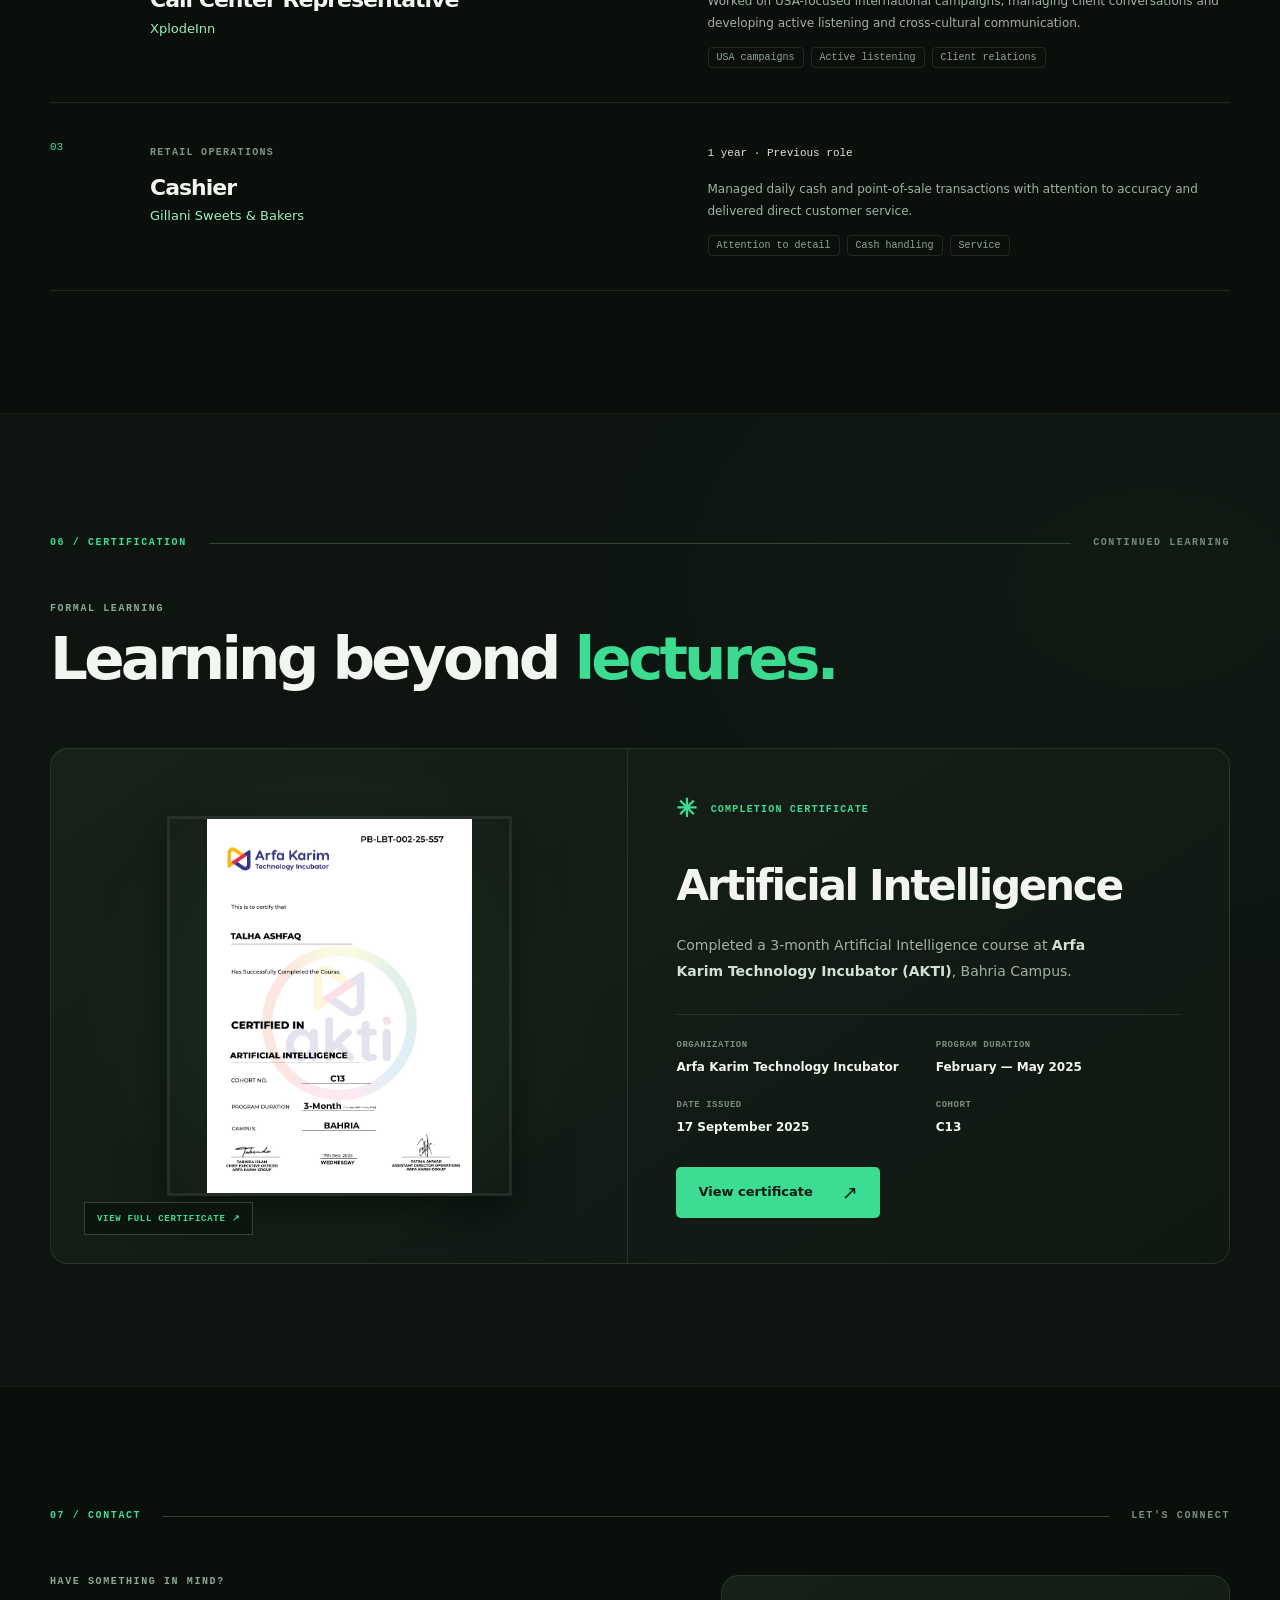
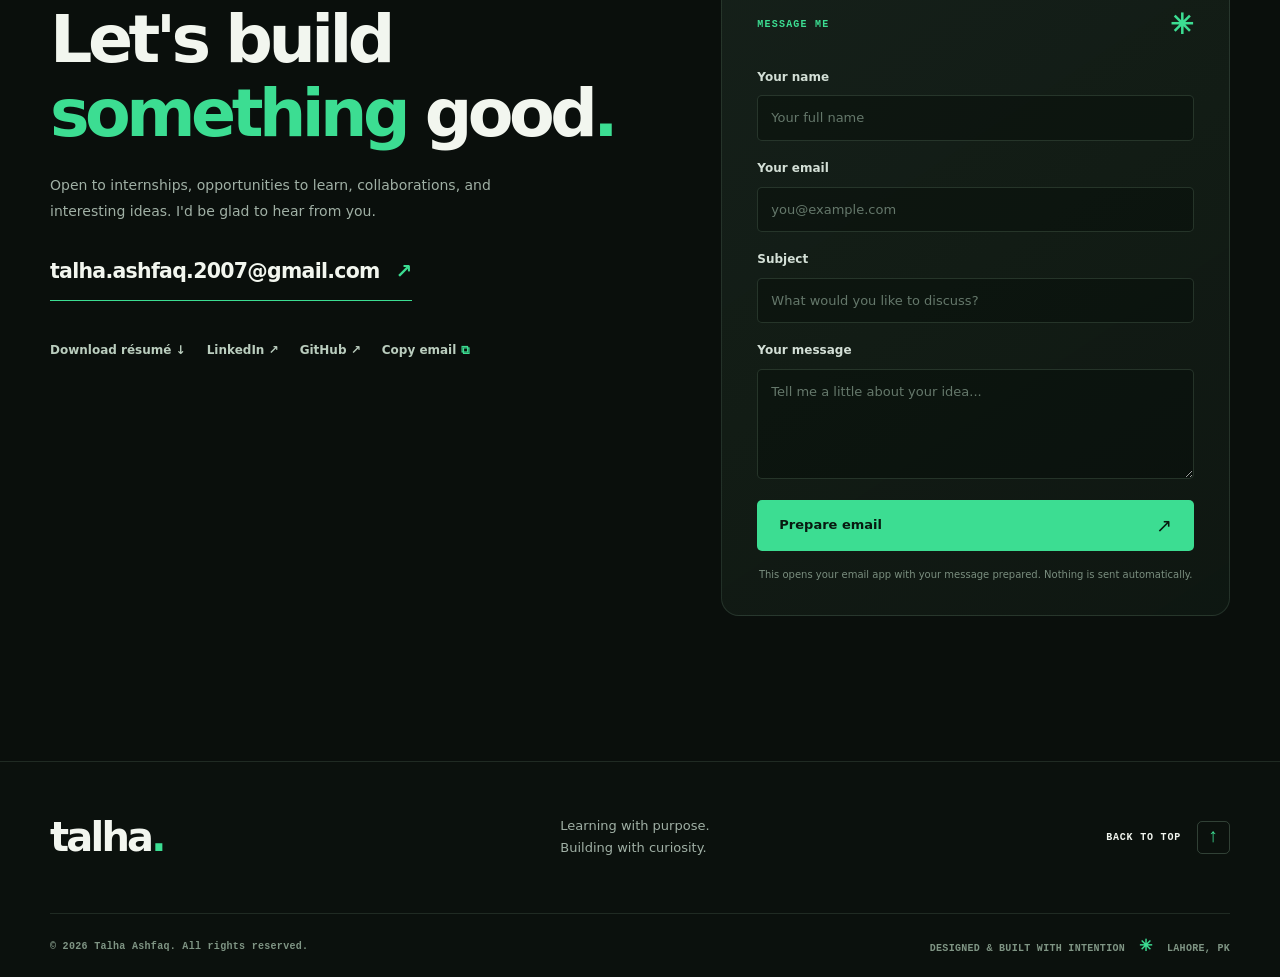
<file: projects.html>
<!doctype html><html lang="en"><head><meta charset="utf-8"><meta name="viewport" content="width=device-width,initial-scale=1"><meta http-equiv="refresh" content="0; url=index.html#projects"><title>Talha Ashfaq | Projects</title><script>location.replace('index.html#projects');</script></head><body><p>Find the projects section on <a href="index.html#projects">my updated portfolio</a>.</p></body></html>
</file>
<file: style.css>
/* TALHA ASHFAQ / EMERALD PORTFOLIO — static, accessible, GitHub Pages-ready */
:root{--bg:#0a0f0c;--bg-2:#0e1511;--surface:#141d17;--surface-2:#18241c;--line:rgba(171,217,184,.13);--line-strong:rgba(171,217,184,.24);--text:#f2f6ef;--muted:#a0b0a5;--subtle:#7a8e7f;--accent:#3cdd92;--accent-2:#9af0b8;--accent-deep:#0c4e30;--font:Inter,'Segoe UI',system-ui,-apple-system,BlinkMacSystemFont,Arial,sans-serif;--mono:'Cascadia Code','Consolas','SFMono-Regular',monospace;--ease:cubic-bezier(.22,1,.36,1);--radius:18px}
*{box-sizing:border-box}html{scroll-behavior:smooth;scroll-padding-top:92px}body{margin:0;background:var(--bg);color:var(--text);font:400 16px/1.65 var(--font);-webkit-font-smoothing:antialiased;overflow-x:hidden}::selection{color:#071a10;background:var(--accent)}a{color:inherit;text-decoration:none}button,input,textarea{font:inherit}button{cursor:pointer}a:focus-visible,button:focus-visible,input:focus-visible,textarea:focus-visible{outline:2px solid var(--accent);outline-offset:4px}img,svg{max-width:100%}img{display:block}.shell{width:min(1200px,calc(100% - 100px));margin-inline:auto}.skip-link{position:fixed;z-index:400;left:16px;top:-100px;padding:10px 18px;background:var(--accent);color:#06120a}.skip-link:focus{top:10px}.scroll-progress{position:fixed;height:2px;width:0;z-index:250;left:0;top:0;background:var(--accent);box-shadow:0 0 16px rgba(60,221,146,.6)}.grain{position:fixed;inset:0;pointer-events:none;z-index:100;opacity:.028;background-image:url("data:image/svg+xml,%3Csvg viewBox='0 0 180 180' xmlns='http://www.w3.org/2000/svg'%3E%3Cfilter id='n'%3E%3CfeTurbulence type='fractalNoise' baseFrequency='.85' numOctaves='3' stitchTiles='stitch'/%3E%3C/filter%3E%3Crect width='100%25' height='100%25' filter='url(%23n)' opacity='.65'/%3E%3C/svg%3E")}
/* Navigation */
.site-header{position:fixed;top:0;left:0;right:0;z-index:180;border-bottom:1px solid transparent;transition:background .4s,border-color .4s,backdrop-filter .4s}.site-header.scrolled{background:rgba(9,15,11,.83);backdrop-filter:blur(22px);-webkit-backdrop-filter:blur(22px);border-bottom-color:var(--line)}.nav{height:88px;display:flex;align-items:center;justify-content:space-between;gap:24px}.logo{display:flex;align-items:center;gap:10px;font-weight:780;letter-spacing:-.065em;font-size:25px;line-height:1}.logo-glyph{display:grid;place-items:center;width:40px;height:40px;border-radius:11px;border:1px solid rgba(60,221,146,.43);background:rgba(60,221,146,.055);font-size:27px;letter-spacing:-.09em}.logo-glyph span{color:var(--accent)}.logo-label .logo-full{color:var(--accent)}.nav-links{display:flex;gap:clamp(14px,1.8vw,26px);align-items:center}.nav-links a{font-size:12px;font-weight:600;color:#bac8be;transition:color .3s;position:relative;white-space:nowrap}.nav-links a:after{content:"";position:absolute;bottom:-10px;left:0;right:100%;height:2px;background:var(--accent);transition:right .3s var(--ease)}.nav-links a:hover,.nav-links a.active{color:#fff}.nav-links a:hover:after,.nav-links a.active:after{right:0}.nav-contact{font-size:12px;font-weight:720;display:inline-flex;gap:20px;padding:13px 17px;border:1px solid var(--line-strong);border-radius:6px;align-items:center;white-space:nowrap;transition:border-color .3s,background .3s,transform .3s}.nav-contact:hover{border-color:var(--accent);background:rgba(60,221,146,.08);transform:translateY(-2px)}.nav-contact span{color:var(--accent);font-size:17px}.menu-toggle{display:none;background:none;border:0;align-items:center;justify-content:center;width:40px;height:42px;flex-direction:column;gap:6px}.menu-toggle span{height:2px;width:23px;background:var(--text);transition:transform .25s,opacity .25s}.menu-toggle[aria-expanded="true"] span:first-child{transform:translateY(8px) rotate(45deg)}.menu-toggle[aria-expanded="true"] span:nth-child(2){opacity:0}.menu-toggle[aria-expanded="true"] span:last-child{transform:translateY(-8px) rotate(-45deg)}
/* Hero */
.hero{min-height:790px;min-height:min(840px,100svh);padding-top:150px;padding-bottom:125px;display:grid;grid-template-columns:1.1fr 1fr;align-items:center;gap:35px;position:relative}.hero:before{content:"";position:absolute;z-index:-1;left:-28%;top:-20%;width:55%;height:85%;background:radial-gradient(ellipse,rgba(26,70,40,.14),transparent 68%);pointer-events:none}.hero-aura{position:absolute;z-index:-1;right:-30%;top:8%;width:75%;aspect-ratio:1;background:radial-gradient(circle,rgba(29,101,63,.15),transparent 63%);filter:blur(35px);pointer-events:none}.hero-copy{position:relative;z-index:2;animation:enter-up .95s var(--ease) both}.eyebrow-pill{display:inline-flex;align-items:center;gap:11px;padding:7px 13px 7px 10px;font:700 10px/1.6 var(--mono);letter-spacing:.08em;color:var(--accent-2);border:1px solid rgba(74,221,145,.25);border-radius:5px;background:rgba(45,151,94,.08);margin-bottom:28px}.live-dot,.pulse-dot{display:inline-block;width:7px;height:7px;border-radius:50%;background:var(--accent);box-shadow:0 0 0 4px rgba(60,221,146,.1);animation:blink 2.8s infinite}.hero-overline,.eyebrow,.section-index,.section-meta,.small-label,.status-badge{font:700 10px/1.45 var(--mono);letter-spacing:.16em}.hero-overline{color:var(--muted);display:flex;align-items:center;gap:20px;margin:0 0 22px}.arrow-line{width:42px;height:1px;background:var(--accent)}h1,h2,h3,h4,p{margin-top:0}.hero h1{font-size:clamp(53px,5.6vw,91px);line-height:1.055;letter-spacing:-.073em;font-weight:760;margin:0 0 23px;white-space:nowrap}.headline-accent,.ink-accent{color:var(--accent)}.hero h1 em{font-style:normal;color:#9daaa0}.hero-role{font:500 19px/1.4 var(--mono);letter-spacing:-.04em;margin:0 0 21px;color:#c1ccc4}.hero-role #type-target{color:var(--accent-2)}.typing-cursor{display:inline-block;width:2px;height:1.2em;background:var(--accent);vertical-align:-.22em;margin-left:3px;animation:caret 1s steps(1) infinite}.hero-desc{max-width:520px;font-size:15px;line-height:1.9;color:var(--muted);margin:0 0 33px}.hero-actions{display:flex;align-items:center;gap:11px;flex-wrap:wrap}.btn{min-height:50px;display:inline-flex;align-items:center;justify-content:center;gap:29px;padding:12px 21px;border:1px solid transparent;border-radius:5px;font-size:13px;font-weight:720;line-height:1.3;transition:transform .3s var(--ease),background .3s,border-color .3s,box-shadow .3s;white-space:nowrap}.btn:hover{transform:translateY(-4px)}.btn-primary{color:#081a10;background:var(--accent)}.btn-primary:hover{background:#76eaaa;box-shadow:0 11px 32px rgba(60,221,146,.15)}.btn-primary span,.btn-quiet span,.btn-outline span{font-size:19px;font-weight:400}.btn-quiet{background:transparent;border-color:var(--line-strong);color:#dbe8df}.btn-quiet:hover,.btn-outline:hover{border-color:var(--accent);background:rgba(60,221,146,.08)}.btn-outline{border-color:var(--line-strong);color:var(--text)}.hero-socials{display:flex;gap:24px;align-items:center;margin-top:48px}.hero-socials>span:first-child{font:700 9px var(--mono);letter-spacing:.17em;color:var(--subtle)}.hero-socials a{font-size:12px;color:#d7e3d9;font-weight:650;transition:color .25s}.hero-socials a:hover{color:var(--accent)}.hero-social-line{height:1px;width:70px;background:var(--line-strong)}.hero-art{height:565px;position:relative;display:flex;align-items:center;justify-content:center;perspective:1200px;animation:fade-in 1.2s .2s both}.art-grid{position:absolute;inset:10px -10px;background-image:linear-gradient(to right,rgba(75,144,92,.055) 1px,transparent 1px),linear-gradient(to bottom,rgba(75,144,92,.055) 1px,transparent 1px);background-size:33px 33px;mask-image:radial-gradient(ellipse,black 17%,transparent 72%)}.orbit{position:absolute;pointer-events:none;border:1px solid rgba(92,169,114,.13);border-radius:50%;animation:orbit-spin 25s linear infinite}.orbit:after{content:"";position:absolute;width:8px;height:8px;border-radius:50%;background:var(--accent);box-shadow:0 0 18px rgba(60,221,146,.85);top:12%;left:13%}.orbit-a{width:530px;height:530px;border-style:dashed}.orbit-b{width:410px;height:410px;animation-direction:reverse;animation-duration:33s}.orbit-b:after{width:5px;height:5px;top:70%;left:5%;opacity:.65}.terminal-card{width:min(450px,95%);border:1px solid rgba(145,222,169,.2);background:linear-gradient(135deg,rgba(27,42,31,.96),rgba(13,22,16,.99));border-radius:14px;overflow:hidden;box-shadow:0 32px 110px rgba(0,0,0,.58),0 0 60px rgba(47,154,92,.10),inset 0 1px rgba(255,255,255,.05);position:relative;z-index:3;transform:rotateY(-5deg) rotateX(3deg);transition:transform .45s var(--ease),box-shadow .45s}.terminal-card:hover{box-shadow:0 38px 120px rgba(0,0,0,.6),0 0 80px rgba(47,154,92,.14)}.terminal-card:before{content:"";position:absolute;left:0;top:0;right:0;height:1px;background:linear-gradient(90deg,transparent,var(--accent),transparent);opacity:.6}.terminal-top{height:51px;border-bottom:1px solid var(--line);display:flex;justify-content:space-between;align-items:center;padding:0 17px;font:11px var(--mono);color:#a2b6a8}.window-dots{display:flex;gap:6px}.window-dots i{width:7px;height:7px;border-radius:50%;background:#3d5b47}.window-dots i:first-child{background:#dc8d7e}.window-dots i:nth-child(2){background:#d5b978}.window-dots i:nth-child(3){background:#72bb8a}.terminal-more{font-size:19px}.terminal-body{padding:28px 18px 33px;font:12px/2.7 var(--mono);color:#dce8de;white-space:pre;overflow:hidden}.terminal-body div{min-height:31px}.line-no{display:inline-block;width:33px;margin-right:10px;color:#52715c;text-align:right;user-select:none}.code-key{color:#b0dfae}.code-type,.code-func{color:#e4ead6}.code-string{color:#62e5a3}.code-bool{color:#e8bc92}.code-comment{color:#699375}.cursor-block{color:var(--accent);animation:caret .9s steps(1) infinite}.terminal-footer{display:flex;justify-content:space-between;align-items:center;padding:14px 20px;font:10px var(--mono);color:#72957d;background:rgba(7,15,10,.65);border-top:1px solid var(--line)}.terminal-footer span:first-child{display:flex;align-items:center;gap:10px}.terminal-footer .pulse-dot{width:5px;height:5px}.floating-badge{position:absolute;z-index:4;border-radius:9px;border:1px solid rgba(122,219,155,.23);background:rgba(18,32,22,.96);box-shadow:0 12px 40px rgba(0,0,0,.4);padding:12px 16px;display:flex;align-items:center;gap:12px;font:720 12px var(--mono);letter-spacing:.03em;animation:float 5s ease-in-out infinite}.floating-badge small{display:block;font-size:9px;color:var(--accent);font-weight:500;margin-top:3px}.badge-symbol{display:grid;place-items:center;width:38px;height:38px;border-radius:7px;background:rgba(60,221,146,.13);color:var(--accent);font-size:23px}.terminal-arrow{font-size:15px}.badge-top{top:38px;right:-3px;animation-delay:-1.4s}.badge-bottom{bottom:45px;left:-28px;animation-delay:-3s}.corner-label{position:absolute;color:#57715d;font:9px var(--mono);letter-spacing:.16em}.art-label-one{top:40px;left:20px}.art-label-two{right:10px;bottom:45px}.scroll-indicator{position:absolute;bottom:30px;left:0;display:flex;align-items:center;gap:23px;color:#849589;font:700 9px var(--mono);letter-spacing:.19em}.scroll-mouse{height:32px;width:19px;border:1px solid #5b7c64;border-radius:11px;display:flex;justify-content:center;padding-top:7px}.scroll-mouse i{width:2px;height:6px;border-radius:2px;background:var(--accent);animation:mouse-down 1.7s infinite}
/* Ticker and shared sections */
.marquee-wrap{overflow:hidden;border-top:1px solid var(--line);border-bottom:1px solid var(--line);background:#101711;transform:rotate(-.25deg);height:77px;display:flex;align-items:center}.marquee-track{display:flex;width:max-content;animation:marquee 40s linear infinite}.marquee-track span{display:flex;white-space:pre;align-items:center;padding-right:48px;color:#99aca0;font:740 17px/1 var(--mono);letter-spacing:.1em}.marquee-track b{color:var(--accent);font-size:24px;margin-inline:16px;font-weight:500}.section{padding-block:122px}.section-depth{background:var(--bg-2);position:relative;border-block:1px solid rgba(115,169,127,.07)}.section-depth:before{content:"";position:absolute;inset:0;pointer-events:none;background:radial-gradient(ellipse at 90% 18%,rgba(23,89,50,.08),transparent 35%)}.section-top{display:flex;align-items:center;gap:22px;margin-bottom:51px}.section-index{color:var(--accent);white-space:nowrap}.section-hairline{height:1px;background:var(--line-strong);flex:1}.section-meta{color:var(--subtle);white-space:nowrap}.section-heading h2{font-size:clamp(40px,4.65vw,64px);font-weight:720;line-height:1.15;letter-spacing:-.063em;margin:9px 0 0}.eyebrow{color:#8ba797;margin-bottom:8px}.heading-row{display:flex;justify-content:space-between;align-items:end;gap:30px;margin-bottom:53px}.heading-note{max-width:300px;margin:0 0 5px;font-size:14px;color:var(--muted);line-height:1.8}.surface{background:linear-gradient(146deg,rgba(25,37,29,.8),rgba(15,24,18,.91));border:1px solid var(--line);border-radius:var(--radius);position:relative;overflow:hidden}.surface[data-spotlight]:before{content:"";position:absolute;inset:0;pointer-events:none;background:radial-gradient(380px circle at var(--mx,50%) var(--my,40%),rgba(62,220,137,.09),transparent 50%);opacity:0;transition:opacity .3s}.surface[data-spotlight]:hover:before{opacity:1}.reveal{opacity:1;transform:none;transition:opacity .82s var(--ease),transform .82s var(--ease)}.js .reveal:not(.visible){opacity:0;transform:translateY(34px)}.reveal.visible{opacity:1;transform:none}.delay-1{transition-delay:.11s}.delay-2{transition-delay:.22s}
/* About */
.about-grid{display:grid;grid-template-columns:1fr .9fr;gap:8%;position:relative}.about-grid h2{margin-top:9px}.about-monogram{height:170px;display:flex;align-items:center;color:rgba(75,155,99,.18);font-weight:750;font-size:clamp(110px,13vw,190px);letter-spacing:-.1em;user-select:none;line-height:1;margin-top:30px}.about-monogram>span{position:relative}.monogram-spark{font-size:37px;vertical-align:top;color:rgba(60,221,146,.4);margin-left:2px}.about-text{padding-top:20px}.about-text p{font-size:14px;color:var(--muted);line-height:2;max-width:570px;margin:0 0 21px}.about-text .lead{font-size:19px;color:#d6e1d7;font-weight:420;line-height:1.85}.about-text .lead strong{color:var(--accent-2)}.about-tags{display:flex;gap:9px;flex-wrap:wrap;margin-top:30px}.about-tags>span{display:inline-flex;align-items:center;gap:9px;padding:8px 12px;background:#141f17;border:1px solid var(--line);border-radius:4px;color:#c2d0c5;font-size:11px;font-weight:600}.mini-dot{width:5px;height:5px;border-radius:50%;background:var(--accent)}.stats-grid{display:grid;grid-template-columns:repeat(4,1fr);border:1px solid var(--line);margin-top:67px;border-radius:12px;overflow:hidden;background:rgba(26,41,30,.35)}.stat{padding:31px 34px;display:flex;flex-direction:column;gap:4px}.stat:not(:last-child){border-right:1px solid var(--line)}.stat-big{font-size:clamp(31px,3vw,44px);line-height:1.25;font-weight:750;letter-spacing:-.06em}.stat-big .symbol{color:var(--accent);font-size:28px}.stat>span:last-child{color:var(--muted);font-size:12px}
/* Education */
.education-layout{display:grid;grid-template-columns:1.18fr 1fr;gap:22px}.degree-feature{padding:34px 37px;min-height:560px}.feature-top{display:flex;justify-content:space-between;gap:10px;align-items:center}.small-label{color:#91aa98}.status-badge{color:var(--accent);border:1px solid rgba(60,221,146,.24);padding:6px 9px;display:inline-flex;align-items:center;gap:9px;border-radius:4px;letter-spacing:.06em}.status-badge i{width:5px;height:5px;border-radius:50%;background:var(--accent)}.degree-logo{display:grid;place-items:center;width:65px;height:65px;font-weight:790;font-size:25px;letter-spacing:-.08em;border-radius:12px;background:rgba(60,221,146,.1);color:#eaf7ed;margin:35px 0 21px}.degree-logo span{color:var(--accent)}.degree-feature h3{font-size:clamp(26px,3vw,38px);line-height:1.22;letter-spacing:-.045em;margin-bottom:6px}.degree-feature>p{color:var(--muted);font-size:13px;margin-bottom:24px}.degree-info{display:grid;grid-template-columns:1fr 1fr 1fr;gap:12px;padding-block:23px;border-block:1px solid var(--line);margin-block:23px}.degree-info span,.semester-header,.degree-info strong{display:block}.degree-info span{font:700 9px var(--mono);letter-spacing:.07em;color:var(--subtle);margin-bottom:8px}.degree-info strong{font-size:12px;font-weight:650;line-height:1.5}.semester-header{display:flex;justify-content:space-between;font-size:11px;color:var(--muted);margin:0 0 12px}.semester-header strong{color:var(--accent)}.semesters{display:grid;grid-template-columns:repeat(8,1fr);gap:6px}.semesters span{border:1px solid var(--line);border-radius:4px;display:grid;place-items:center;padding:12px 3px;font:700 10px var(--mono);color:#708674;background:#152019}.semesters .done{background:var(--accent);color:#0b1a10;border-color:var(--accent)}.semesters .current{color:var(--accent);border-color:var(--accent);background:rgba(60,221,146,.09)}.microcopy{font-size:10px!important;line-height:1.7!important;color:var(--subtle)!important;margin-top:12px!important;margin-bottom:0!important}.edu-right{display:flex;flex-direction:column;gap:22px}.cgpa-card{padding:32px 34px;min-height:219px}.cgpa-flex{display:flex;align-items:center;gap:30px;margin:21px 0}.cgpa-number{font-size:clamp(62px,6.2vw,85px);font-weight:750;letter-spacing:-.09em;line-height:1;color:var(--accent)}.cgpa-flex>div{display:flex;flex-direction:column;gap:3px}.cgpa-label{font-size:16px;font-weight:750}.cgpa-flex small{font-size:12px;color:var(--muted)}.cgpa-bottom{display:flex;justify-content:space-between;gap:10px;border-top:1px solid var(--line);padding-top:14px;font:700 9px var(--mono);letter-spacing:.04em;color:var(--subtle)}.cgpa-bottom>span:last-child{color:var(--accent)}.edu-timeline{border:1px solid var(--line);border-radius:var(--radius);padding:27px 30px 8px;background:rgba(18,28,21,.72);flex:1}.edu-step{display:grid;grid-template-columns:105px 1fr;gap:16px;min-height:87px}.step-year{font:700 10px var(--mono);color:var(--accent);padding-top:3px;white-space:nowrap}.step-content{position:relative;padding-left:25px;border-left:1px solid rgba(80,146,98,.35);padding-bottom:19px}.edu-step:last-child .step-content{border-left-color:transparent}.step-dot{position:absolute;left:-5px;top:3px;background:#344e3a;border:2px solid #769b7e;width:9px;height:9px;border-radius:50%}.step-dot.active{background:var(--accent);border-color:var(--accent);box-shadow:0 0 15px rgba(60,221,146,.55)}.step-content h4{font-size:13px;font-weight:720;margin-bottom:1px}.step-content p{font-size:12px;color:var(--muted);margin-bottom:0}.step-content small{font-size:10px;color:var(--subtle)}
/* Skills */
.skills-grid{display:grid;grid-template-columns:repeat(3,1fr);gap:17px}.skill-card{padding:32px;min-height:345px;transition:border-color .35s,transform .35s var(--ease)}.skill-card:hover{transform:translateY(-7px);border-color:rgba(60,221,146,.35)}.skill-icon{width:55px;height:55px;display:grid;place-items:center;border:1px solid rgba(60,221,146,.25);border-radius:10px;background:rgba(60,221,146,.06);color:var(--accent);font:600 20px var(--mono);margin-bottom:30px}.skill-card h3{font-size:23px;font-weight:720;letter-spacing:-.035em;margin:0 0 9px}.skill-card p{font-size:13px;color:var(--muted);line-height:1.85;min-height:75px;margin-bottom:20px}.skill-pills,.work-tags,.project-tech,.project-features{display:flex;gap:7px;flex-wrap:wrap}.skill-pills span{font-size:11px;background:rgba(59,119,72,.10);border:1px solid var(--line);color:#c4d6c8;border-radius:4px;padding:7px 9px}.skill-card-index{margin-top:27px;padding-top:17px;border-top:1px solid var(--line);color:#749078;font:700 9px var(--mono);letter-spacing:.09em}.skills-footer{display:flex;align-items:center;gap:20px;border-top:1px solid var(--line);margin-top:29px;padding-top:27px}.skills-footer .micro-star{color:var(--accent);font-size:24px}.skills-footer p{margin:0;font-size:13px;color:var(--muted)}.skills-footer strong{color:var(--text)}
/* Projects */
.projects-list{display:flex;flex-direction:column;gap:24px}.project-card{display:grid;grid-template-columns:1fr 1fr;min-height:414px;transition:border-color .3s}.project-card:hover{border-color:rgba(60,221,146,.35)}.project-visual{min-height:412px;padding:22px;overflow:hidden;position:relative;display:flex;align-items:center;justify-content:center;border-right:1px solid var(--line)}.visual-nova{background:radial-gradient(circle at 55% 50%,rgba(61,180,101,.17),transparent 62%),#0e1912;display:block;padding:38px 37px}.project-visual-top{display:flex;justify-content:space-between;align-items:center;font:11px var(--mono);color:#99b1a0}.project-visual-top>span:last-child{font-size:27px;color:var(--accent)}.fake-dots{display:flex;gap:6px}.fake-dots i{width:7px;height:7px;border-radius:50%;background:#43644c}.nova-body{max-width:330px;margin:50px auto 0;text-align:center}.nova-mark{color:var(--accent);font-size:53px;line-height:1;margin-bottom:16px;animation:slow-turn 20s linear infinite}.nova-body>span{font:700 9px var(--mono);letter-spacing:.1em;color:#99b8a1}.nova-body>strong{display:block;font-size:25px;line-height:1.3;letter-spacing:-.05em;margin-top:13px}.nova-body em{font-style:normal;color:var(--accent)}.nova-chips{margin:27px 0 26px;display:flex;justify-content:center;gap:7px}.nova-chips span{font:9px var(--mono);padding:7px;border:1px solid rgba(136,189,149,.24);border-radius:5px;color:#b6ccb9;white-space:nowrap}.nova-input{border:1px solid rgba(143,191,151,.24);background:rgba(15,24,17,.7);border-radius:7px;display:flex;justify-content:space-between;align-items:center;padding:11px 14px;text-align:left;color:#738a7a;font-size:10px}.nova-input b{color:var(--accent);font-size:18px}.project-details{padding:34px 35px 29px;display:flex;flex-direction:column;position:relative;z-index:1}.project-topline{display:flex;justify-content:space-between;flex-wrap:wrap;gap:12px;color:var(--accent);font:700 9px var(--mono);letter-spacing:.09em}.project-status{color:#98b29e;border:1px solid var(--line);padding:4px 7px;border-radius:4px}.project-details h3{font-size:30px;letter-spacing:-.055em;line-height:1.2;margin:23px 0 13px}.project-subname{display:block;color:#9fb0a3;font-weight:520;font-size:21px;margin-top:4px}.project-details>p:not(.project-caveat){font-size:13px;color:var(--muted);line-height:1.8;margin-bottom:18px}.project-features{margin:0 0 15px;gap:7px 14px}.project-features span{color:#b6cbb9;font-size:10px}.project-features span:before{content:"✓";color:var(--accent);margin-right:5px}.project-tech{margin-bottom:16px}.project-tech span{border:1px solid var(--line);border-radius:4px;padding:4px 8px;color:#b7cab9;font:10px var(--mono)}.project-caveat{border-left:2px solid rgba(60,221,146,.4);padding-left:12px;color:#8ea195;font-size:11px;line-height:1.7;margin:0 0 19px}.project-caveat strong{color:#bbcdbf}.text-link{color:var(--accent);font-size:12px;font-weight:750;display:inline-flex;align-items:center;gap:32px;width:max-content;border-bottom:1px solid rgba(60,221,146,.45);padding-bottom:6px;margin-top:auto;transition:gap .25s}.text-link:hover{gap:42px}.text-link span{font-size:20px;font-weight:450}.visual-attend{background:radial-gradient(circle at 35% 45%,rgba(52,137,87,.18),transparent 68%),#101a13}.attend-preview{width:92%;max-width:420px;height:305px;border-radius:10px;border:1px solid rgba(168,223,174,.24);background:#15241a;display:flex;overflow:hidden;transform:rotate(-3deg);box-shadow:0 25px 50px rgba(0,0,0,.3);transition:transform .4s var(--ease)}.project-card:hover .attend-preview{transform:rotate(-1deg) translateY(-5px)}.attend-rail{width:52px;background:#102018;border-right:1px solid var(--line);display:flex;flex-direction:column;gap:23px;align-items:center;padding:17px 0;color:#7fae8a}.attend-rail b{display:grid;place-items:center;width:27px;height:27px;border-radius:7px;background:var(--accent);color:#051b0e}.attend-main{flex:1;padding:19px 20px;min-width:0}.attend-head{display:flex;justify-content:space-between;gap:8px;font:8px var(--mono);color:#9aac9d}.attend-head b{color:var(--accent);font-size:8px}.attend-main h4{font-size:20px;letter-spacing:-.04em;margin:19px 0 14px}.attend-stats{display:grid;grid-template-columns:repeat(3,1fr);gap:7px}.attend-stats>div{border:1px solid var(--line);padding:9px 9px;background:#1b2b20;border-radius:5px}.attend-stats small{display:block;font:7px var(--mono);color:#80a187;margin-bottom:3px}.attend-stats b{font-size:21px;color:#e1f0e4}.attend-chart{height:85px;margin-top:13px;padding:10px 15px 0;background:#1a2920;display:flex;gap:15px;align-items:end;border:1px solid var(--line);border-radius:5px}.attend-chart i{display:block;flex:1;border-radius:3px 3px 0 0;background:linear-gradient(#49d78c,#1c744a)}.attend-table{margin-top:11px;display:grid;gap:5px}.attend-table span{height:4px;border-radius:2px;background:#314b36}.attend-table span:nth-child(2){width:76%}.attend-table span:nth-child(3){width:61%}.visual-career{background:radial-gradient(ellipse at center,rgba(56,142,79,.19),transparent 65%),#101914}.career-preview{width:86%;max-width:320px;border:1px solid rgba(128,197,144,.31);border-radius:11px;background:#17241a;padding:23px 23px 16px;transform:rotate(3deg);box-shadow:0 20px 60px rgba(0,0,0,.4);transition:transform .4s var(--ease)}.project-card:hover .career-preview{transform:rotate(1deg) translateY(-5px)}.career-top{display:flex;align-items:center;justify-content:space-between;font:700 10px var(--mono);color:var(--accent);white-space:nowrap}.career-top small{font-size:7px;color:var(--subtle)}.career-score{position:relative;height:150px;display:grid;place-items:center}.career-score svg{width:135px;height:135px;transform:rotate(-90deg)}.career-score svg circle{fill:none;stroke:#2c4935;stroke-width:7}.career-score svg circle:nth-child(2){stroke:var(--accent);stroke-dasharray:289;stroke-dashoffset:64;stroke-linecap:round}.career-score strong{position:absolute;font-size:41px;letter-spacing:-.06em}.career-score strong small{font-size:18px;color:var(--accent)}.career-stats{display:grid;gap:9px}.career-stats div{display:flex;align-items:center;gap:9px;border:1px solid var(--line);border-radius:5px;padding:10px;font:8px var(--mono);color:#9cad9e}.career-stats i{width:7px;height:7px;border-radius:50%;background:var(--accent)}.career-stats b{margin-left:auto;font-size:9px;color:#d5e5d7}.career-foot{text-align:center;color:#62866b;margin-top:13px;font:8px var(--mono)}.project-end{display:flex;justify-content:space-between;align-items:center;margin-top:34px;gap:20px}.project-end p{font-size:13px;color:var(--muted);margin:0}
/* Experience */
.work-list{border-top:1px solid var(--line)}.work-item{display:grid;grid-template-columns:65px 1fr 1fr;gap:35px;padding:34px 0;border-bottom:1px solid var(--line);transition:background .3s,padding .3s}.work-item:hover{padding-left:12px;background:linear-gradient(90deg,rgba(60,221,146,.035),transparent)}.work-no{font:11px var(--mono);color:var(--accent);padding-top:4px}.work-category{font:700 10px var(--mono);letter-spacing:.13em;color:#7b9782}.work-left h3{font-size:22px;letter-spacing:-.045em;line-height:1.3;margin:10px 0 3px}.work-left p{font-size:13px;color:var(--accent-2);margin:0}.work-right{padding-top:1px}.work-duration{font:11px var(--mono);color:#d5e9d7}.work-right>p{font-size:12px;line-height:1.85;color:var(--muted);margin:13px 0}.work-tags span{font:10px var(--mono);border:1px solid var(--line);color:#91a696;padding:4px 8px;border-radius:4px}
/* Certification */
.certificate-feature{display:grid;grid-template-columns:1fr 1.04fr;gap:0;margin-top:54px;min-height:470px}.certificate-image{padding:32px;display:flex;align-items:center;justify-content:center;background:radial-gradient(circle,rgba(61,160,84,.13),transparent 65%);border-right:1px solid var(--line);position:relative}.certificate-image img{max-width:100%;width:345px;max-height:380px;object-fit:contain;box-shadow:0 16px 40px rgba(0,0,0,.5);border:3px solid rgba(255,255,255,.07);transition:transform .4s var(--ease)}.certificate-image:hover img{transform:translateY(-7px) rotate(-1deg)}.certificate-zoom{position:absolute;left:33px;bottom:28px;border:1px solid var(--line-strong);background:rgba(11,21,13,.94);padding:10px 12px;color:var(--accent);font:700 9px var(--mono);letter-spacing:.08em}.certificate-details{padding:45px 48px}.cert-type{font:700 10px var(--mono);letter-spacing:.12em;color:var(--accent);display:inline-flex;align-items:center;gap:12px}.cert-type span{font-size:25px}.certificate-details h3{font-size:clamp(30px,3.3vw,43px);letter-spacing:-.055em;margin:26px 0 12px}.certificate-details>p{font-size:14px;line-height:1.85;color:var(--muted);max-width:450px}.certificate-details>p strong{color:#d2e1d4;font-weight:680}.cert-meta{display:grid;grid-template-columns:1fr 1fr;gap:24px 14px;margin:30px 0 31px;padding-top:25px;border-top:1px solid var(--line)}.cert-meta div span{display:block;color:var(--subtle);font:700 9px var(--mono);letter-spacing:.06em;margin-bottom:8px}.cert-meta div strong{font-size:12px;font-weight:650;line-height:1.5;display:block}
/* Contact */
.contact-section{padding-bottom:145px}.contact-grid{display:grid;grid-template-columns:1fr .9fr;gap:9%;align-items:start}.contact-left h2{font-size:clamp(45px,5.2vw,74px);line-height:1.11;letter-spacing:-.068em;margin:14px 0 22px}.contact-period{color:var(--accent)}.contact-left>p:not(.eyebrow){font-size:14px;color:var(--muted);line-height:1.85;max-width:450px;margin-bottom:30px}.contact-email{font-size:clamp(15px,1.6vw,23px);letter-spacing:-.035em;font-weight:690;display:flex;align-items:center;width:max-content;max-width:100%;gap:16px;padding-bottom:12px;border-bottom:1px solid var(--accent);overflow-wrap:anywhere}.contact-email span{font-size:20px;color:var(--accent)}.contact-links{display:flex;gap:21px;flex-wrap:wrap;margin-top:40px}.contact-links a,.contact-links button{font-size:12px;color:#bacdbe;font-weight:650;background:none;border:0;padding:0}.contact-links a:hover,.contact-links button:hover{color:var(--accent)}.copy-email span{color:var(--accent)}.contact-form{padding:32px 35px}.form-top{display:flex;align-items:center;justify-content:space-between;margin-bottom:26px;color:var(--accent);font:700 10px var(--mono);letter-spacing:.12em}.form-flower{font-size:28px}.contact-form label{display:block;color:#d3dfd6;font-size:12px;font-weight:650;margin:0 0 8px}.contact-form input,.contact-form textarea{display:block;width:100%;padding:11px 13px;margin:0 0 18px;border-radius:5px;border:1px solid rgba(141,178,149,.2);background:rgba(6,14,9,.42);color:var(--text);outline:none;font-size:13px;transition:border-color .3s,box-shadow .3s}.contact-form textarea{resize:vertical;min-height:100px;max-height:290px}.contact-form input::placeholder,.contact-form textarea::placeholder{color:#65786b}.contact-form input:focus,.contact-form textarea:focus{border-color:var(--accent);box-shadow:0 0 0 3px rgba(60,221,146,.07)}.form-submit{width:100%;justify-content:space-between;margin-top:3px}.form-note{font-size:10px;color:var(--subtle);line-height:1.7;text-align:center;margin:15px 0 0}
/* Footer */
.footer{border-top:1px solid var(--line);background:#0b110d}.footer-top{display:flex;justify-content:space-between;align-items:center;gap:30px;padding-block:53px;border-bottom:1px solid var(--line)}.footer-logo{font-size:40px;font-weight:750;letter-spacing:-.07em;line-height:1}.footer-logo span{color:var(--accent)}.footer-top p{color:var(--muted);font-size:13px;line-height:1.75;margin:0}.back-to-top{font:700 10px var(--mono);letter-spacing:.08em;display:flex;align-items:center;gap:16px}.back-to-top span{display:grid;place-items:center;width:33px;height:33px;border:1px solid var(--line-strong);border-radius:5px;color:var(--accent);font-size:19px;transition:background .25s}.back-to-top:hover span{background:rgba(60,221,146,.14)}.footer-bottom{display:flex;align-items:center;justify-content:space-between;gap:15px;padding:22px 0 26px;color:#7f9584;font:700 10px var(--mono);letter-spacing:.03em}.footer-bottom b{color:var(--accent);font-size:16px;margin:0 8px}
/* Motion */
@keyframes enter-up{from{opacity:0;transform:translateY(33px)}to{opacity:1;transform:translateY(0)}}@keyframes fade-in{from{opacity:0}to{opacity:1}}@keyframes orbit-spin{to{transform:rotate(360deg)}}@keyframes float{0%,100%{transform:translateY(0)}50%{transform:translateY(-13px)}}@keyframes blink{0%,80%,100%{opacity:1}45%{opacity:.4}}@keyframes caret{0%,49%{opacity:1}50%,100%{opacity:0}}@keyframes mouse-down{0%{transform:translateY(0);opacity:1}70%{transform:translateY(10px);opacity:0}100%{opacity:0}}@keyframes marquee{to{transform:translateX(-50%)}}@keyframes slow-turn{to{transform:rotate(360deg)}}
/* Responsive */
@media(max-width:1180px){.shell{width:min(1120px,calc(100% - 70px))}.nav-links{gap:13px}.nav-links a{font-size:11px}.hero h1{font-size:clamp(48px,5.6vw,72px)}.hero-art{height:510px}.terminal-body{font-size:11px}.floating-badge.badge-top{right:-10px}.badge-bottom{left:-2px}.project-details{padding:30px}.project-details h3{font-size:27px}.certificate-details{padding:35px}}
@media(max-width:980px){.nav-links{gap:10px}.nav-contact{display:none}.hero{min-height:770px;grid-template-columns:1fr 1fr;gap:14px}.hero h1{font-size:clamp(44px,5.35vw,58px)}.hero-desc{font-size:14px}.hero-art{height:465px}.terminal-body{font-size:10px;padding-left:7px;padding-right:7px}.line-no{width:24px;margin-right:6px}.floating-badge{padding:9px;font-size:10px}.badge-symbol{width:30px;height:30px}.orbit-a{width:430px;height:430px}.orbit-b{width:340px;height:340px}.about-grid{gap:5%}.education-layout{grid-template-columns:1fr}.edu-right{display:grid;grid-template-columns:.9fr 1.1fr}.skills-grid{gap:10px}.skill-card{padding:22px}.project-card{grid-template-columns:.9fr 1.1fr}.contact-grid{gap:5%}}
@media(max-width:800px){.shell{width:calc(100% - 48px)}.nav{height:72px}.menu-toggle{display:flex;order:3}.nav-contact{display:inline-flex;margin-left:auto}.nav-links{position:absolute;top:72px;left:0;right:0;background:rgba(9,16,11,.98);border-bottom:1px solid var(--line-strong);padding:16px 24px 22px;display:flex;flex-direction:column;gap:0;align-items:stretch;visibility:hidden;opacity:0;transform:translateY(-15px);pointer-events:none;transition:opacity .2s,transform .2s,visibility .2s}.nav-links.open{opacity:1;visibility:visible;transform:translateY(0);pointer-events:auto}.nav-links a{padding:11px;font-size:14px}.nav-links a:after{bottom:5px;right:95%}.hero{min-height:unset;display:flex;flex-direction:column;align-items:stretch;gap:10px;padding-top:145px;padding-bottom:100px}.hero h1{font-size:clamp(52px,9vw,77px)}.hero-copy{max-width:670px}.hero-art{height:440px;width:100%;max-width:550px;margin-inline:auto}.hero-socials{margin-top:34px}.scroll-indicator{left:auto;right:0;bottom:23px}.section{padding-block:95px}.section-top{margin-bottom:38px}.about-grid{grid-template-columns:1fr;gap:14px}.about-monogram{display:none}.about-text{padding-top:0}.stats-grid{margin-top:39px}.heading-row{align-items:start;flex-direction:column;gap:15px;margin-bottom:35px}.heading-note{max-width:520px}.skills-grid{grid-template-columns:1fr 1fr}.skill-card:last-child{grid-column:1/-1;min-height:auto}.skill-card p{min-height:0}.project-card{grid-template-columns:1fr 1fr}.project-visual{padding:15px;min-height:350px}.visual-nova{padding:18px}.nova-body{margin-top:33px}.nova-body>strong{font-size:23px}.nova-chips{flex-wrap:wrap}.attend-preview{width:100%}.career-preview{width:97%}.project-details{padding:23px}.project-details h3{font-size:25px}.project-subname{font-size:18px}.certificate-feature{grid-template-columns:1fr 1fr}.certificate-details{padding:28px}.certificate-image{padding:20px}.cert-meta{gap:18px 10px}.contact-grid{grid-template-columns:1fr;gap:43px}.contact-left h2{font-size:clamp(50px,9vw,78px)}.contact-form{max-width:600px;width:100%}.work-item{grid-template-columns:36px 1fr 1.1fr;gap:20px}.footer-bottom{font-size:9px}}
@media(max-width:600px){.shell{width:calc(100% - 36px)}.nav{height:70px}.nav-links{top:70px}.nav-contact{font-size:11px;padding:10px 12px;gap:8px}.logo-label{font-size:22px}.logo-glyph{width:34px;height:34px;font-size:22px}.hero{padding-top:126px;padding-bottom:85px}.hero h1{font-size:clamp(43px,10vw,63px);white-space:normal}.hero-overline{font-size:10px;letter-spacing:.07em}.eyebrow-pill{font-size:9px}.hero-role{font-size:13px;min-height:19px}.hero-desc{font-size:13px}.hero-actions{gap:8px}.btn{min-height:47px;padding:10px 14px;font-size:12px;gap:18px}.hero-socials{gap:14px;margin-top:31px}.hero-socials a{font-size:11px}.hero-social-line{display:none}.hero-art{height:350px}.terminal-card{width:89%;border-radius:10px;transform:none!important}.terminal-top{height:41px}.terminal-body{font-size:9px;padding:16px 9px 19px;line-height:2.55}.terminal-body div{min-height:21px}.terminal-footer{font-size:8px;padding:9px 13px}.orbit-a{width:300px;height:300px}.orbit-b{width:240px;height:240px}.badge-top{top:4px!important;right:0!important}.badge-bottom{bottom:3px!important;left:0!important}.floating-badge{font-size:8px;padding:6px;gap:5px}.floating-badge small{font-size:7px}.badge-symbol{height:27px;width:27px;font-size:14px}.art-label-one,.art-label-two{display:none}.scroll-indicator{bottom:17px;font-size:8px;gap:8px}.scroll-mouse{height:26px;width:16px}.marquee-wrap{height:59px}.marquee-track span{font-size:13px}.section{padding-block:76px}.section-top{gap:9px;margin-bottom:30px}.section-index,.section-meta{font-size:8px;letter-spacing:.04em}.section-heading h2{font-size:clamp(38px,9vw,55px)}.about-text .lead{font-size:16px}.about-text p{font-size:13px}.stats-grid{grid-template-columns:1fr 1fr}.stat{padding:22px}.stat:nth-child(2){border-right:0}.stat:nth-child(-n+2){border-bottom:1px solid var(--line)}.stat-big{font-size:33px}.stat>span:last-child{font-size:11px}.degree-feature{padding:24px 19px;min-height:unset}.degree-feature h3{font-size:28px}.degree-info{gap:7px}.degree-info strong{font-size:10px}.degree-info span{font-size:8px}.semesters{gap:3px}.semesters span{font-size:8px;padding:9px 2px}.edu-right{grid-template-columns:1fr}.cgpa-card{min-height:unset;padding:25px}.edu-timeline{padding:25px 20px 5px}.skill-card{min-height:unset;padding:23px}.skills-grid{grid-template-columns:1fr}.skill-card:last-child{grid-column:auto}.skill-icon{margin-bottom:20px}.skill-card p{min-height:0}.project-card{grid-template-columns:1fr}.project-visual{height:305px;min-height:305px;border-right:0;border-bottom:1px solid var(--line)}.visual-nova{padding:22px}.nova-body{margin-top:18px}.nova-body>strong{font-size:23px}.nova-mark{font-size:39px;margin-bottom:7px}.nova-chips{margin-block:18px}.attend-preview{max-width:340px;height:255px;transform:rotate(-2deg)}.attend-main h4{margin:12px 0}.attend-stats b{font-size:17px}.attend-chart{height:60px}.career-preview{max-width:280px}.career-score{height:117px}.career-score svg{height:114px;width:114px}.career-score strong{font-size:34px}.project-details{padding:28px 22px}.project-details h3{font-size:28px}.project-subname{font-size:20px}.project-end{align-items:start;flex-direction:column}.work-item{grid-template-columns:28px 1fr;gap:12px}.work-no{grid-row:1/3}.work-left{grid-column:2}.work-right{grid-column:2}.work-left h3{font-size:20px}.work-right>p{margin-top:8px}.certificate-feature{grid-template-columns:1fr}.certificate-image{padding:29px 16px;min-height:360px;border-right:0;border-bottom:1px solid var(--line)}.certificate-image img{max-height:315px;width:auto}.certificate-zoom{left:20px;bottom:12px}.certificate-details{padding:30px 21px}.certificate-details h3{font-size:34px}.cert-meta{gap:21px 10px}.cert-meta div strong{font-size:11px}.contact-left h2{font-size:clamp(44px,10.5vw,65px)}.contact-email{font-size:15px}.contact-form{padding:24px 20px}.footer-top{align-items:start;flex-wrap:wrap;gap:14px}.footer-top p{flex:1 0 47%}.back-to-top{margin-top:14px;width:100%;justify-content:space-between}.footer-bottom{align-items:start;flex-direction:column;gap:10px}.footer-bottom span:last-child{letter-spacing:0}}
@media(prefers-reduced-motion:reduce){*,*:before,*:after{animation-duration:.01ms!important;animation-iteration-count:1!important;scroll-behavior:auto!important;transition-duration:.01ms!important}.reveal{opacity:1!important;transform:none!important}.hero-art,.hero-copy{opacity:1!important}.marquee-track{animation:none!important}}

.hero-resume{font-size:12px;font-weight:680;color:#a9c4b0;text-decoration:underline;text-underline-offset:5px;text-decoration-color:rgba(60,221,146,.35);transition:color .2s}.hero-resume:hover{color:var(--accent)}

/* HERO IDENTITY / TYPEWRITER — Orbitron robotic display with accessible, readable copy */
.hero .hero-name{
  font-family:'Orbitron','Bank Gothic','Arial Black',var(--mono);
  font-weight:900;
  font-size:clamp(66px,7.2vw,110px);
  letter-spacing:-.043em;
  line-height:1.17;
  margin:0 0 18px;
  white-space:normal;
  text-transform:uppercase;
  font-variant-ligatures:none;
  text-shadow:0 3px 22px rgba(0,0,0,.22);
}
.hero-name .name-line{
  display:flex;
  align-items:center;
  white-space:nowrap;
  min-height:1.17em;
  width:max-content;
  max-width:100%;
}
.hero-name .name-line--accent{
  color:var(--accent);
  text-shadow:0 0 22px rgba(60,221,146,.18),0 0 52px rgba(60,221,146,.06);
}
.hero-name .name-typing-caret{
  display:none;
  flex:none;
  width:clamp(5px,.55vw,9px);
  height:.78em;
  margin-left:7px;
  background:var(--accent);
  box-shadow:0 0 12px rgba(60,221,146,.62),0 0 26px rgba(60,221,146,.20);
  animation:hero-name-caret .84s steps(1) infinite;
}
.hero-name .name-line.is-typing .name-typing-caret,
.hero-name .name-line.is-finished .name-typing-caret{display:inline-block}
@keyframes hero-name-caret{0%,49%{opacity:1}50%,100%{opacity:0}}
.hero-motto{
  font-size:clamp(13px,1.25vw,16px);
  font-weight:650;
  letter-spacing:.012em;
  color:#c4d0c6;
  margin:0 0 15px;
}
.hero-motto span{color:var(--accent-2)}
.hero .hero-overline{margin-bottom:17px}
.hero .hero-role{margin-bottom:17px;font-size:clamp(14px,1.33vw,18px)}
@media(max-width:1180px){
  .hero .hero-name{font-size:clamp(59px,7.05vw,91px)}
}
@media(max-width:980px){
  .hero .hero-name{font-size:clamp(48px,6.75vw,72px)}
}
@media(max-width:800px){
  .hero .hero-name{font-size:clamp(65px,10.7vw,88px)}
}
@media(max-width:480px){
  .hero .hero-name{font-size:clamp(42px,12.2vw,61px);letter-spacing:-.045em;line-height:1.24;margin-bottom:19px}
  .hero-name .name-line{min-height:1.24em}
  .hero-name .name-typing-caret{width:5px;margin-left:5px}
  .hero-motto{font-size:12px;line-height:1.7;margin-bottom:14px}
  .hero .hero-role{font-size:13px}
}
@media(prefers-reduced-motion:reduce){
  .hero-name .name-typing-caret{display:none!important;animation:none!important}
}

/* Keep code-window lines compact: whitespace between HTML divs must not add extra blank rows. */
.terminal-body{white-space:normal}
.terminal-body>div{white-space:pre}
html{overflow-x:clip}
</file>
<file: assets/demo.css>
:root{--bg:#0b110d;--panel:#141f17;--panel2:#1a291f;--line:rgba(144,210,161,.18);--green:#3cdd92;--text:#f1f7f0;--muted:#9bad9f}*{box-sizing:border-box}body{margin:0;background:radial-gradient(ellipse at 70% -10%,#183c28 0,#0b110d 42%);color:var(--text);font:14px/1.6 system-ui,'Segoe UI',sans-serif;min-height:100vh}button,input,textarea,select{font:inherit}button{cursor:pointer}button:disabled{cursor:not-allowed;opacity:.4}a{color:var(--green);text-decoration:none}a:hover{text-decoration:underline}.topbar{height:70px;border-bottom:1px solid var(--line);display:flex;align-items:center;justify-content:space-between;padding:0 max(22px,calc((100vw - 1180px)/2));gap:12px;background:rgba(9,17,11,.85)}.wordmark{font-size:23px;font-weight:800;letter-spacing:-.065em;color:#eaf6ec}.wordmark span{color:var(--green)}.topbar a.back{font-size:12px;color:#c3d5c6}.app-wrap{max-width:1180px;margin:0 auto;padding:36px 22px 100px}.eyebrow{font:700 11px/1.5 Consolas,monospace;letter-spacing:.14em;color:var(--green);margin:0 0 10px}.page-title{font-size:clamp(31px,4.8vw,54px);font-weight:730;letter-spacing:-.055em;line-height:1.12;margin:0 0 12px}.page-description{color:var(--muted);max-width:710px;margin:0 0 30px}.panel{padding:24px;border:1px solid var(--line);background:linear-gradient(145deg,rgba(27,44,32,.9),rgba(17,27,20,.93));border-radius:14px}.btn{border:0;background:var(--green);color:#091c10;padding:11px 16px;border-radius:6px;font-size:12px;font-weight:750;display:inline-flex;align-items:center;justify-content:center;gap:8px}.btn:hover{background:#77ebb0}.btn-outline{background:transparent;color:#d6e8da;border:1px solid var(--line)}.btn-outline:hover{border-color:var(--green);background:rgba(60,221,146,.08)}.btn-danger{background:#422421;color:#ffb4a6;border:1px solid #77463b}.btn-danger:hover{background:#6b302a}.muted{color:var(--muted)}.notice{border:1px solid rgba(60,221,146,.22);background:rgba(60,221,146,.055);padding:11px 15px;border-radius:7px;color:#b2c9b8;font-size:12px;line-height:1.7}.notice strong{color:var(--green)}.stack{display:grid;gap:18px}.row{display:flex;align-items:center;gap:10px;flex-wrap:wrap}.between{display:flex;align-items:center;justify-content:space-between;gap:14px}.input,textarea,select{display:block;border:1px solid var(--line);border-radius:6px;background:#0d1710;color:var(--text);padding:10px 12px;width:100%;outline:0}input:focus,textarea:focus,select:focus{border-color:var(--green)}input::placeholder,textarea::placeholder{color:#647e6b}label{display:block;font-size:11px;font-weight:750;margin-bottom:6px;color:#cadacc}.fields{display:grid;grid-template-columns:repeat(2,1fr);gap:15px}.fields .full{grid-column:1/-1}.table-wrap{width:100%;overflow-x:auto}table{border-collapse:collapse;width:100%;min-width:550px;font-size:12px}th{text-align:left;font:700 10px Consolas,monospace;letter-spacing:.07em;color:#8faf97;background:#17271b}th,td{border-bottom:1px solid var(--line);padding:12px 10px}tbody tr:hover{background:rgba(60,221,146,.04)}.tag{border:1px solid var(--line);border-radius:4px;padding:4px 8px;display:inline-flex;font:600 10px Consolas,monospace;color:#c3d5c6}.tag.green{background:rgba(60,221,146,.08);color:var(--green);border-color:rgba(60,221,146,.2)}.hide{display:none!important}.subhead{font-size:19px;font-weight:720;letter-spacing:-.03em;margin:0 0 10px}.small{font-size:11px}.status{font:700 11px Consolas,monospace;color:var(--green)}.page-end{border-top:1px solid var(--line);padding-top:18px;margin-top:36px;font-size:12px;color:var(--muted)}@media(max-width:650px){.app-wrap{padding:25px 15px 70px}.topbar{padding-inline:15px}.panel{padding:18px}.fields{grid-template-columns:1fr}.fields .full{grid-column:auto}.between{align-items:start;flex-direction:column}.btn{min-height:40px}}
</file>
